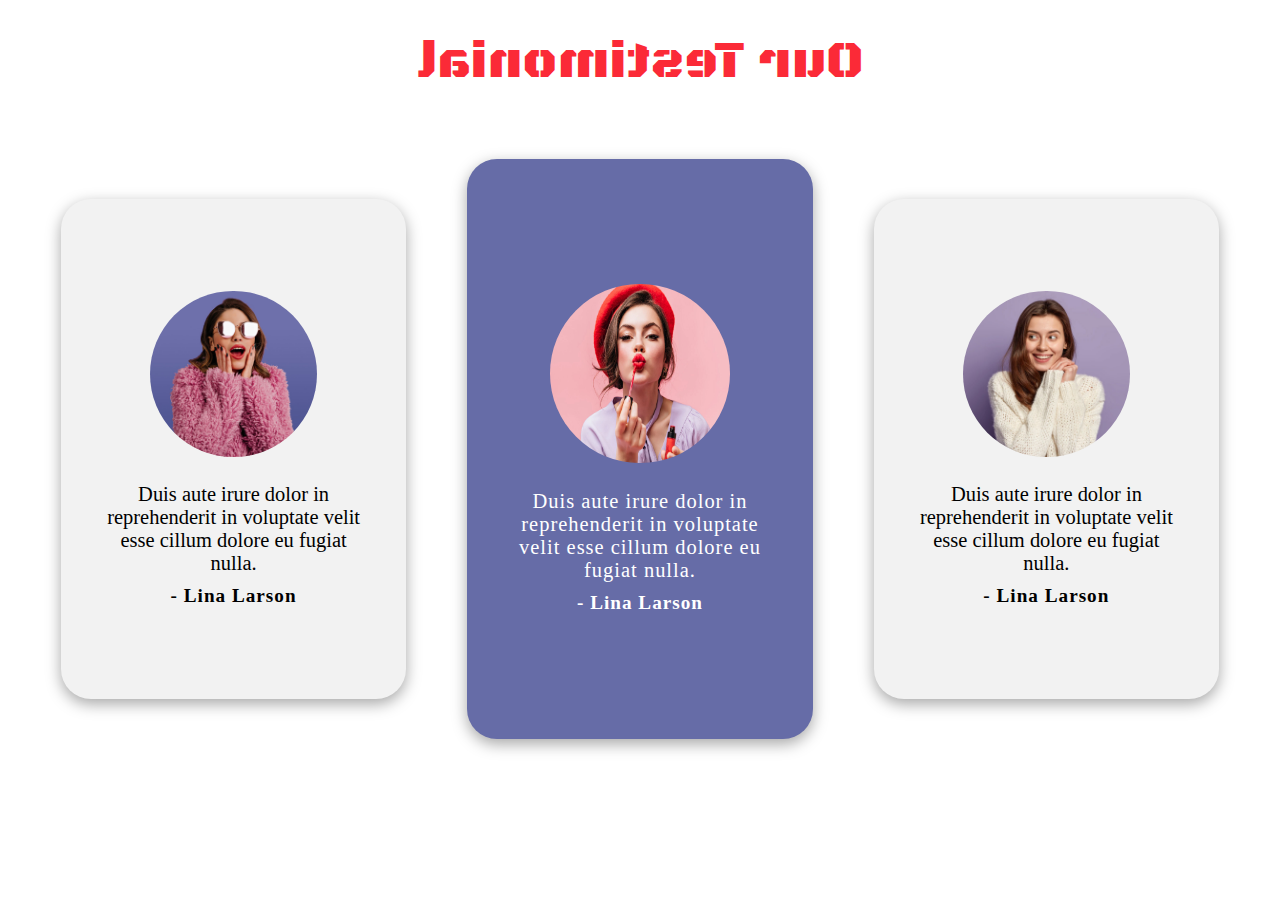
<file: css-test/index.html>
<!DOCTYPE html>
<html lang="en">
<head>
    <meta charset="UTF-8">
    <meta name="viewport" content="width=device-width, initial-scale=1.0">
    <title>css-test</title>
    <link rel="stylesheet" href="style.css">
    <link href="https://fonts.googleapis.com/css2?family=Black+Ops+One&display=swap" rel="stylesheet">
</head>
<body>

    <div class="head">
       <h1 class="thead">Our Testimonial</h1> 
    </div>
  <div class="testimonial">
    <div class="first">
        <img class="clientimg" src="first.jpg">
        <p class="tcontent">
            Duis aute irure dolor in reprehenderit in voluptate velit esse cillum dolore eu fugiat nulla.
        </p>
        <p class="name">
            - Lina Larson
        </p>
    </div>

    <div class="first" id="sec2">
        <img class="clientimg" id="simg" src="secound.jpg" >
        <p class="tcontent">
            Duis aute irure dolor in reprehenderit in voluptate velit esse cillum dolore eu fugiat nulla.
        </p>
        <p class="name">
            - Lina Larson
        </p>
    </div>

    <div class="first">
        <img class="clientimg" src="third.jpg" width="180vw" height="180vw" >
        <p class="tcontent">
            Duis aute irure dolor in reprehenderit in voluptate velit esse cillum dolore eu fugiat nulla.
        </p>
        <p class="name">
            - Lina Larson
        </p>
    </div>
  </div>

  


</body>
</html>
</file>
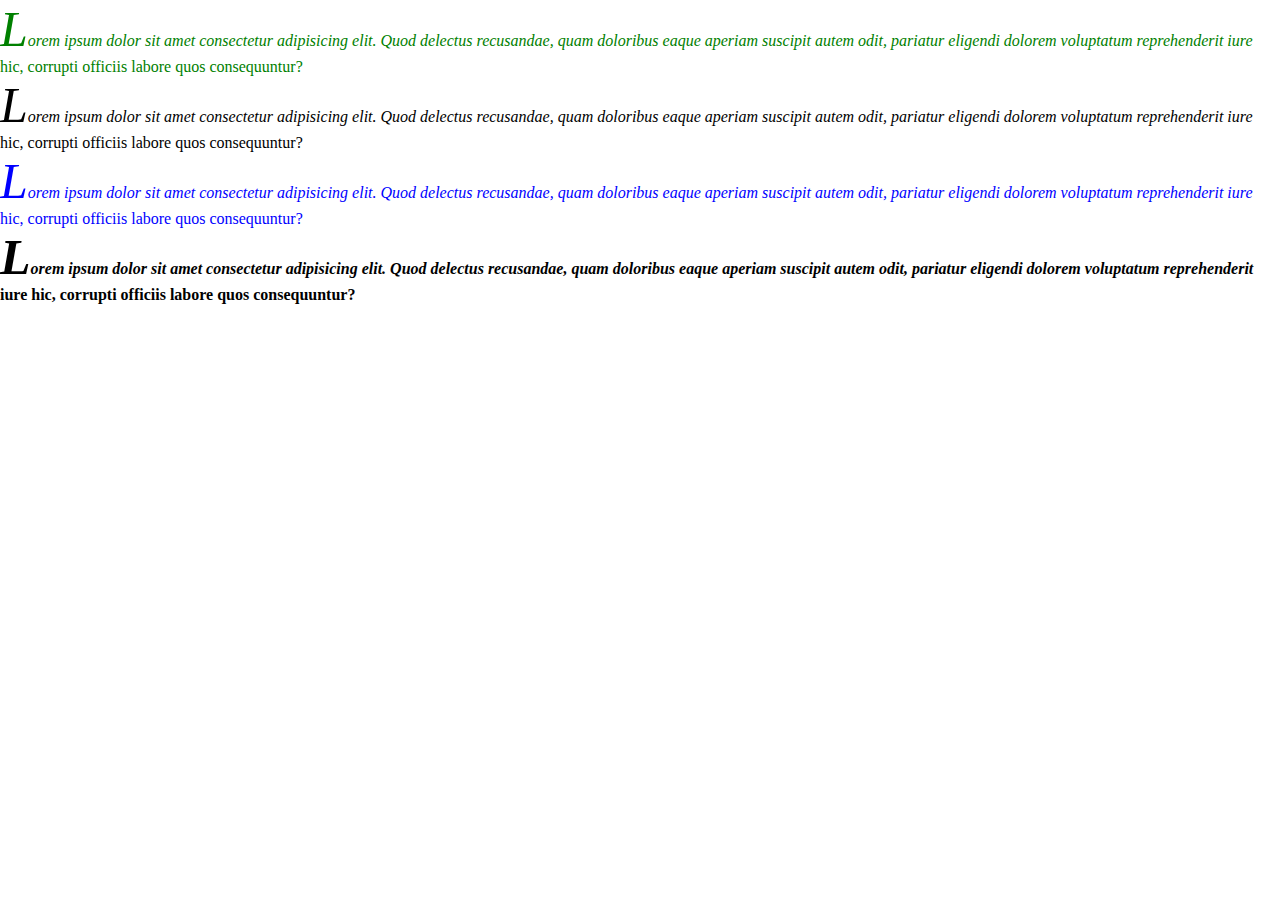
<file: task-10/index.html>
<!DOCTYPE html>
<html lang="en">
<head>
    <meta charset="UTF-8">
    <meta name="viewport" content="width=device-width, initial-scale=1.0">
    <title>task-10</title>
    <link rel="stylesheet" href="style.css">
</head>
<body>
<div>
  <p>Lorem ipsum dolor sit amet consectetur adipisicing elit. Quod delectus recusandae, quam doloribus eaque aperiam suscipit autem odit, pariatur eligendi dolorem voluptatum reprehenderit iure hic, corrupti officiis labore quos consequuntur?</p> 
  <p>Lorem ipsum dolor sit amet consectetur adipisicing elit. Quod delectus recusandae, quam doloribus eaque aperiam suscipit autem odit, pariatur eligendi dolorem voluptatum reprehenderit iure hic, corrupti officiis labore quos consequuntur?</p>   
  <p>Lorem ipsum dolor sit amet consectetur adipisicing elit. Quod delectus recusandae, quam doloribus eaque aperiam suscipit autem odit, pariatur eligendi dolorem voluptatum reprehenderit iure hic, corrupti officiis labore quos consequuntur?</p>   
  <p>Lorem ipsum dolor sit amet consectetur adipisicing elit. Quod delectus recusandae, quam doloribus eaque aperiam suscipit autem odit, pariatur eligendi dolorem voluptatum reprehenderit iure hic, corrupti officiis labore quos consequuntur?</p>   
  
</div>
</body>
</html>
</file>
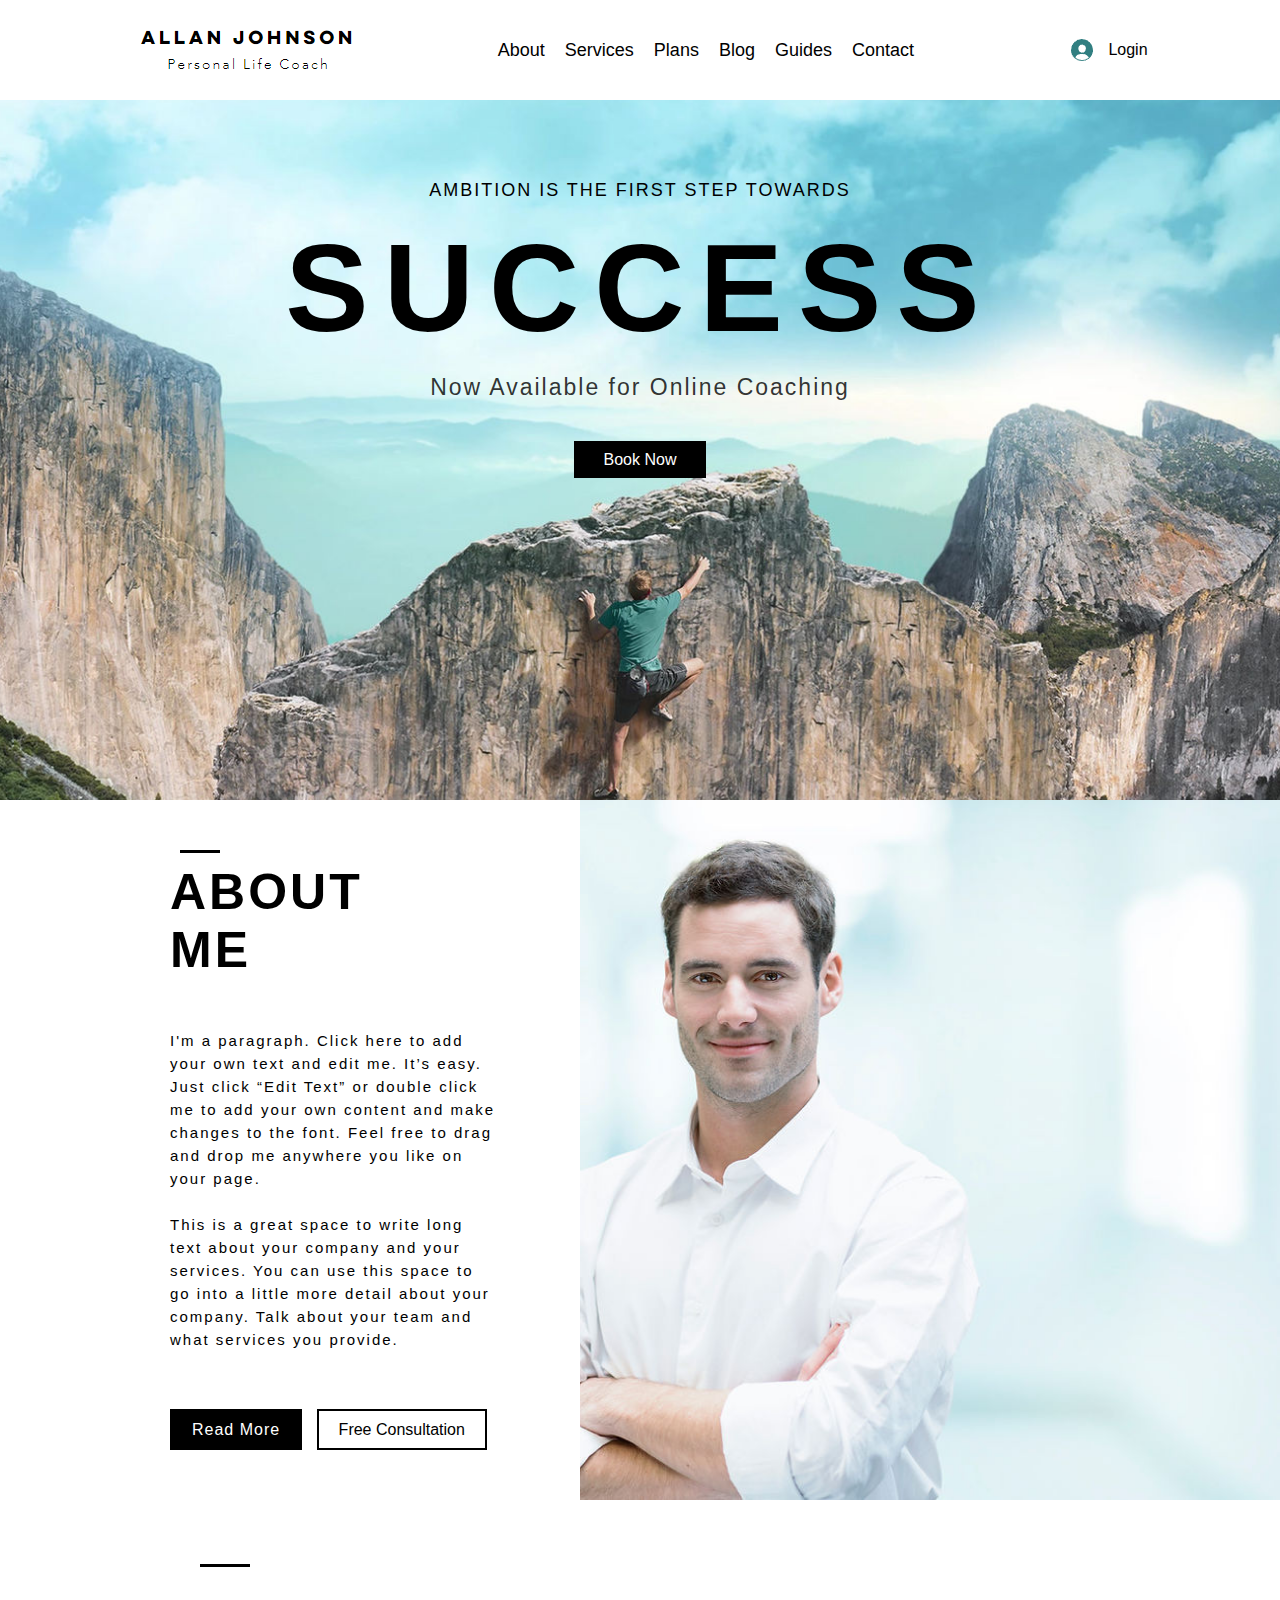
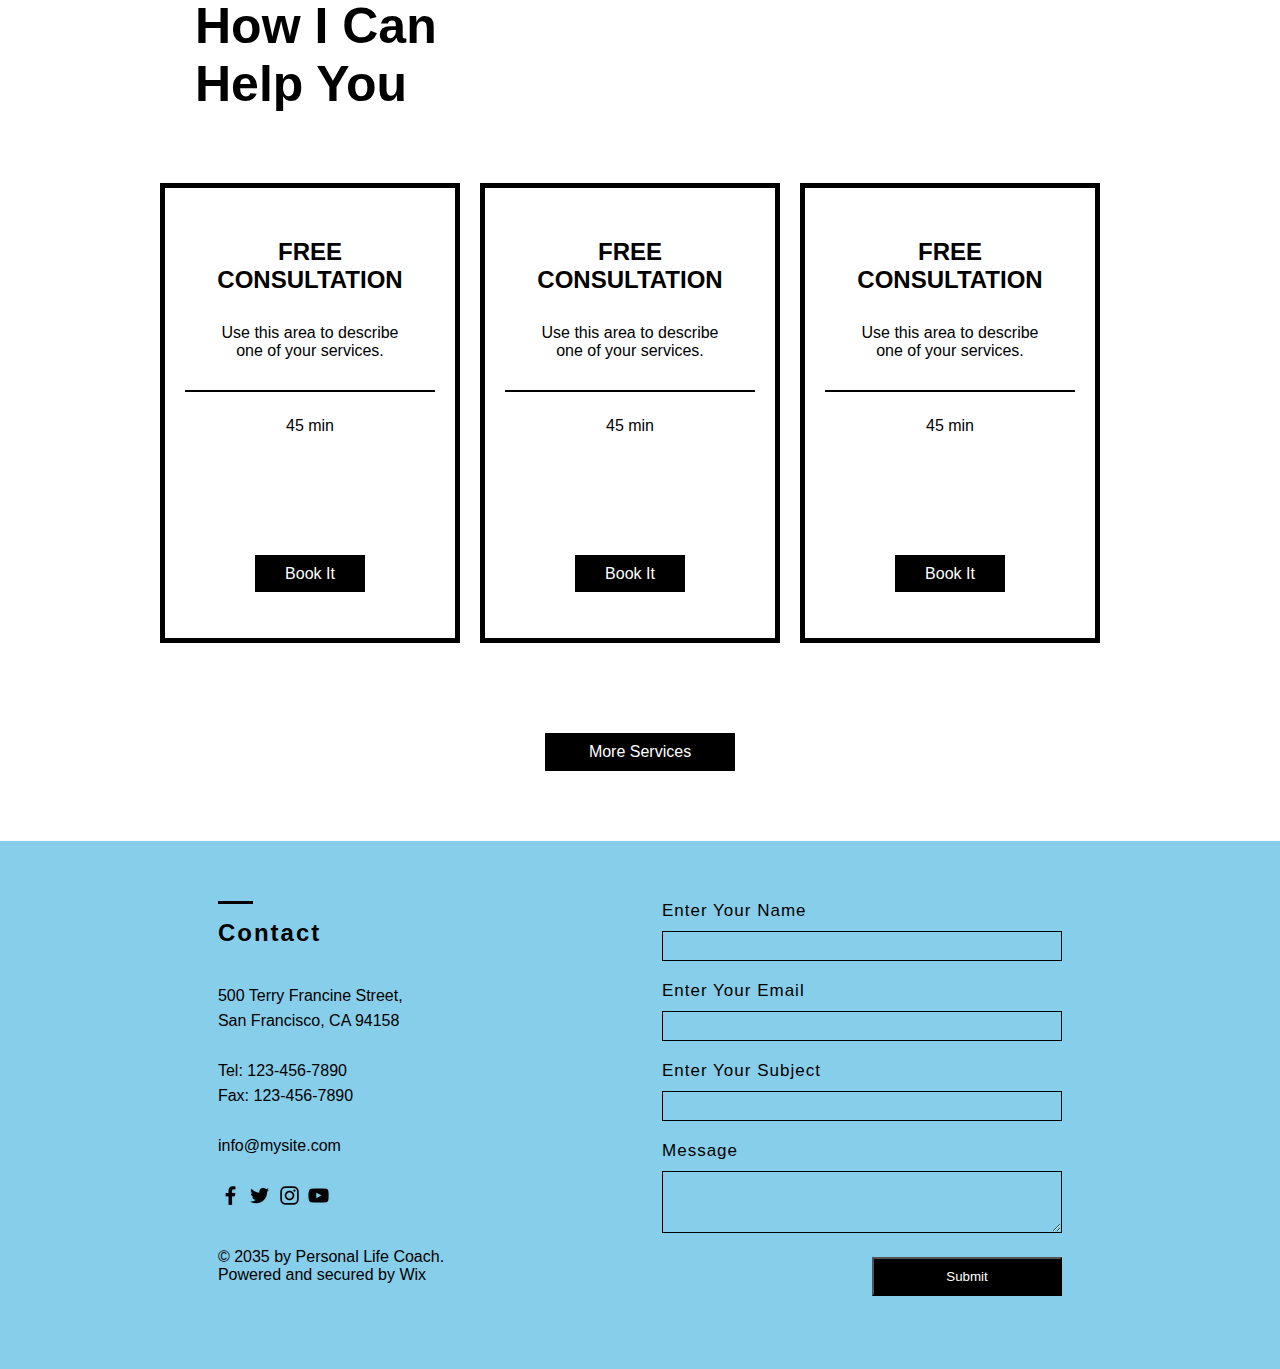
<file: task-11/index.html>
<!DOCTYPE html>
<html lang="en">
<head>
    <meta charset="UTF-8">
    <meta name="viewport" content="width=device-width, initial-scale=1.0">
    <title>site-1</title>
    <link rel="stylesheet" href="style.css">
</head>
<body>
    <header>
        <div class="logo">
            <img src="logosite1.png" class="logoimg">
        </div>
        <nav class="nav-link">
            <ul>
                <li><a href="#">About</a></li>
                <li><a href="#">Services</a></li>
                <li><a href="#">Plans</a></li>
                <li><a href="#">Blog</a></li>
                <li><a href="#">Guides</a></li>
                <li><a href="#">Contact</a></li>
            </ul>
        </nav>
            <div class="login">
                <img src="usersite1.png" class="user">
                <a href="#">Login</a>
            </div>
    </header>

    <section class="banner">
        <p class="bparagraph">
            AMBITION IS THE FIRST STEP TOWARDS
        </p>
        <h1 class="bhead">
            SUCCESS
        </h1>
        <p class="blastp">Now Available for Online Coaching</p>
        <a href="#" class="bbtn">Book Now</a>
    </section>

    <section class="about">
        <div class="left">
            <hr class="ahr" size="5" color="black">
            <h1 class="ahead">ABOUT <br>ME</h1>
            <p class="aparagraph">I'm a paragraph. Click here to add your own text and edit me. It’s easy. Just click “Edit Text” or double click me to add your own content and make changes to the font. Feel free to drag and drop me anywhere you like on your page. ​<br><br>This is a great space to write long text about your company and your services. You can use this space to go into a little more detail about your company. Talk about your team and what services you provide.</p>
            <div class="abtnsec">
                <a href="#" class="readbtn">Read More</a>
                <a href="#" class="conbtn">Free Consultation</a>
            </div>
        </div>

        <div class="right">
            <img src="righta.jpg" class="rimg">
        </div>
    </section>

    <section class="help">
      <div class="top">
        <hr class="hhr" size="5" color="black">
        <h1 class="hhead">How I Can <br> Help You</h1>
      </div>
      <div class="middle">
        <div class="box1">
            <h2 class="hbhead">FREE <br>CONSULTATION</h2>
            <p class="mparagraph">Use this area to describe one of your services.</p>
            <p class="min">45 min</p>
            <a href="#" class="bbtn">Book It</a>
        </div>

        <div class="box1">
            <h2 class="hbhead">FREE<br>CONSULTATION</h2>
            <p class="mparagraph">Use this area to describe one of your services.</p>
            <p class="min">45 min</p>
            <a href="#" class="bbtn">Book It</a>
        </div>

        <div class="box1">
            <h2 class="hbhead">FREE <br>CONSULTATION</h2>
            <p class="mparagraph">Use this area to describe one of your services.</p>
            <p class="min">45 min</p>
            <a href="#" class="bbtn">Book It</a>
        </div>
      </div>
      <div class="end">
        <a href="#" class="bbtn1">More Services</a>
      </div>
    </section>

    <footer>
        <div class="footleft">
            <hr class="fhr" size="5" color="black">
            <h2 class="foohead">Contact</h2>
            <br><br>
            <p class="add">500 Terry Francine Street,<br> San Francisco, CA 94158<br><br>Tel: 123-456-7890<br>Fax: 123-456-7890<br><br>info@mysite.com</p>  
            <div class="social">
                <img src="fb.png" class="soimg">
                <img src="twitter.png" class="soimg">
                <img src="insta.png" class="soimg">
                <img src="youtube.png" class="soimg"><br><br><br>

                <p class="copyright">© 2035 by Personal Life Coach.<br> Powered and secured by Wix</p>
            </div>
        </div>

        <div class="footright">
            <form class="footform" action="#">
                <label class="fool">Enter Your Name</label><br>
                <input type="text" class="name infoo"><br>

                <label class="fool">Enter Your Email</label><br>
                <input type="email" class="email infoo"><br>

                <label class="fool">Enter Your Subject</label><br>
                <input type="text" class="sub infoo"><br>

                <label class="fool">Message</label><br>
                <textarea class="msg " id="w3review" name="w3review" rows="4" cols="50"></textarea><br>

                <button class="foobtn">Submit</button>
            </form>
        </div>
    </footer>
</body>
</html>
</file>
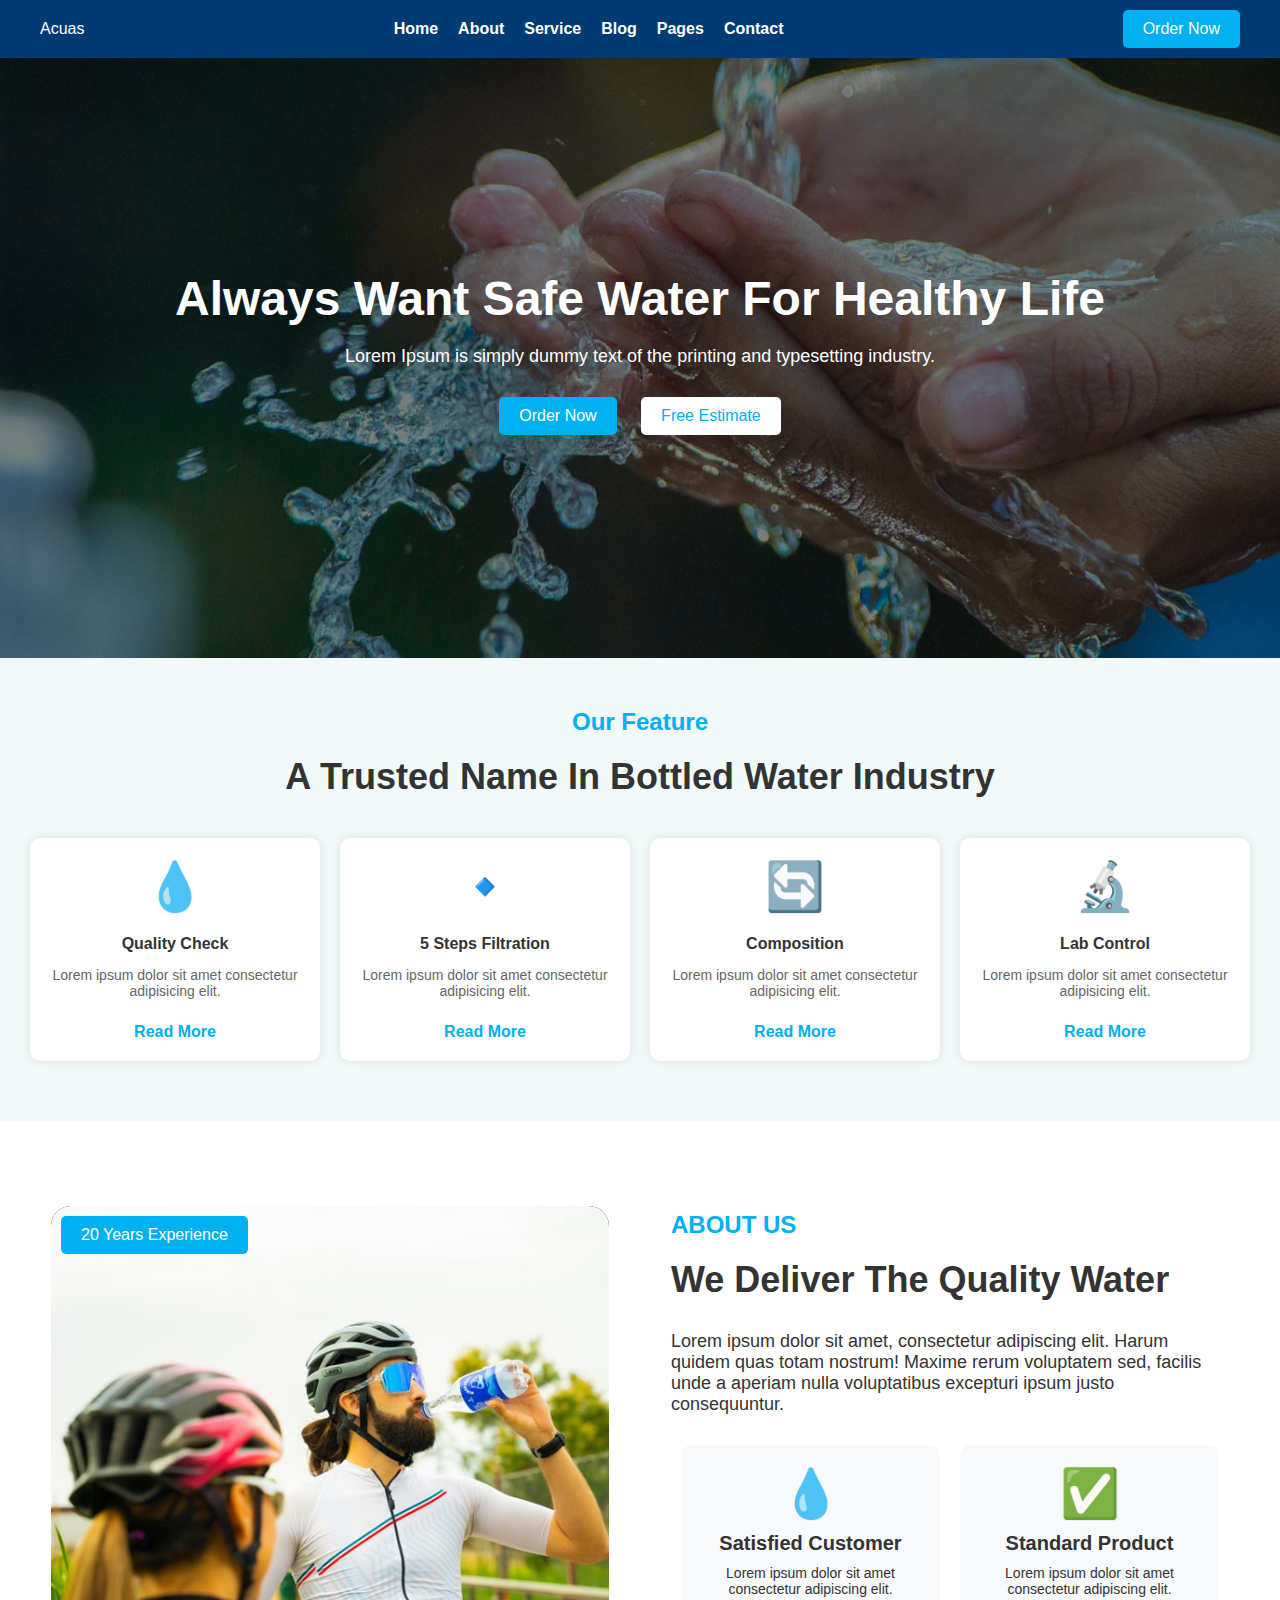
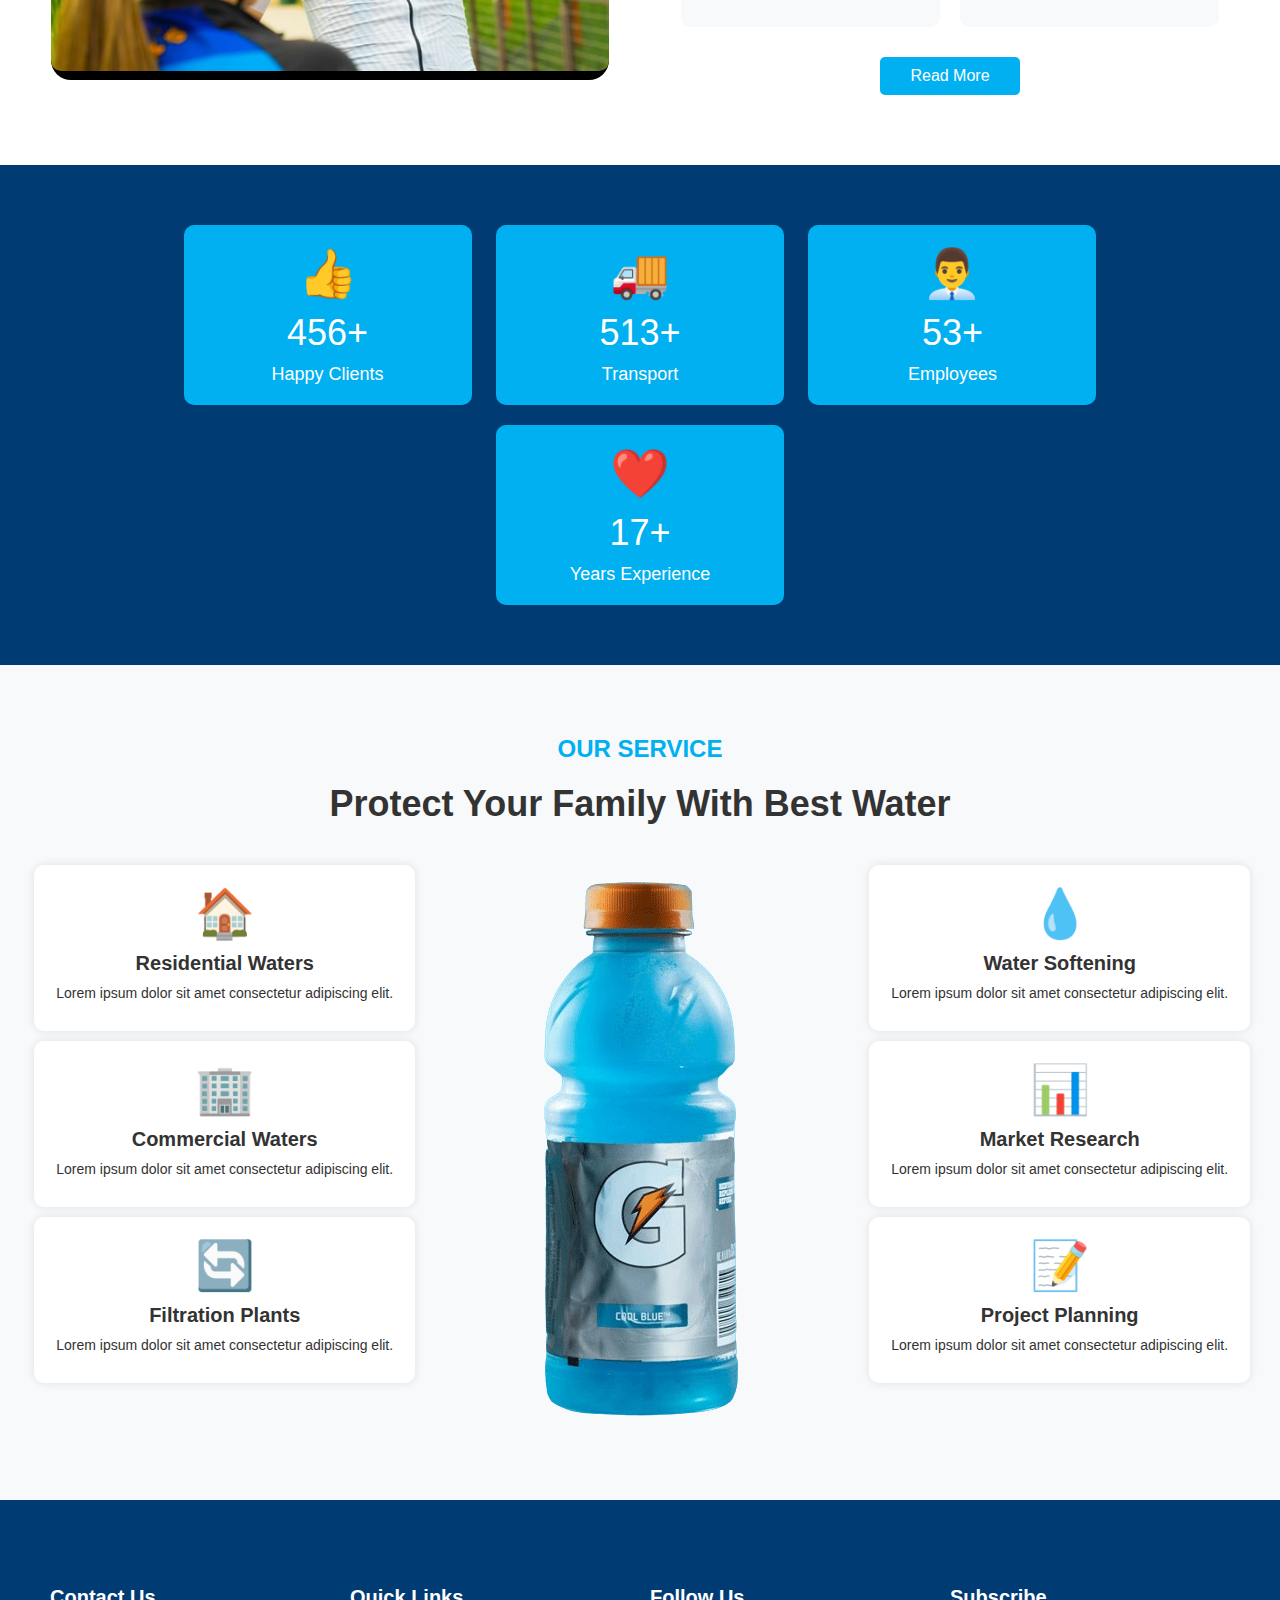
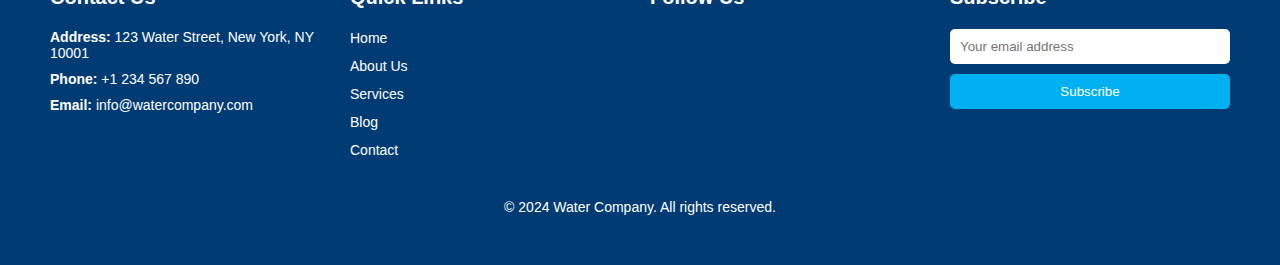
<file: task-12/index.html>
<!DOCTYPE html>
<html lang="en">
<head>
    <meta charset="UTF-8">
    <meta name="viewport" content="width=device-width, initial-scale=1.0">
    <title>task-12</title>
    <link rel="stylesheet" href="style.css">
    <link rel="stylesheet" href="https://cdnjs.cloudflare.com/ajax/libs/font-awesome/6.5.2/css/all.min.css" integrity="sha512-SnH5WK+bZxgPHs44uWIX+LLJAJ9/2PkPKZ5QiAj6Ta86w+fsb2TkcmfRyVX3pBnMFcV7oQPJkl9QevSCWr3W6A==" crossorigin="anonymous" referrerpolicy="no-referrer" />
</head>
<body>
    <header class="header">
        <nav class="navbar">
            <div class="logo">Acuas</div>
            <ul class="nav-menu">
                <li><a href="#">Home</a></li>
                <li><a href="#">About</a></li>
                <li><a href="#">Service</a></li>
                <li><a href="#">Blog</a></li>
                <li><a href="#">Pages</a></li>
                <li><a href="#">Contact</a></li>
            </ul>
            <div class="nav-buttons">
                <a href="#" class="nav-button">Order Now</a>
            </div>
        </nav>
    </header>

    <section class="hero">
        <div class="hero-content">
            <h1>Always Want Safe Water For Healthy Life</h1>
            <p>Lorem Ipsum is simply dummy text of the printing and typesetting industry.</p>
            <div class="hero-buttons">
                <a href="#" class="btn primary-btn">Order Now</a>
                <a href="#" class="btn secondary-btn">Free Estimate</a>
            </div>
        </div>
    </section>

    <section class="features">
        <h2>Our Feature</h2>
        <h3>A Trusted Name In Bottled Water Industry</h3>
        <div class="feature-cards">
            <div class="feature-card">
                <div class="icon">💧</div>
                <h4>Quality Check</h4>
                <p>Lorem ipsum dolor sit amet consectetur adipisicing elit.</p>
                <a href="#">Read More</a>
            </div>
            <div class="feature-card">
                <div class="icon">🔹</div>
                <h4>5 Steps Filtration</h4>
                <p>Lorem ipsum dolor sit amet consectetur adipisicing elit.</p>
                <a href="#">Read More</a>
            </div>
            <div class="feature-card">
                <div class="icon">🔄</div>
                <h4>Composition</h4>
                <p>Lorem ipsum dolor sit amet consectetur adipisicing elit.</p>
                <a href="#">Read More</a>
            </div>
            <div class="feature-card">
                <div class="icon">🔬</div>
                <h4>Lab Control</h4>
                <p>Lorem ipsum dolor sit amet consectetur adipisicing elit.</p>
                <a href="#">Read More</a>
            </div>
        </div>
    </section>

    <section class="about">
        <div class="about-container">
            <div class="about-image">
                <div class="experience">20 Years Experience</div>
                <img src="about.jpg" alt="About Us" class="aboutimg">
            </div>
            <div class="about-content">
                <h2>ABOUT US</h2>
                <h3>We Deliver The Quality Water</h3>
                <p>Lorem ipsum dolor sit amet, consectetur adipiscing elit. Harum quidem quas totam nostrum! Maxime rerum voluptatem sed, facilis unde a aperiam nulla voluptatibus excepturi ipsum justo consequuntur.</p>
                <div class="about-features">
                    <div class="about-feature">
                        <div class="icon">💧</div>
                        <h4>Satisfied Customer</h4>
                        <p>Lorem ipsum dolor sit amet consectetur adipiscing elit.</p>
                    </div>
                    <div class="about-feature">
                        <div class="icon">✅</div>
                        <h4>Standard Product</h4>
                        <p>Lorem ipsum dolor sit amet consectetur adipiscing elit.</p>
                    </div>
                </div>
                <a href="#" class="read-more">Read More</a>
            </div>
        </div>
    </section>


    <section class="stats">
        <div class="stat">
            <div class="icon">👍</div>
            <div class="number">456+</div>
            <div class="description">Happy Clients</div>
        </div>
        <div class="stat">
            <div class="icon">🚚</div>
            <div class="number">513+</div>
            <div class="description">Transport</div>
        </div>
        <div class="stat">
            <div class="icon">👨‍💼</div>
            <div class="number">53+</div>
            <div class="description">Employees</div>
        </div>
        <div class="stat">
            <div class="icon">❤️</div>
            <div class="number">17+</div>
            <div class="description">Years Experience</div>
        </div>
    </section>

    <section class="services">
        <h2>OUR SERVICE</h2>
        <h3>Protect Your Family With Best Water</h3>
        <div class="service-cards">
            <div class="servicecardleft">
            <div class="service-card">
                <div class="icon">🏠</div>
                <h4>Residential Waters</h4>
                <p>Lorem ipsum dolor sit amet consectetur adipiscing elit.</p>
            </div>
            <div class="service-card">
                <div class="icon">🏢</div>
                <h4>Commercial Waters</h4>
                <p>Lorem ipsum dolor sit amet consectetur adipiscing elit.</p>
            </div>
            <div class="service-card">
                <div class="icon">🔄</div>
                <h4>Filtration Plants</h4>
                <p>Lorem ipsum dolor sit amet consectetur adipiscing elit.</p>
            </div>

        </div>
        <div class="servicecardmiddle">
            <img src="water.png" class="watimg">
        </div>
        <div class="servicecardright">
            <div class="service-card">
                <div class="icon">💧</div>
                <h4>Water Softening</h4>
                <p>Lorem ipsum dolor sit amet consectetur adipiscing elit.</p>
            </div>
            <div class="service-card">
                <div class="icon">📊</div>
                <h4>Market Research</h4>
                <p>Lorem ipsum dolor sit amet consectetur adipiscing elit.</p>
            </div>
            <div class="service-card">
                <div class="icon">📝</div>
                <h4>Project Planning</h4>
                <p>Lorem ipsum dolor sit amet consectetur adipiscing elit.</p>
            </div>
        </div>
        </div>
    </section>

    <footer class="footer">
        <div class="footer-container">
            <div class="footer-column">
                <h4>Contact Us</h4>
                <p><strong>Address:</strong> 123 Water Street, New York, NY 10001</p>
                <p><strong>Phone:</strong> +1 234 567 890</p>
                <p><strong>Email:</strong> info@watercompany.com</p>
            </div>
            <div class="footer-column">
                <h4>Quick Links</h4>
                <ul>
                    <li><a href="#">Home</a></li>
                    <li><a href="#">About Us</a></li>
                    <li><a href="#">Services</a></li>
                    <li><a href="#">Blog</a></li>
                    <li><a href="#">Contact</a></li>
                </ul>
            </div>
            <div class="footer-column">
                <h4>Follow Us</h4>
                <div class="social-icons">
                    <a href="#"><i class="fa-brands fa-facebook fa-xl"></i></a>
                    <a href="#"><i class="fa-brands fa-instagram fa-xl"></i></a>
                    <a href="#"><i class="fa-brands fa-twitter fa-xl"></i></a>
                    <a href="#"><i class="fa-brands fa-linkedin fa-xl"></i></a>
                </div>
            </div>
            <div class="footer-column">
                <h4>Subscribe</h4>
                <form>
                    <input type="email" placeholder="Your email address">
                    <button type="submit">Subscribe</button>
                </form>
            </div>
        </div>
        <div class="footer-bottom">
            <p>&copy; 2024 Water Company. All rights reserved.</p>
        </div>
    </footer>
    
</body>
</html>
</file>
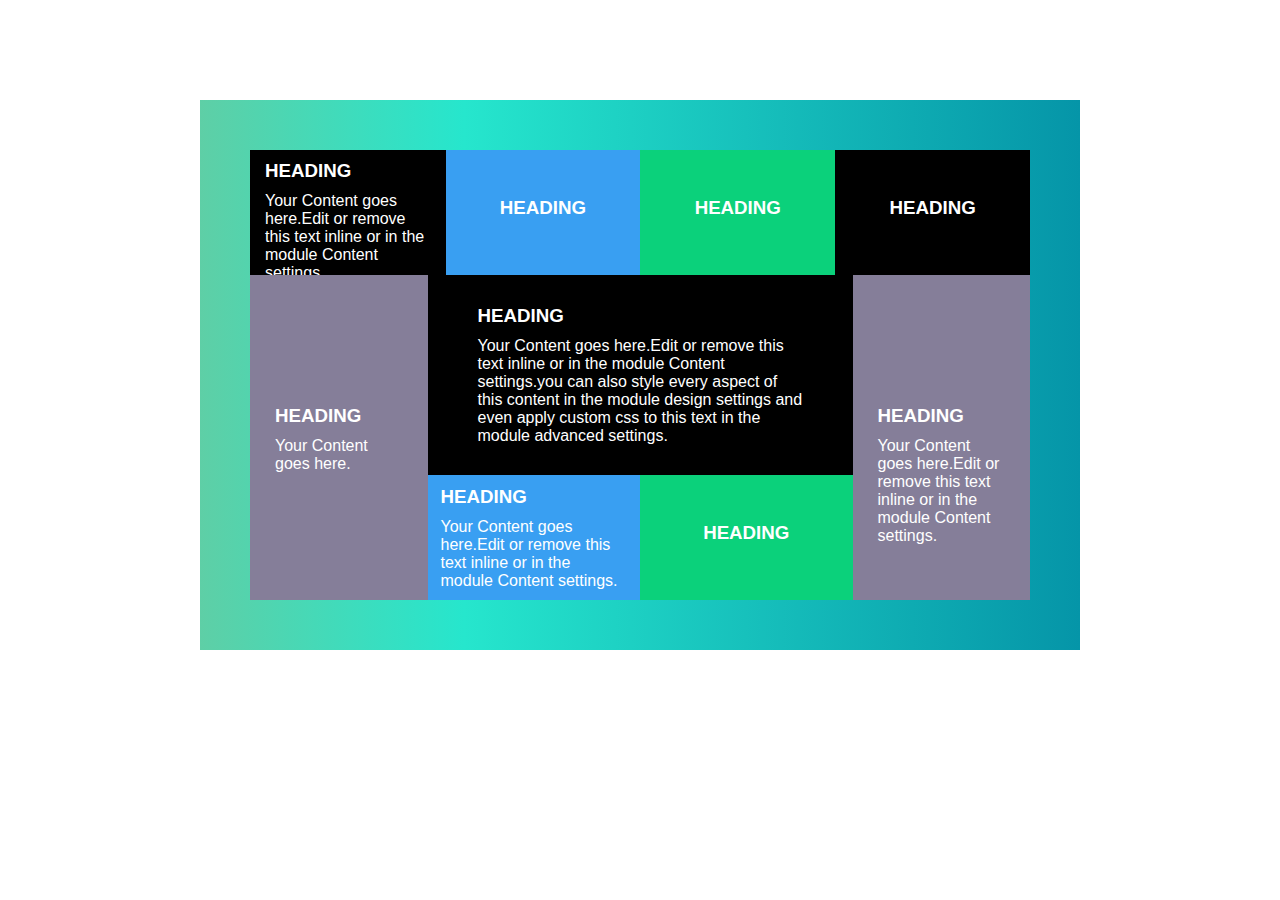
<file: task-13/index.html>
<!DOCTYPE html>
<html lang="en">
<head>
    <meta charset="UTF-8">
    <meta name="viewport" content="width=device-width, initial-scale=1.0">
    <title>Document</title>
    <link rel="stylesheet" href="style.css">

</head>
<body>
    <header>
        <div class="box-container">
        <div class="head">
            <h3 class="hhead">HEADING</h3>
            <p class="hp">Your Content goes here.Edit or remove this text inline or in the module Content settings.</p>
        </div>
        <div class="headblue">
            <h3 class="hhead">HEADING</h3>
        </div>
        <div class="headgreen">
            <h3 class="hhead">HEADING</h3>
        </div>
        <div class="headblack">
            <h3 class="hhead">HEADING</h3>
        </div>
    </div>

    <div class="box-container-side">

        <div class="left-sidebar">
            <h3 class="hhead">HEADING</h3>
            <p class="hp">Your Content goes here.</p>
        </div>
        <div class="middle-container">
        <div class="middle-content">
            <h3 class="hhead">HEADING</h3>
            <p class="hp">Your Content goes here.Edit or remove this text inline or in the module Content settings.you can also style every aspect of this content in the module design settings and even apply custom css to this text in the module advanced settings.</p>
        </div>
       

        <div class="box-container">
            <div class="headblueside">
                <h3 class="hhead">HEADING</h3>
                <p class="hp">Your Content goes here.Edit or remove this text inline or in the module Content settings.</p>

            </div>
            <div class="headgreenside">
                <h3 class="hhead">HEADING</h3>
            </div>
            </div>
        </div>

        <div class="right-sidebar">
            <h3 class="hhead">HEADING</h3>
            <p class="hp">Your Content goes here.Edit or remove this text inline or in the module Content settings.</p>
        </div>
    </div>


    </header>


</body>
</html>
</file>
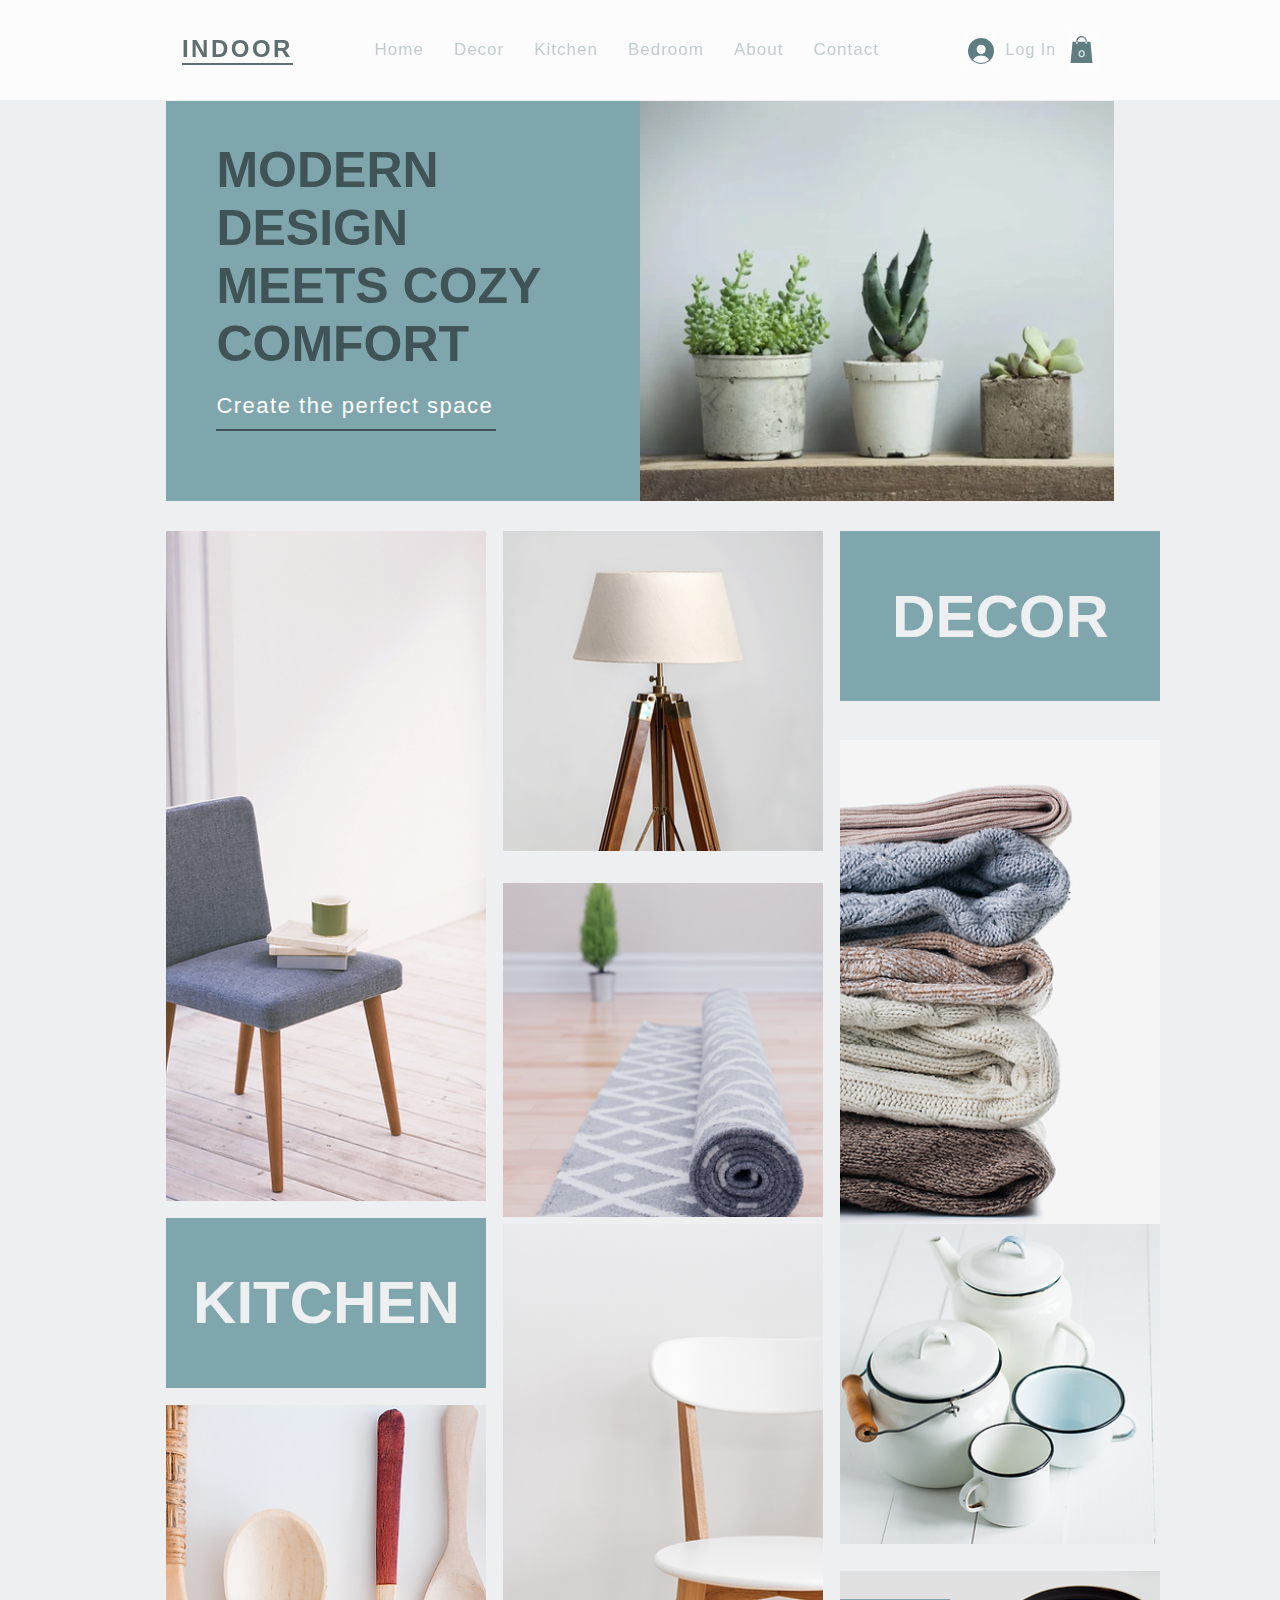
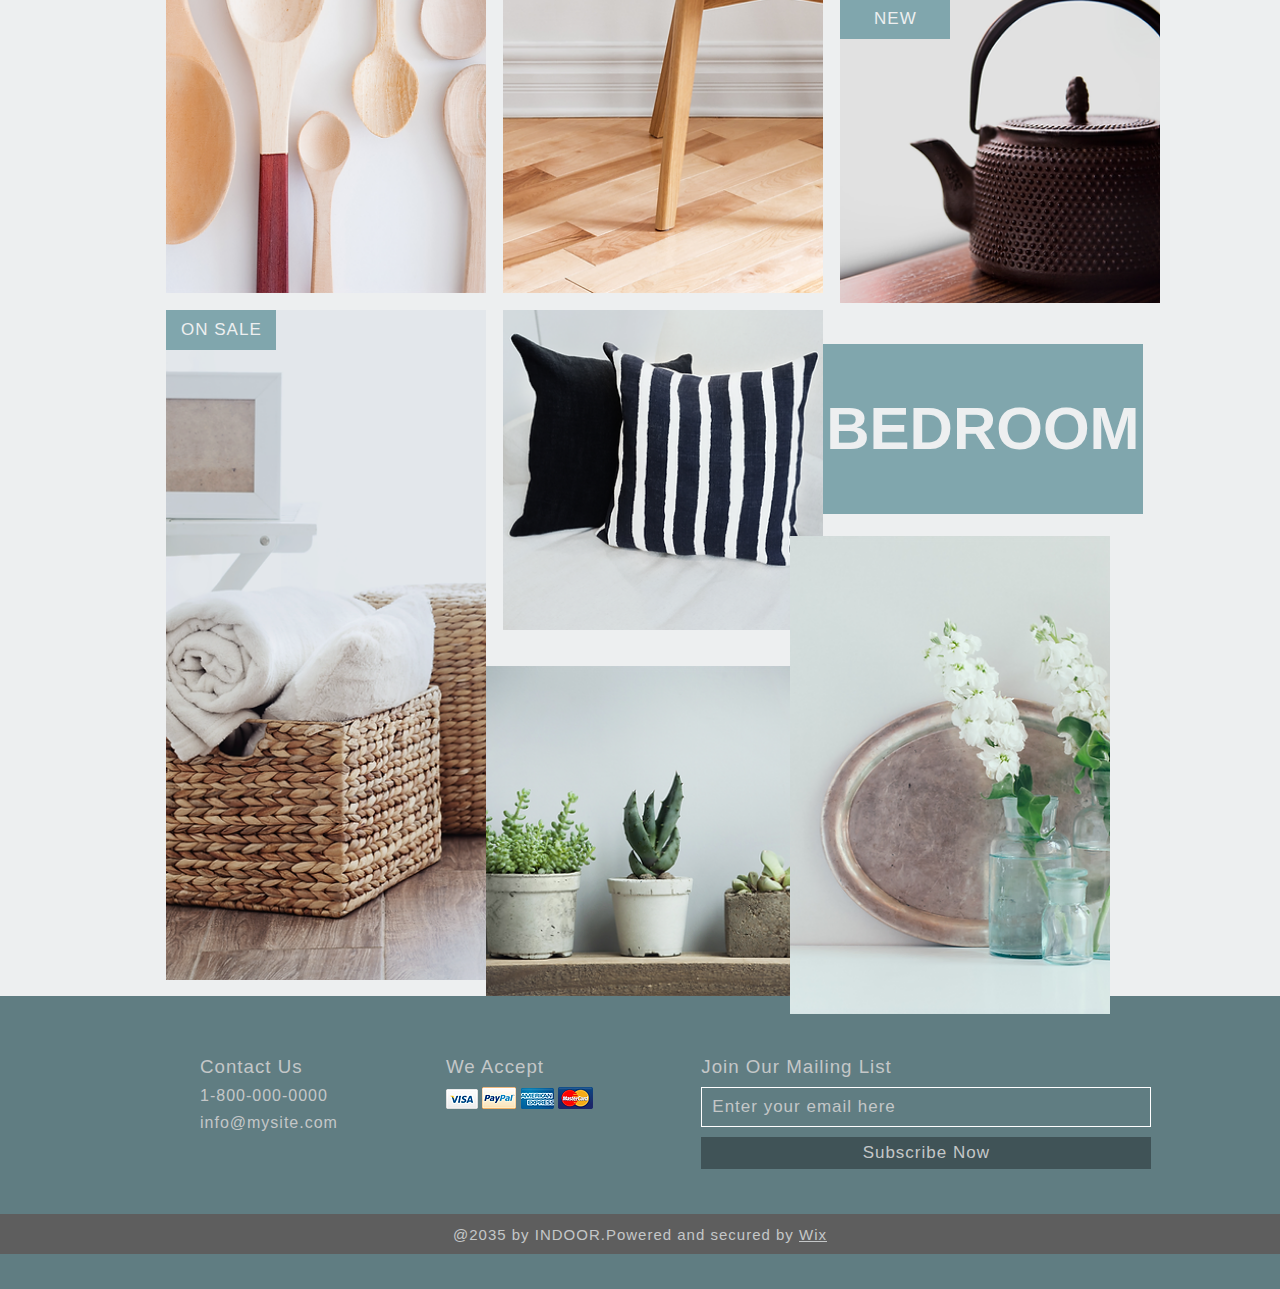
<file: task-14/index.html>
<!DOCTYPE html>
<html lang="en">
<head>
    <meta charset="UTF-8">
    <meta name="viewport" content="width=device-width, initial-scale=1.0">
    <title>task-14</title>
    <link rel="stylesheet" href="style.css">
    <link rel="stylesheet" href="https://cdnjs.cloudflare.com/ajax/libs/font-awesome/6.5.2/css/all.min.css" integrity="sha512-SnH5WK+bZxgPHs44uWIX+LLJAJ9/2PkPKZ5QiAj6Ta86w+fsb2TkcmfRyVX3pBnMFcV7oQPJkl9QevSCWr3W6A==" crossorigin="anonymous" referrerpolicy="no-referrer" />
</head>
<body>
    <header>
        <div class="logo">
            <h1 class="logoname">INDOOR</h1>
        </div>

        <nav class="nav-link">
            <ul class="list-nav">
            <li><a href="#">Home</a></li>
            <li><a href="#">Decor</a></li>
            <li><a href="#">Kitchen</a></li>
            <li><a href="#">Bedroom</a></li>
            <li><a href="#">About</a></li>
            <li><a href="#">Contact</a></li>           
        </ul>
        </nav>

        <div class="login">
            <img src="user.png" class="user limg">
            <a class="ubtn" href="#">Log In</a>
            <img src="bag.png" class="bag limg">
        </div>
    </header>

    <section class="banner">
        <div class="banner-container">
        <div class="left">
            <h1 class="bhead">
                MODERN<br> DESIGN<br> MEETS COZY COMFORT
            </h1>
            <h3 class="bpara">
                Create the perfect space 
            </h3>
            <hr class="lefthr" width="280" color="#405357">
        </div>
        <div class="right">
            <img src="banner.webp" class="rimg">
        </div>
    </div>
    </section>

    <section class="gallery">
        <div class="banner-container gel">
            <img src="g1.webp" class="g1">
            <img src="g2.webp" class="g2">
            <div class="boximg1 boximg">
                <h1 class="ghead1">DECOR</h1>
            </div>
        </div>
        <div class="banner-container gel">

        <div class="boximg2 boximg">
            <h1 class="ghead2">KITCHEN</h1>
        </div>
            <img src="g3.webp" class="g3">
            <img src="g4.webp" class="g4">

        </div>

        <div class="banner-container gel">
                <img src="g5.webp" class="g5">
                <img src="g6.webp" class="g6">
                <img src="g7.webp" class="g7">
            </div>

            <div class="banner-container gel">
                <div class="boximg3">
                <img src="g9.webp" class="g9">
                <p class="sale">ON SALE</p>
                </div>
                <img src="g10.webp" class="g10">
                <div class="boximg4">
                <img src="g8.webp" class="g8">
                <p class="salen">NEW</p>

                </div>
            </div>
            <div class="banner-container gel">
                <img src="g11.webp" class="g11">
                <div class="boximg5 boximg">
                    <h1 class="ghead3">BEDROOM</h1>
                </div>


               </div>
               <div class="banner-container gel end">

               <img src="g12.webp" class="g12">
               </div>

           </div>
    </section>

    <footer>
        <div class="footer-container">
            <div class="contact">
                <h3 class="fhead">Contact Us</h3>
                <p class="pcontact">1-800-000-0000</p>
                <a href="#" class="agmail">info@mysite.com</a>
                <div class="social">
                    <i class="fa-brands fa-facebook-f"></i>
                    <i class="fa-brands fa-twitter"></i>
                    <i class="fa-brands fa-pinterest-p"></i>
                </div>

            </div>

            <div class="aceept">
                <h3 class="fhead">We Accept</h3>
                <div class="weimg">
                    <img src="visa1.png" class="weimgs visa">
                    <img src="paypal2.png" class="weimgs paypal">
                    <img src="another3.png" class="weimgs another3">
                    <img src="another4.png" class="weimgs another4">
                </div>

            </div>

            <div class="formsec">
                <h3 class="fhead">Join Our Mailing List</h3>
                <fomr action="#">
                    <input type="email" placeholder="Enter your email here" class="emailfield"><br>
                    <button class="fbtn">Subscribe Now</button>
                </fomr>
            </div>
        </div>
        <div class="copyright">
            <p class="copy">@2035 by INDOOR.Powered and secured by <a href="#">Wix</a></p>
        </div>
    </footer>
</body>
</html>
</file>
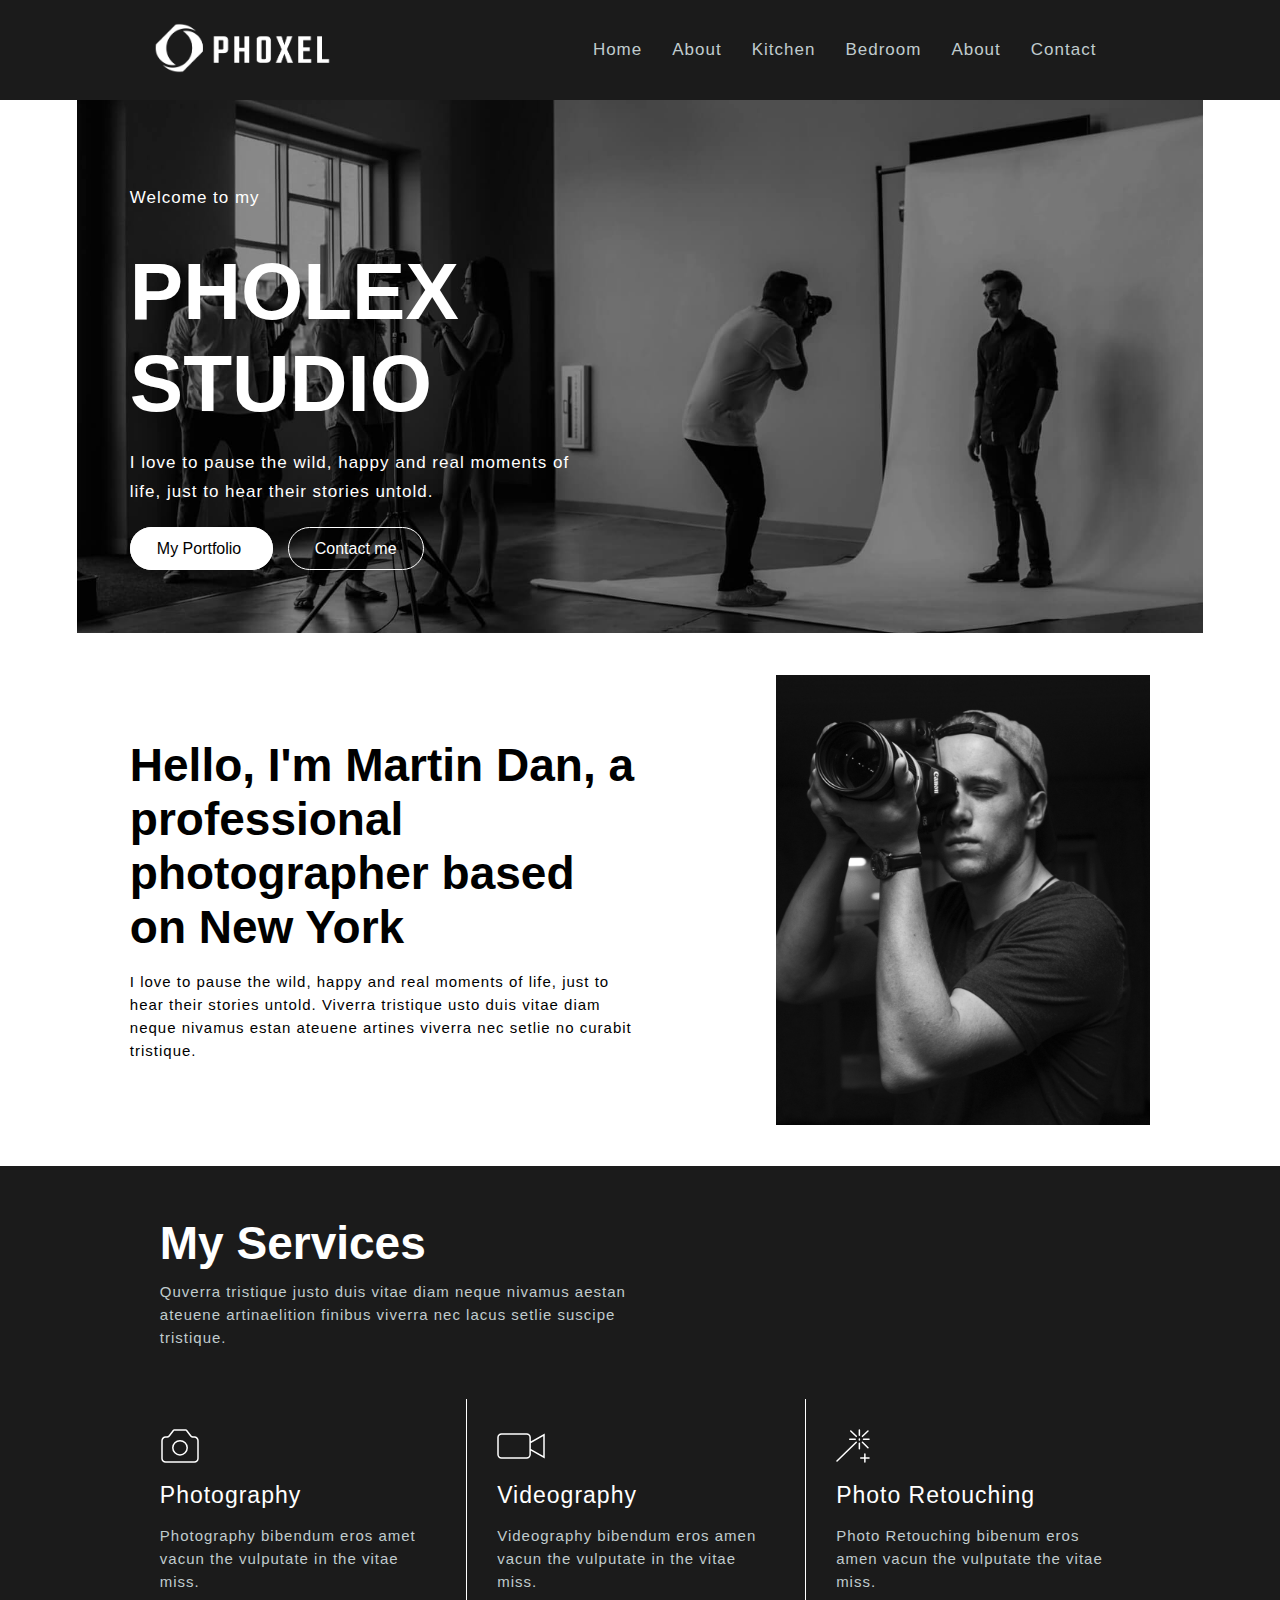
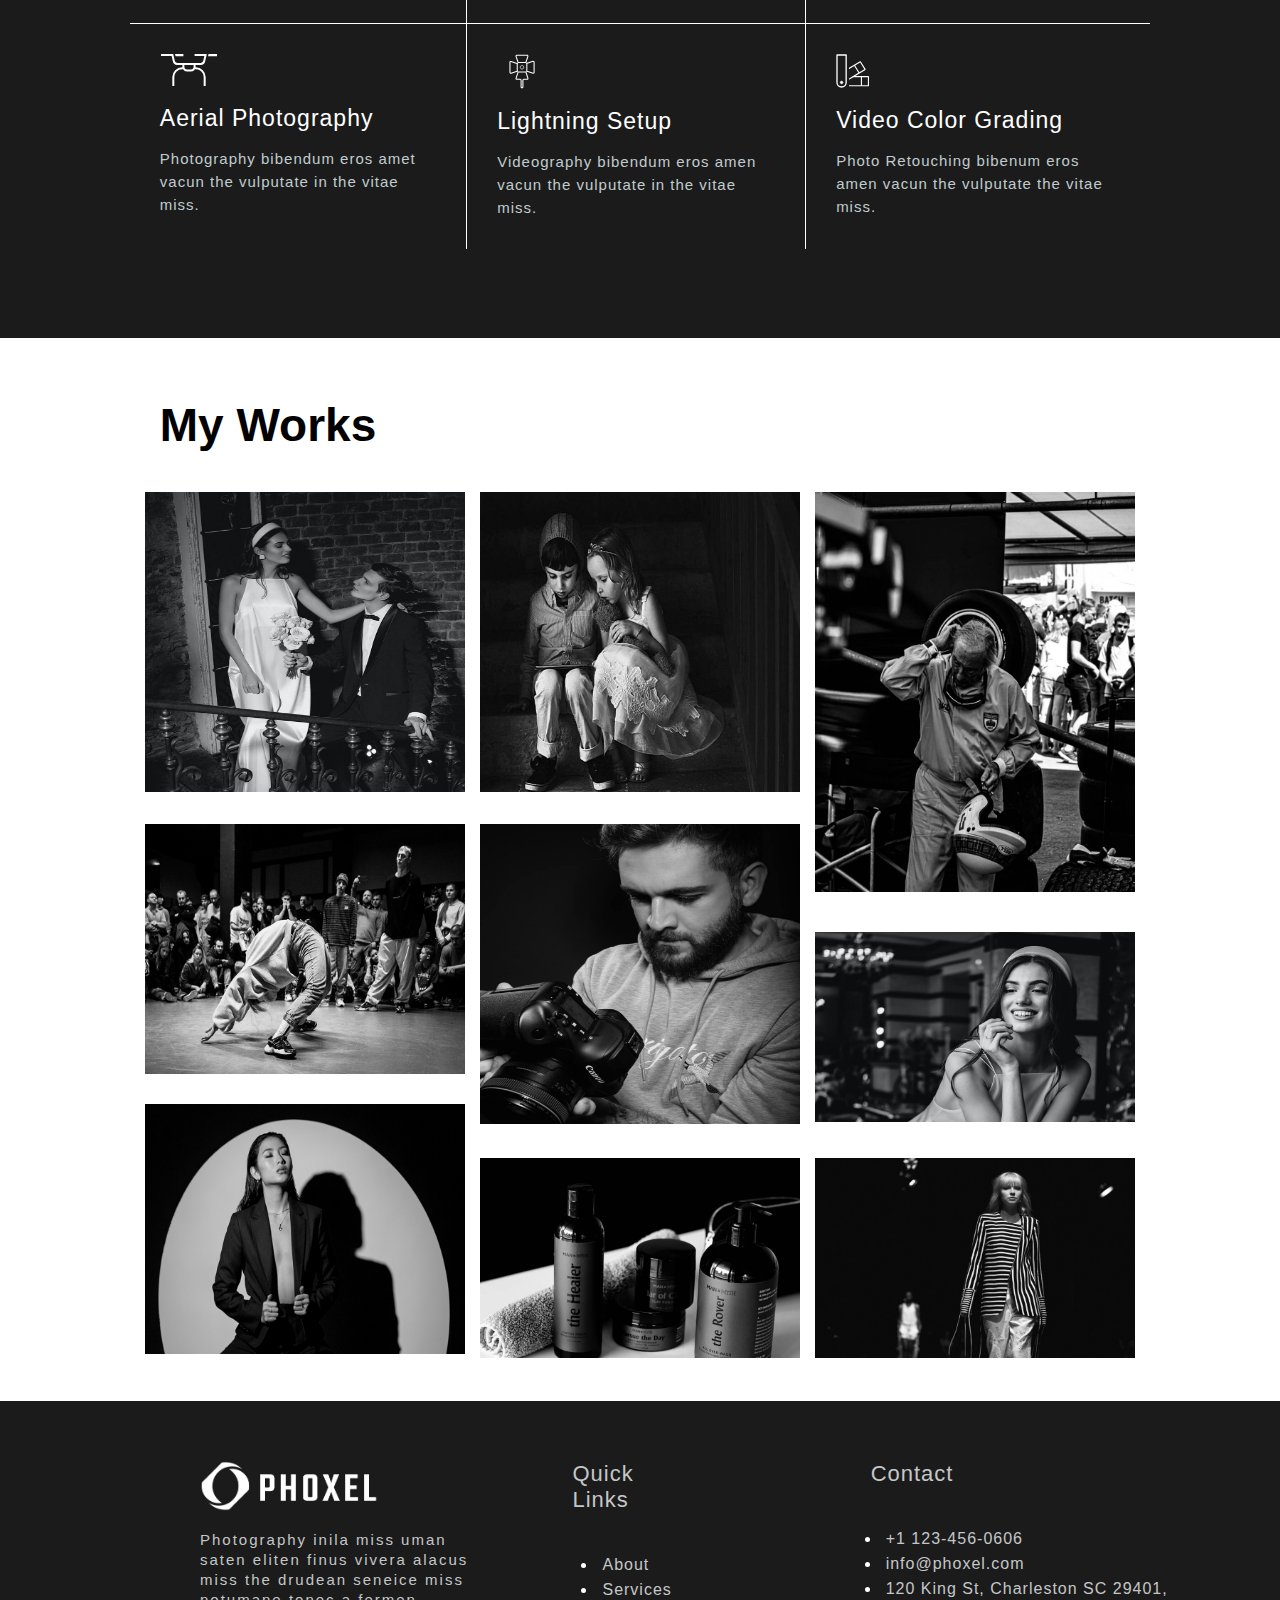
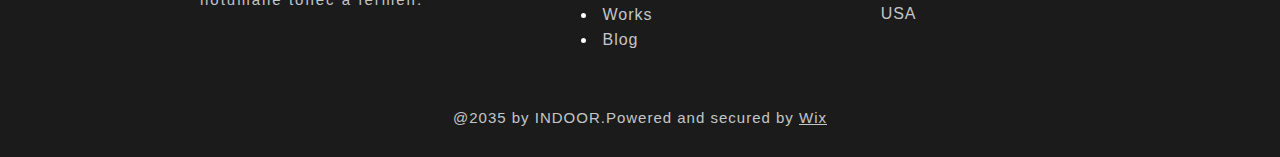
<file: task-15/index.html>
<!DOCTYPE html>
<html lang="en">
<head>
    <meta charset="UTF-8">
    <meta name="viewport" content="width=device-width, initial-scale=1.0">
    <title>task-15</title>
    <link rel="stylesheet" href="style.css">
</head>
<body>
    <header>
        <div class="logo">
            <img src="logo.png" class="logoname" height: 30px; width:30px;>
        </div>

        <nav class="nav-link">
            <ul class="list-nav">
            <li><a href="#">Home</a></li>
            <li><a href="#">About</a></li>
            <li><a href="#">Kitchen</a></li>
            <li><a href="#">Bedroom</a></li>
            <li><a href="#">About</a></li>
            <li><a href="#">Contact</a></li>           
        </ul>
        </nav>

    </header>

    <section class="banner">
        <div class="banner-container">
            <div class="left">
            <p class="bphead">
                Welcome to my
            </p>
            <h1 class="bhead">
                PHOLEX STUDIO
            </h1>
            <p class="bphead">
                I love to pause the wild, happy and real moments of life, just to hear their stories untold.
            </p>
            <div class="bbtnsec">
               <a href="#" class="bbtn1">
                My Portfolio
               </a>
               <a href="#" class="bbtn2">
                Contact me
               </a>
            </div>
        </div>
        <div class="right">

        </div>
        </div>
    </section>

    <section class="about">
        <div class="about-container">
            <div class="aleft">
            <h1 class="ahead">Hello, I'm Martin Dan, a professional photographer based on New York</h1>
            <p class="acontent">I love to pause the wild, happy and real moments of life, just to hear their stories untold. Viverra tristique usto duis vitae diam neque nivamus estan ateuene artines viverra nec setlie no curabit tristique. </p>
        </div>
        <div class="aright">
            <img src="about.jpg" class="aimg">
        </div>
        </div>
    </section >

    <section class="service">
        <div class="service-container">
            <div class="headpart">
                <h1 class="mainhead">
                    My Services
                </h1>
                <p class="servcontent">
                    Quverra tristique justo duis vitae diam neque nivamus aestan ateuene artinaelition finibus viverra nec lacus setlie suscipe tristique.
                </p>
            </div>

            <div class="servaria">
                <div class="part1 part">
                    <img src="icon-1.svg" class="camera simg">
                    <h2 class="parthead">
                        Photography
                    </h2>
                    <p class="pcontent">
                        Photography bibendum eros amet vacun the vulputate in the vitae miss.
                    </p>
                </div>

                <div class="part2 part">
                    <img src="icon-2.svg" class="camera simg">
                    <h2 class="parthead">
                        Videography
                    </h2>
                    <p class="pcontent">
                        Videography bibendum eros amen vacun the vulputate in the vitae miss.                    </p>
                </div>

                <div class="part3 part">
                    <img src="icon-3.svg" class="camera simg">
                    <h2 class="parthead">
                        Photo Retouching
                    </h2>
                    <p class="pcontent">
                        Photo Retouching bibenum eros amen vacun the vulputate the vitae miss.                    </p>
                </div>

                
            </div>

            <div class="servaria">
                <div class="part4 part">
                    <img src="icon-4.svg" class="camera simg">
                    <h2 class="parthead">
                        Aerial Photography
                    </h2>
                    <p class="pcontent">
                        Photography bibendum eros amet vacun the vulputate in the vitae miss.
                    </p>
                </div>

                <div class="part5 part">
                    <img src="icon-5.svg" class="camera simg" width="50px" height="35px">
                    <h2 class="parthead">
                        Lightning Setup
                    </h2>
                    <p class="pcontent">
                        Videography bibendum eros amen vacun the vulputate in the vitae miss.                    </p>
                </div>

                <div class="part6 part">
                    <img src="icon-6.svg" class="camera simg">
                    <h2 class="parthead">
                        Video Color Grading
                    </h2>
                    <p class="pcontent">
                        Photo Retouching bibenum eros amen vacun the vulputate the vitae miss.                    </p>
                </div>

                
            </div>


        </div>

    </section>

    <section class="gallery">
        <div class="gallery-container">
            <div class="headpart">
                <h1 class="gmainhead">
                   My Works
                </h1> 
            </div>

            <div class="photos">
               <div class="photo1">
                <img src="g1.jpg" class="g1">
               </div>

               <div class="photo2">
                <img src="g2.jpg" class="g2">
               </div>

               <div class="photo3">
                <img src="g3.jpg" class="g3">
               </div>

            </div>

            <div class="photos">
                <div class="photo4">
                 <img src="g4.jpg" class="g4">
                </div>
 
                <div class="photo5">
                 <img src="g5.jpg" class="g5">
                </div>
 
                <div class="photo6">
                 <img src="g6.jpg" class="g6">
                </div>
 
             </div>

             <div class="photos">
                <div class="photo7">
                 <img src="g7.jpg" class="g7">
                </div>
 
                <div class="photos8">
                 <img src="g8.jpg" class="g8">
                </div>
 
                <div class="photo9">
                    <img src="g9.jpg" class="g9">
                </div>
 
             </div>
    </section>

    <footer>
        <div class="footer-container">
            <div class="contact">
                <img src="logo (1).png" class="foologo">
                <p class="pcontact">Photography inila miss uman saten eliten finus vivera alacus miss the drudean seneice miss notumane tonec a fermen.</p>

            </div>

            <div class="aceept">
                <h3 class="fhead">Quick Links</h3>
                <div class="weimg">
                   <ul class="footul">
                    <li class="fooli"><a href="#">About</a></li>
                    <li class="fooli"><a href="#">Services</a></li>
                    <li class="fooli"><a href="#">Works</a></li>
                    <li class="fooli"><a href="#">Blog</a></li>
                   </ul>
                </div>

            </div>

            <div class="aceept">
                <h3 class="fchead">Contact</h3>
                <div class="weimg">
                   <ul class="footul">
                    <li class="fooli"><a href="#">+1 123-456-0606</a></li>
                    <li class="fooli"><a href="#">info@phoxel.com</a></li>
                    <li class="fooli"><a href="#">120 King St, Charleston SC 29401, USA</a></li>
                   </ul>
                </div>

            </div>
        </div>
        <div class="copyright">
            <p class="copy">@2035 by INDOOR.Powered and secured by <a href="#">Wix</a></p>
        </div>
    </footer>
</body>
</html>
</file>
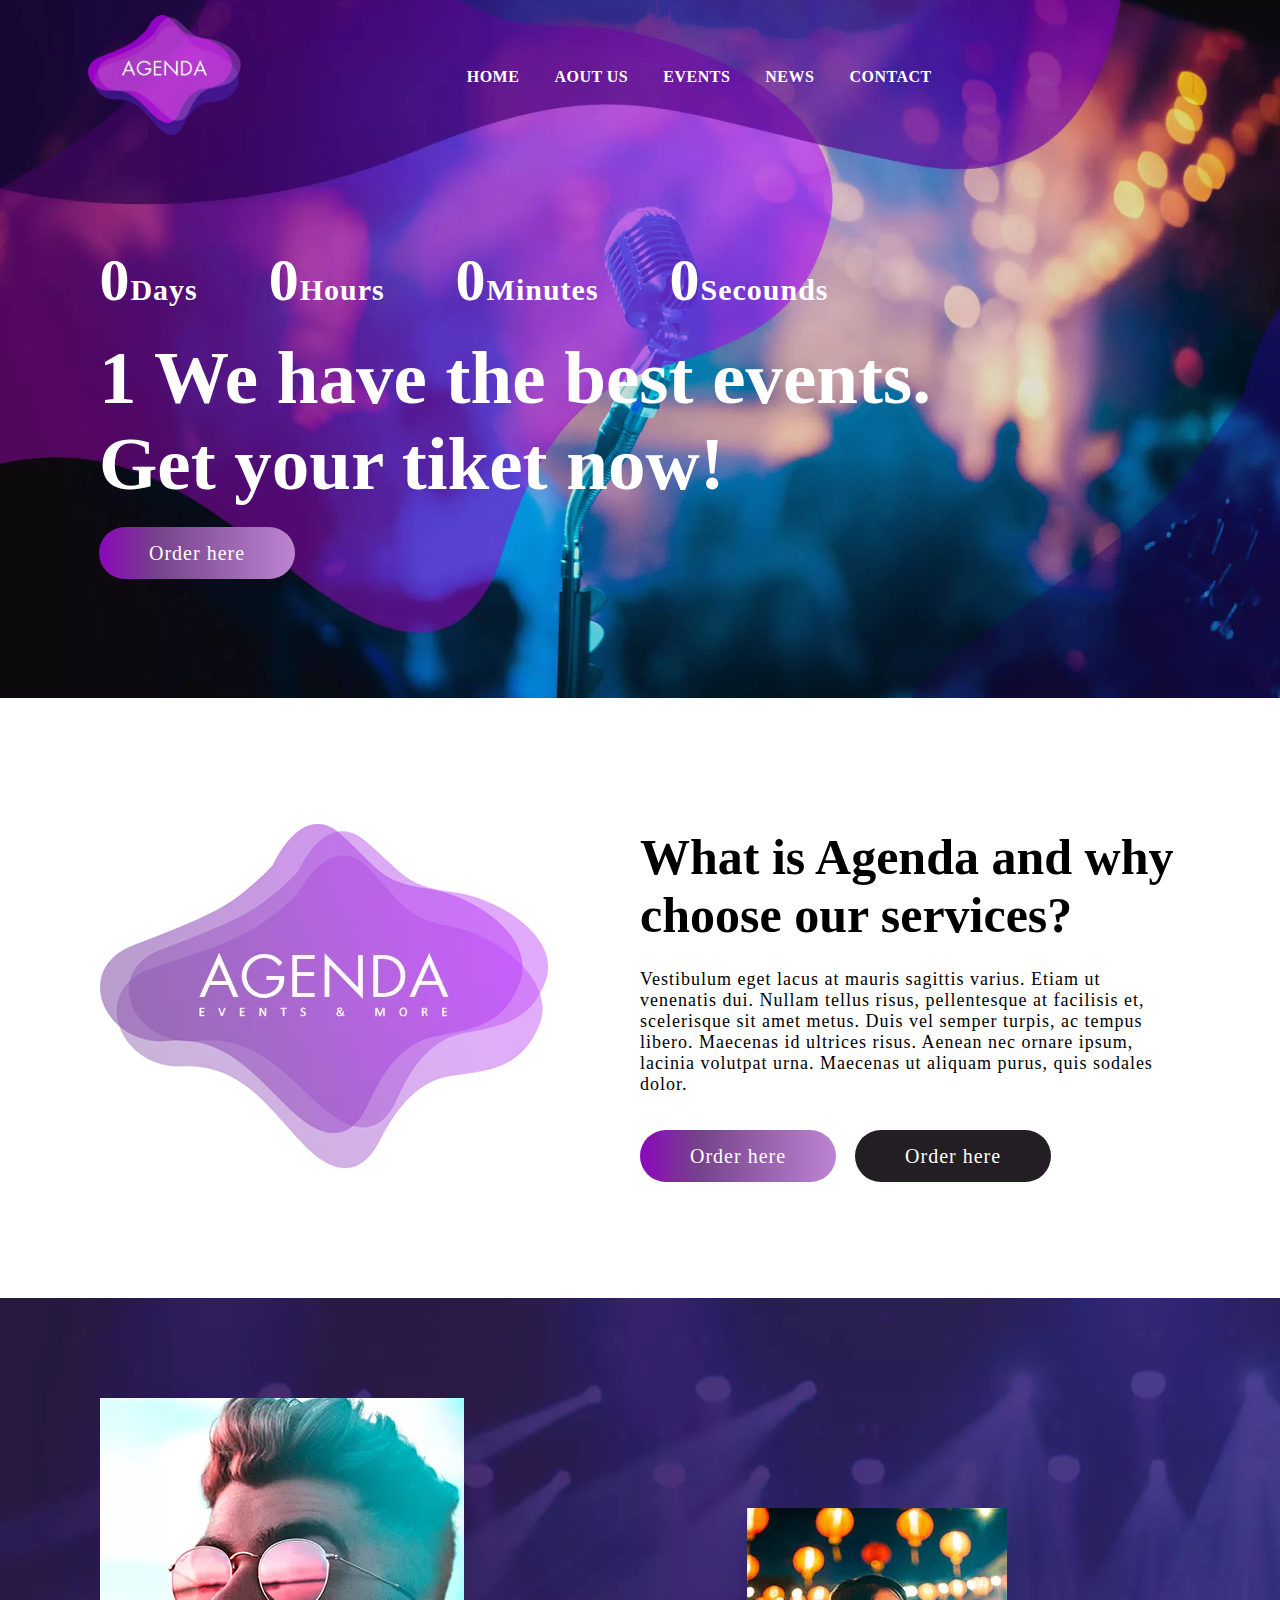
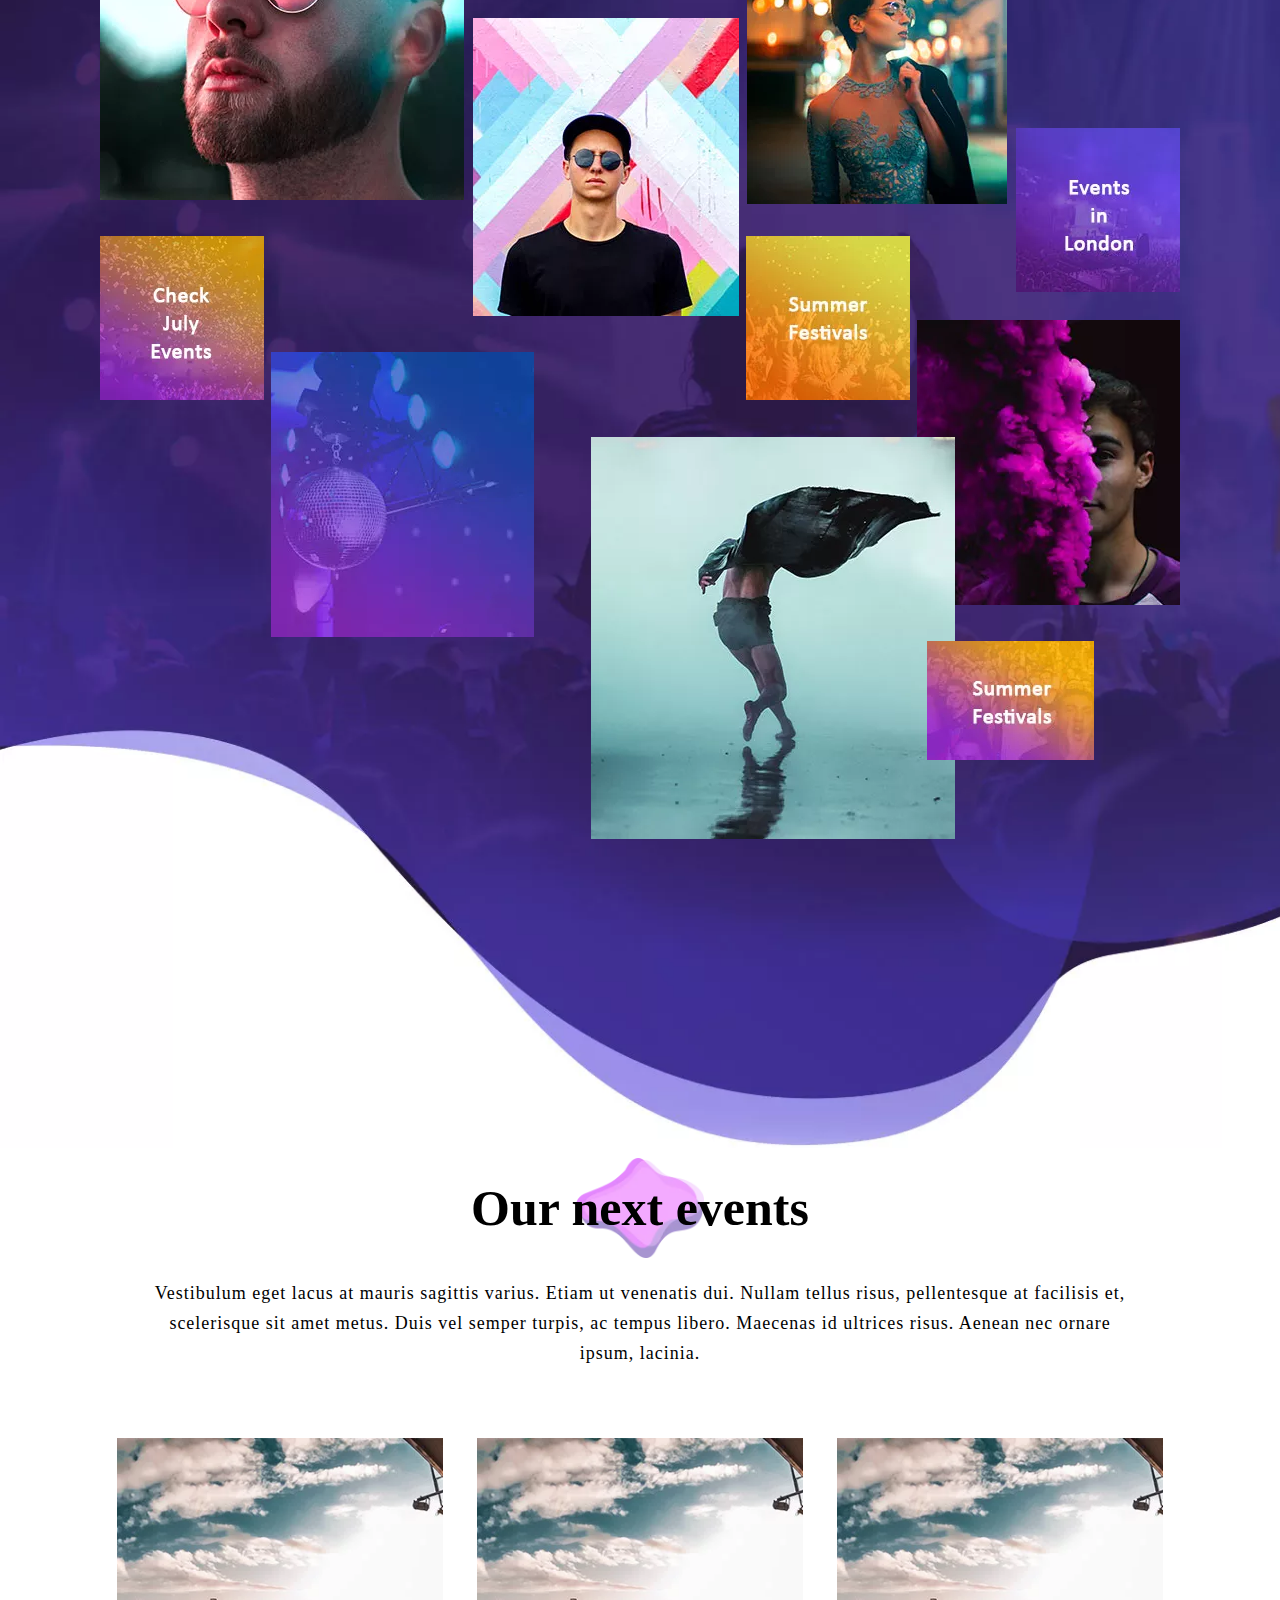
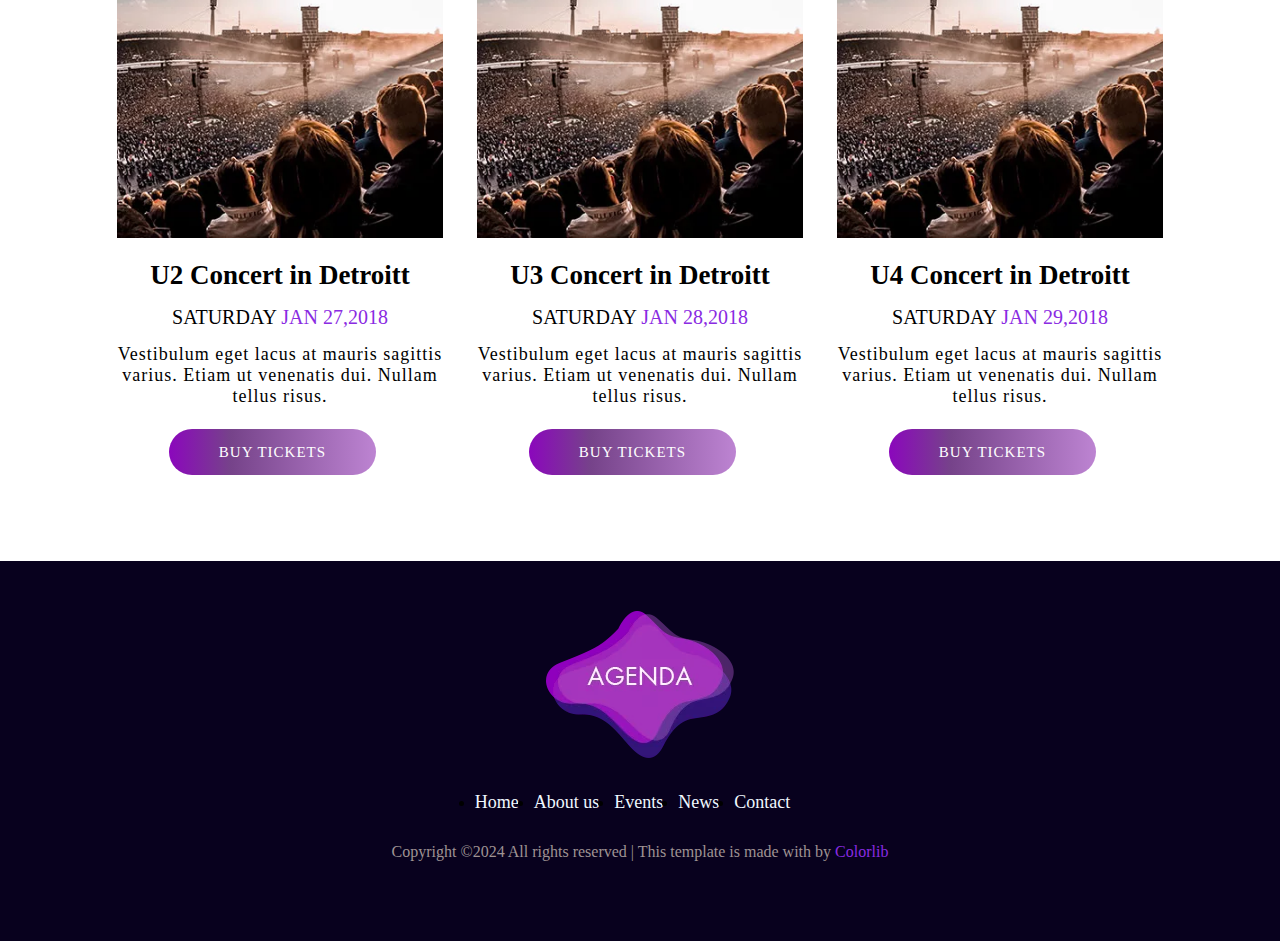
<file: task-16/index.html>
<!DOCTYPE html>
<html lang="en">
<head>
    <meta charset="UTF-8">
    <meta name="viewport" content="width=device-width, initial-scale=1.0">
    <title>task-16</title>
    <link rel="stylesheet" href="style.css">

</head>
<body>
    <header>
        <div class="logo">
            <img src="logo.png.webp" class="logoimg">
        </div>
        <nav>
            <ul class="nav-link">
                <li><a href="#">HOME</a></li>
                <li><a href="#">AOUT US</a></li>
                <li><a href="#">EVENTS</a></li>
                <li><a href="#">NEWS</a></li>
                <li><a href="#">CONTACT</a></li>
            </ul>
        </nav>
        <div class="nav-btn">
        </div>
    </header>

    <section class="banner">
        <div class="banner-container">
        <div class="timer">
            <h3 class="times">0Days</h3>
            <h3 class="times">0Hours</h3>
            <h3 class="times">0Minutes</h3>
            <h3 class="times">0Secounds</h3>
        </div>
        <h2 class="entry-title">1 We have the best events. <br>Get your tiket now!</h2>
        <div class="entry-footer">
            <a class="btn gradient-bg" href="#">Order here</a>
            </div>
    </div>
    </section>

    <section class="about">
        <div class="about-container">
            <div class="left">
                <img src="aboutimg.webp" class="aboutimg">
            </div>
            <div class="right">
                <h1 class="abouthead">
                    What is Agenda and why choose our services?
                </h1>
                <p class="aboutcontent">
                    Vestibulum eget lacus at mauris sagittis varius. Etiam ut venenatis dui. Nullam tellus risus, pellentesque at facilisis et, scelerisque sit amet metus. Duis vel semper turpis, ac tempus libero. Maecenas id ultrices risus. Aenean nec ornare ipsum, lacinia volutpat urna. Maecenas ut aliquam purus, quis sodales dolor.
                </p>
                <div class="abtnsec">
                    <a class="btn agradient-bg" href="#">Order here</a>
                    <a class="btn black-bg" href="#">Order here</a>
                </div>
            </div>
        </div>
    </section>

    <section class="gallery">
        <div class="gallery-container">
            <div class="sec1">
        <div class="one">
            <img src="1.jpg.webp" class="1img">
        </div>
        <div class="two">
            <img src="2.jpg.webp" class="2img">
        </div>
        <div class="three">
            <img src="3.jpg.webp" class="3img">
        </div>
        <div class="four">
            <img src="events-in-london.jpg.webp" class="4img">
        </div>
    </div>

    <div class="sec2">
        <div class="five">
            <img src="check-july.png.webp" class="5img">
        </div>
        <div class="six">
            <img src="90.jpg.webp" class="6img">
        </div>
        <div class="seven">
            <img src="summer-festival.jpg.webp" class="7img">
        </div>
        <div class="eight">
            <img src="8.webp" class="8img">
        </div>
    </div>

    <div class="sec3">
        <div class="nine">
            <img src="9.webp" class="9img">
        </div>
        <div class="ten">
            <img src="summer-festivals.jpg.webp" class="10img">
        </div>

    </div>

        </div>
    </section>

    <section class="event">
        <div class="event-container">
            <h1 class="ehead">
                Our next events 
            </h1>
            <p class="econtent">
                Vestibulum eget lacus at mauris sagittis varius. Etiam ut venenatis dui. Nullam tellus risus, pellentesque at facilisis et, scelerisque sit amet metus. Duis vel semper turpis, ac tempus libero. Maecenas id ultrices risus. Aenean nec ornare ipsum, lacinia.
            </p>

            <div class="eventparts">
                <div class="e1">
                    <img src="next1.jpg" class="e1img">
                    <br><br>
                    <h1 class="ephead">
                        U2 Concert in Detroitt
                    </h1>
                    <p class="ephead2">
                        SATURDAY <span style="color:blueviolet">JAN 27,2018</span>
                    </p>
                    <p class="epcontent">
                        Vestibulum eget lacus at mauris sagittis varius. Etiam ut venenatis dui. Nullam tellus risus.
                    </p>
                    <br><br>
                    <a href="#" class="ebtn agradient-bg">BUY TICKETS</a>
                </div>

                <div class="e1">
                    <img src="next1.jpg" class="e1img">
                    <br><br>
                    <h1 class="ephead">
                        U3 Concert in Detroitt
                    </h1>
                    <p class="ephead2">
                        SATURDAY <span style="color:blueviolet">JAN 28,2018</span>
                    </p>
                    <p class="epcontent">
                        Vestibulum eget lacus at mauris sagittis varius. Etiam ut venenatis dui. Nullam tellus risus.
                    </p>
                    <br><br>
                    <a href="#" class="ebtn agradient-bg">BUY TICKETS</a>
                </div>

                <div class="e1">
                    <img src="next1.jpg" class="e1img">
                    <br><br>
                    <h1 class="ephead">
                        U4 Concert in Detroitt
                    </h1>
                    <p class="ephead2">
                        SATURDAY <span style="color:blueviolet">JAN 29,2018</span>
                    </p>
                    <p class="epcontent">
                        Vestibulum eget lacus at mauris sagittis varius. Etiam ut venenatis dui. Nullam tellus risus.
                    </p>
                    <br><br>
                    <a href="#" class="ebtn agradient-bg">BUY TICKETS</a>
                </div>
            </div>
        </div>
    </section>

    <footer class="site-footer">
        <div class="fcontainer">
        <figure class="footer-logo">
        <a href="#"><img src="logo.png.webp" alt="flogo"></a>
        </figure>
        <nav class="footer-navigation">
        <ul class="fnav-link">
        <li><a href="#">Home</a></li>
        <li><a href="#">About us</a></li>
        <li><a href="#">Events</a></li>
        <li><a href="#">News</a></li>
        <li><a href="#">Contact</a></li>
        </ul>
        </nav>
        
       <p class="copy"> Copyright ©2024 All rights reserved | This template is made with <i class="fa fa-heart-o" aria-hidden="true"></i> by <a href="https://colorlib.com" target="_blank" style="text-decoration: none; color: blueviolet ;">Colorlib</a>
       </p>
        <div class="footer-social">
        <ul class="social-list">
        <li><a href="#"><i class="fa-brands fa-pinterest"></i></a></li>
        <li><a href="#"><i class="fa-brands fa-linkedin"></i></a></li>
        <li><a href="#"><i class="fa-brands fa-instagram"></i></a></li>
        <li><a href="#"><i class="fa-brands fa-facebook"></i></a></li>
        <li><a href="#"><i class="fa-brands fa-twitter"></i></a></li>
        </ul>
        </div>
        </div>
        </footer>
</body>
</html>
</file>
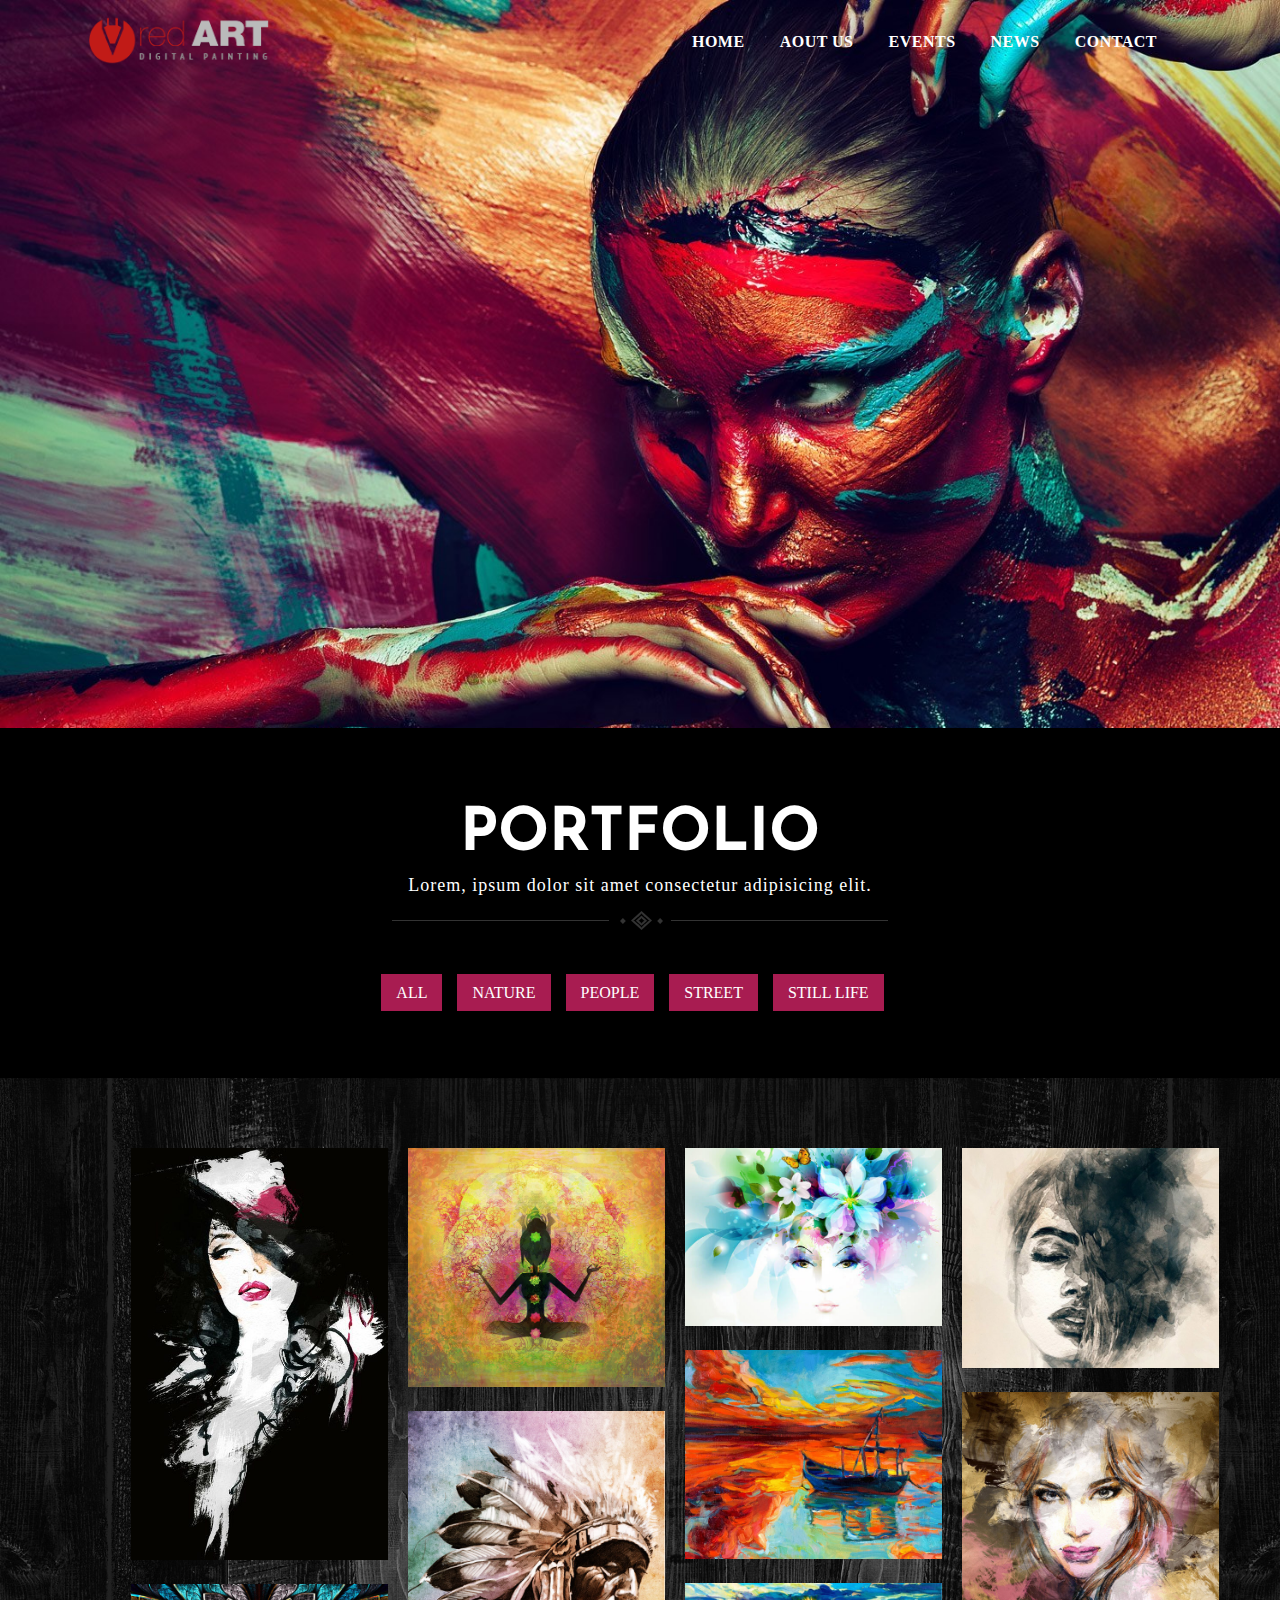
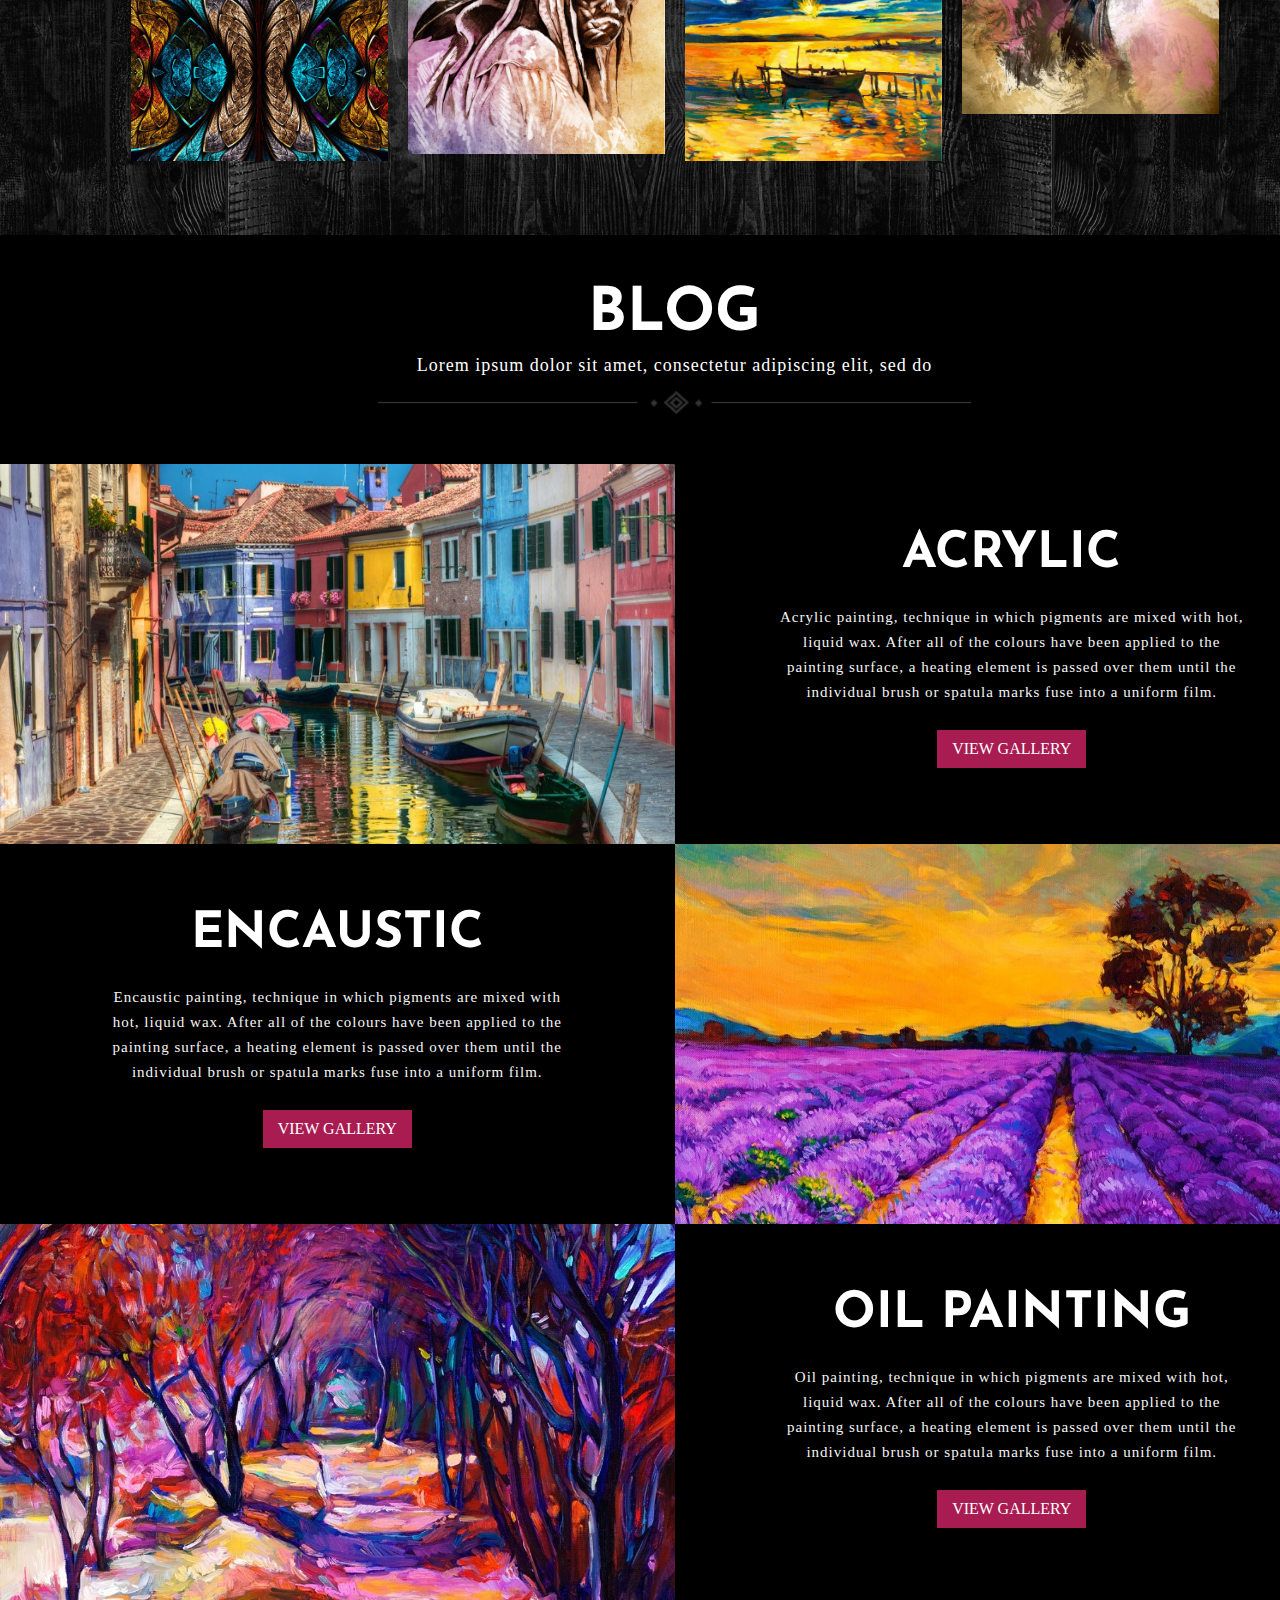
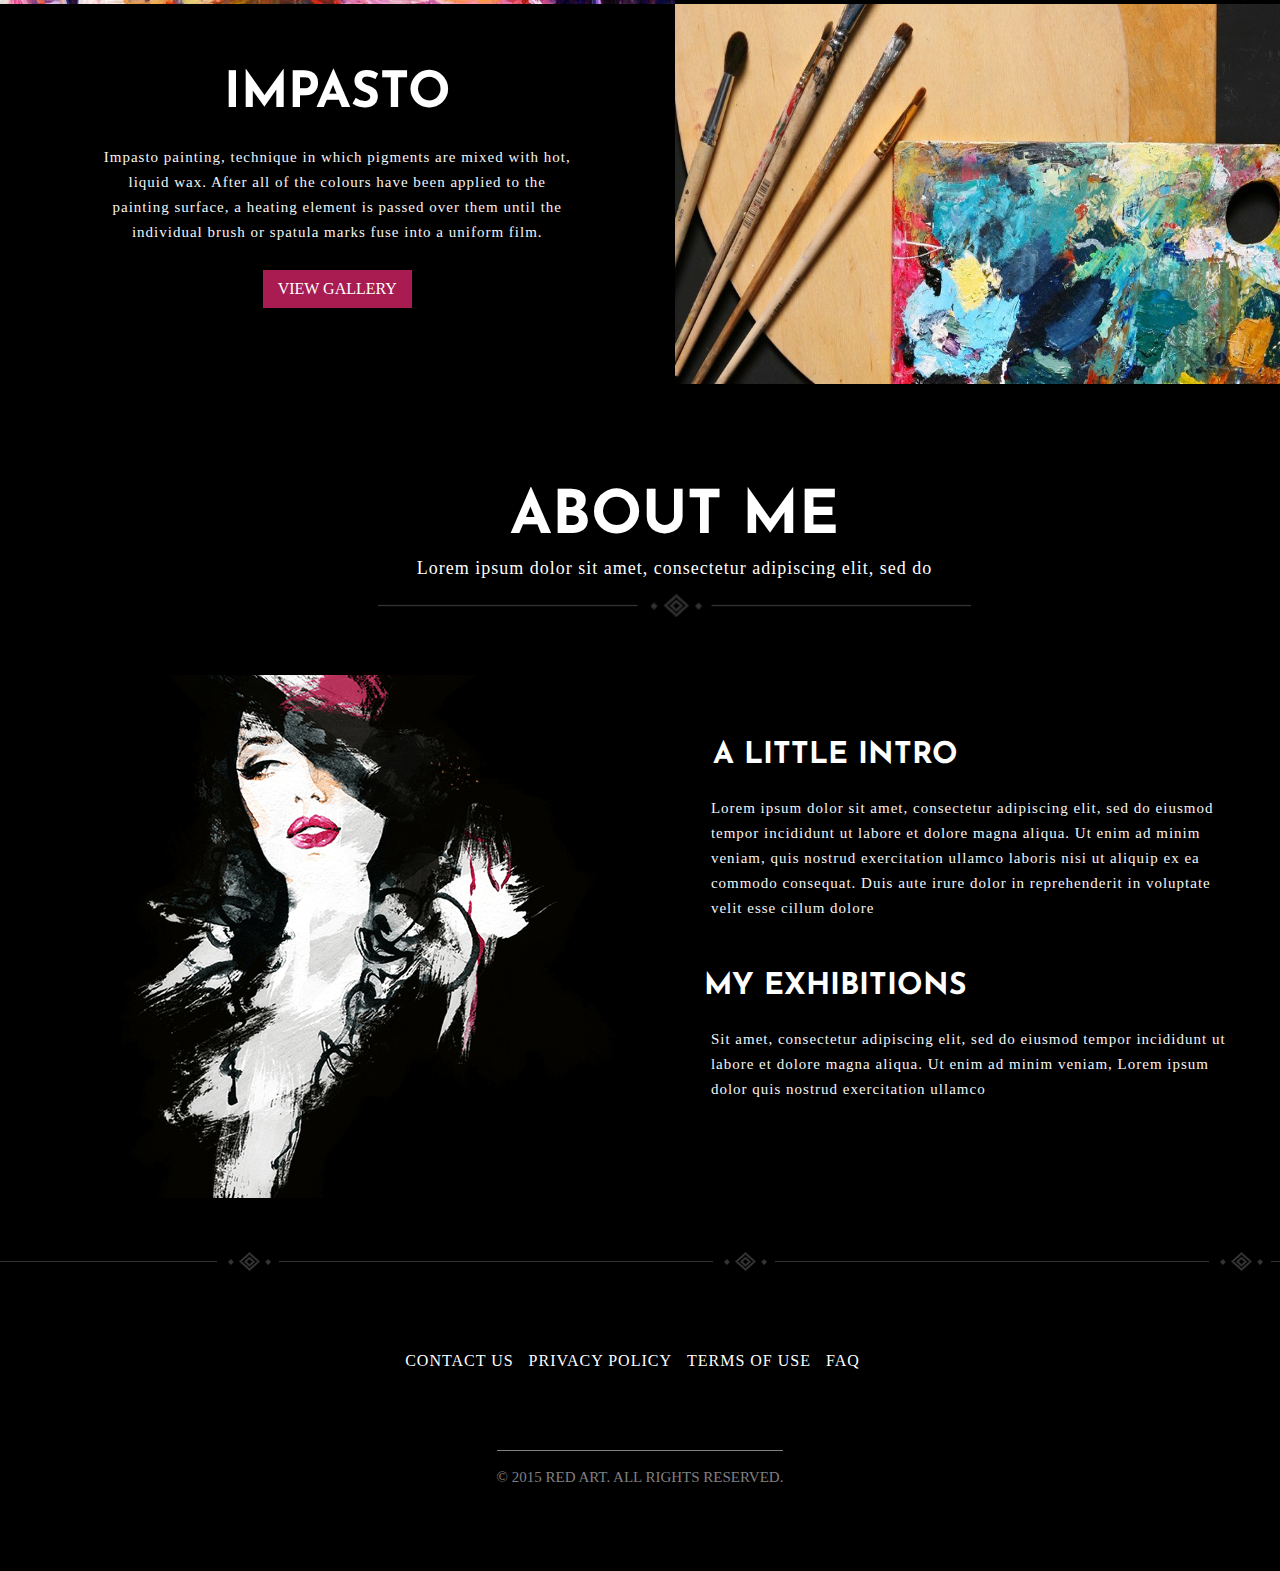
<file: task-17/index.html>
<!DOCTYPE html>
<html lang="en">
<head>
    <meta charset="UTF-8">
    <meta name="viewport" content="width=device-width, initial-scale=1.0">
    <title>task-17</title>
    <link rel="stylesheet" href="style.css">
   <link href="https://fonts.googleapis.com/css2?family=Josefin+Sans:ital,wght@0,100..700;1,100..700&display=swap" rel="stylesheet">
   <link rel="stylesheet" href="https://cdnjs.cloudflare.com/ajax/libs/font-awesome/6.5.2/css/all.min.css" integrity="sha512-SnH5WK+bZxgPHs44uWIX+LLJAJ9/2PkPKZ5QiAj6Ta86w+fsb2TkcmfRyVX3pBnMFcV7oQPJkl9QevSCWr3W6A==" crossorigin="anonymous" referrerpolicy="no-referrer" />

</head>
<body>
    <header>
        <div class="logo">
            <a href="index.html"><img src="logo.png" class="logoimg"></a>
        </div>
        <nav>
            <ul class="nav-link">
                <li><a href="#">HOME</a></li>
                <li><a href="#">AOUT US</a></li>
                <li><a href="#">EVENTS</a></li>
                <li><a href="#">NEWS</a></li>
                <li><a href="#">CONTACT</a></li>
            </ul>
        </nav>

    </header>

    <section class="banner">
        <div class="banner-container">

    </div>
    </section>

    <section class="portfolio">
        <div class="portfolio-container">
            <div class="maintitle">
            <h1 class="pohead">
                PORTFOLIO
            </h1>
            <p class="poparagraph">
                Lorem, ipsum dolor sit amet consectetur adipisicing elit.
            </p>
            <img src="title-line.png" class="title-hr">
            </div>
            <div class="pocategory">
                <ul class="ulcat">
                    <li class="cat-link"><a href="#">ALL</a></li>
                    <li class="cat-link"><a href="#">NATURE</a></li>                    
                    <li class="cat-link"><a href="#">PEOPLE</a></li>
                    <li class="cat-link"><a href="#">STREET</a></li>
                    <li class="cat-link"><a href="#">STILL LIFE</a></li>

                </ul>
            </div>
        </div>
    </section>

            <div class="photos">
                <div class="photocontainer">
                    <div class="ph1">
                        <img src="img-1.jpg" class="photo" width="257px" height="412px">
                        <img src="img-8.jpg" class="photo" width="257px" height="177px">
                    </div>

                    <div class="ph1">
                        <img src="img-2.jpg" class="photo" width="257px" height="239px">
                        <img src="img-7.jpg" class="photo" width="257px" height="343px">
                    </div>

                    <div class="ph1">
                        <img src="img-3.jpg" class="photo" width="257px" height="178px">
                        <img src="img-5.jpg" class="photo" width="257px" height="209px">
                        <img src="img-9.jpg" class="photo" width="257px" height="178px">
                    </div>

                    <div class="ph1">
                        <img src="img-4.jpg" class="photo" width="257px" height="220px">
                        <img src="img-6.jpg" class="photo" width="257px" height="322px">
                    </div>
                </div>
            </div>

            <section class="blog">
                <div class="blog-container">
                    <div class="maintitle">
                    <h1 class="pohead">
                        BLOG
                    </h1>
                    <p class="poparagraph">
                        Lorem ipsum dolor sit amet, consectetur adipiscing elit, sed do
                    </p>
                    <img src="title-line.png" class="title-line" >
                    </div>

                    <div class="blog-sec">
                        <div class="blog-left">
                            <img src="blog-img1.jpg" class="blogimg" width="675" height="380px">
                        </div>
                        <div class="blog-right">
                            <h1 class="blhead">
                                ACRYLIC
                            </h1>
                            <p class="blcontent">
                                Acrylic painting, technique in which pigments are mixed with hot, liquid wax. After all of the colours have been applied to the painting surface, a heating element is passed over them until the individual brush or spatula marks fuse into a uniform film.
                            </p>
                            <a href="#" class="blbtn">VIEW GALLERY</a>
                        </div>
                    </div>


                    <div class="blog-sec">
                        <div class="blog-right">
                            <h1 class="blhead">
                                ENCAUSTIC
                            </h1>
                            <p class="blcontent">
                                Encaustic painting, technique in which pigments are mixed with hot, liquid wax. After all of the colours have been applied to the painting surface, a heating element is passed over them until the individual brush or spatula marks fuse into a uniform film.                            </p>
                            <a href="#" class="blbtn">VIEW GALLERY</a>
                        </div>
                        <div class="blog-left">
                            <img src="blog-img2.jpg" class="blogimg" width="674" height="380px">
                        </div>
                    </div>

                    <div class="blog-sec">
                        <div class="blog-left">
                            <img src="blog-img3.jpg" class="blogimg" width="675" height="380px">
                        </div>
                        <div class="blog-right">
                            <h1 class="blhead">
                                OIL PAINTING
                            </h1>
                            <p class="blcontent">
                                Oil painting, technique in which pigments are mixed with hot, liquid wax. After all of the colours have been applied to the painting surface, a heating element is passed over them until the individual brush or spatula marks fuse into a uniform film.                            </p>
                            <a href="#" class="blbtn">VIEW GALLERY</a>
                        </div>
                    </div>


                    <div class="blog-sec">
                        <div class="blog-right">
                            <h1 class="blhead">
                                IMPASTO
                            </h1>
                            <p class="blcontent" >
                                Impasto painting, technique in which pigments are mixed with hot, liquid wax. After all of the colours have been applied to the painting surface, a heating element is passed over them until the individual brush or spatula marks fuse into a uniform film.                            
                            </p>
                            <a href="#" class="blbtn">VIEW GALLERY</a>
                        </div>
                        <div class="blog-left">
                            <img src="blog-img4.jpg" class="blogimg" width="674" height="380px">
                        </div>
                    </div>

                </div>
                </section>

                <section class="blog">
                    <div class="blog-container">
                        <div class="maintitle">
                        <h1 class="pohead">
                            ABOUT ME
                        </h1>
                        <p class="poparagraph">
                            Lorem ipsum dolor sit amet, consectetur adipiscing elit, sed do                        </p>
                        <img src="title-line.png" class="title-line">
                        </div>
    
                        <div class="about-sec">
                            <div class="blog-left">
                                <img src="about.png" class="blogimg" width="586px" height="523px">
                            </div>
                            <div class="about-right">
                                <h1 class="alhead">
                                    A LITTLE INTRO
                                </h1>
                                <p class="alcontent">
                                    Lorem ipsum dolor sit amet, consectetur adipiscing elit, sed do eiusmod tempor incididunt ut labore et dolore magna aliqua. Ut enim ad minim veniam, quis nostrud exercitation ullamco laboris nisi ut aliquip ex ea commodo consequat. Duis aute irure dolor in reprehenderit in voluptate velit esse cillum dolore                                
                                </p>

                                <h1 class="alhead">
                                    MY EXHIBITIONS
                                 </h1>
                                <p class="alcontent">
                                    Sit amet, consectetur adipiscing elit, sed do eiusmod tempor incididunt ut labore et dolore magna aliqua. Ut enim ad minim veniam, Lorem ipsum dolor quis nostrud exercitation ullamco
                                </p>
                       
                            </div>
                        </div>
                        </div>
                        </section>

                <div class="footerline">
                   <img src="title-line.png">
                   <img src="title-line.png">
                   <img src="title-line.png">
                </div>


                <footer>
                    <div class="footer-container">
                        <ul class="foot-link">
                            <li class="foot-li"><a href="#" class="socials">CONTACT US</a></li>
                            <li class="foot-li"><a href="#" class="socials">PRIVACY POLICY</a></li>
                            <li class="foot-li"><a href="#" class="socials">TERMS OF USE</a></li>
                            <li class="foot-li"><a href="#" class="socials">FAQ</a></li>
                        </ul>
                        <ul class="foot-link footsocial">
                            <li class="foot-li"><a href="#" class="fa-brands fa-cc-amex"></a></li>
                            <li class="foot-li"><a href="#" class="fa-brands fa-cc-mastercard"></a></li>
                            <li class="foot-li"><a href="#" class="fa-brands fa-cc-visa"></a></li>
                            <li class="foot-li"><a href="#" class="fa-brands fa-cc-discover"></a></li>
                            <li class="foot-li"><a href="#" class="fa-brands fa-cc-paypal"></a></li>

                        </ul>
                        <p class="copy">© 2015 RED ART. ALL RIGHTS RESERVED.</p>
                    </div>
                </footer>

</body>
</html>
</file>
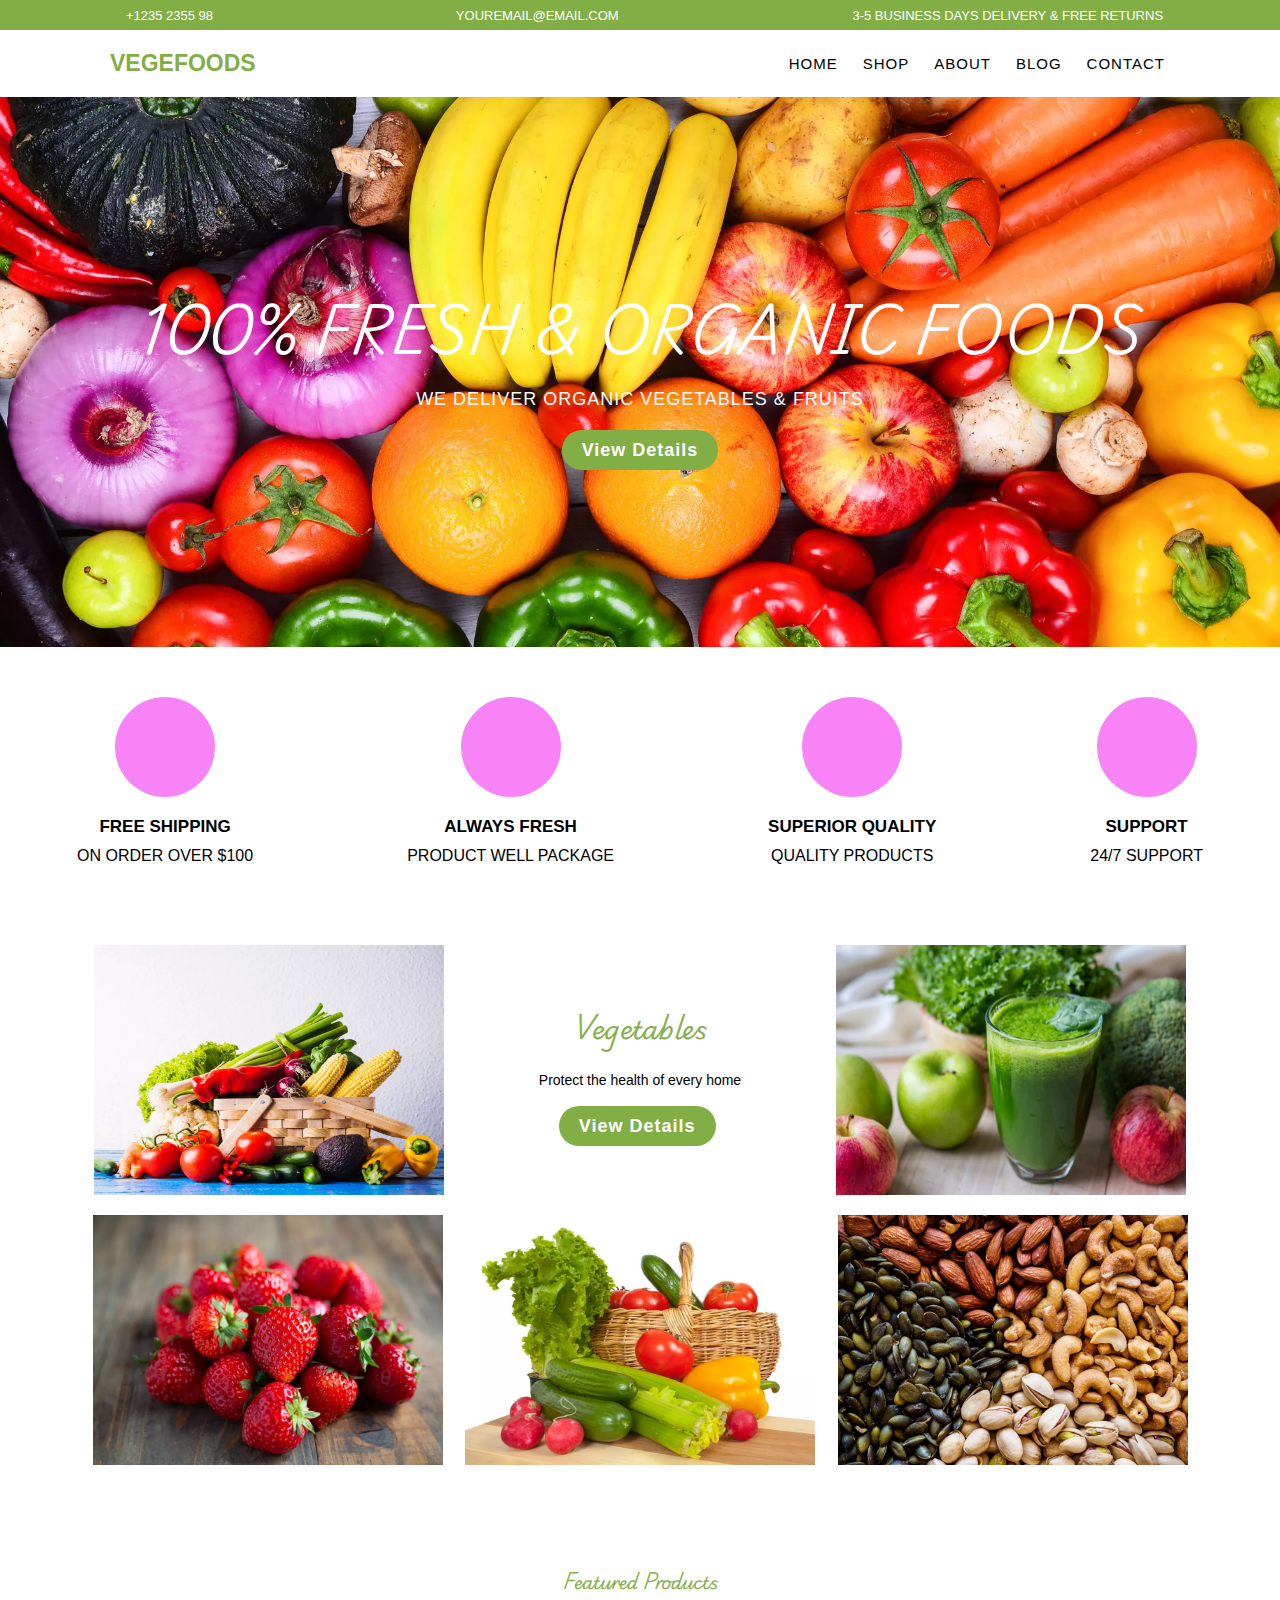
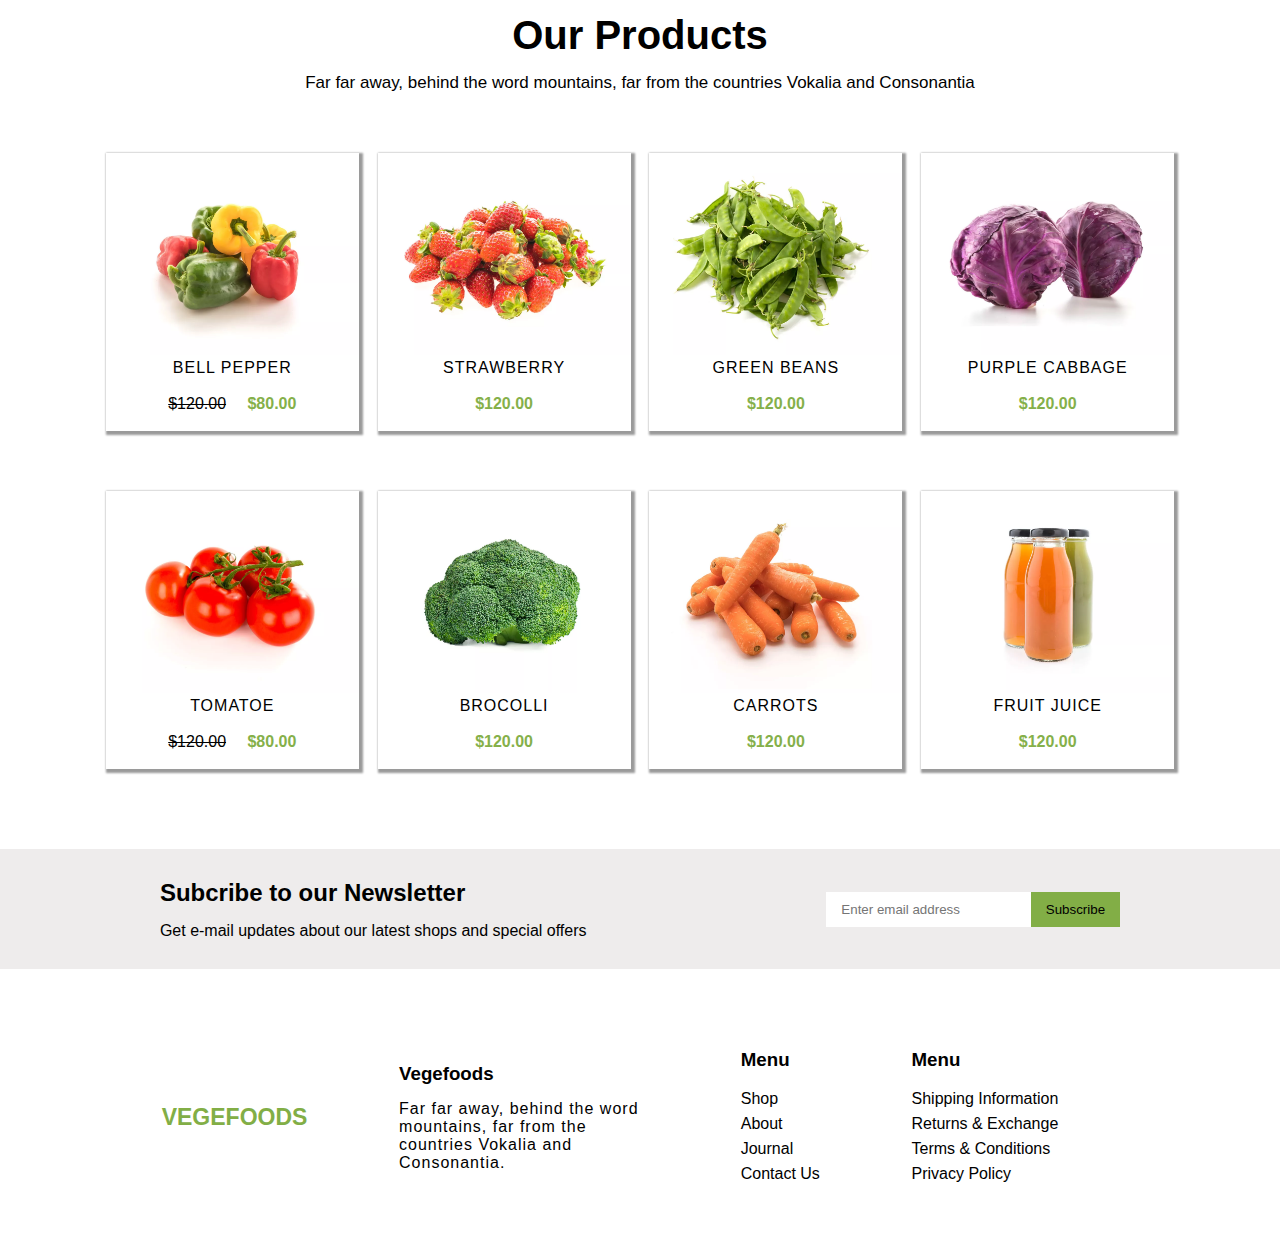
<file: task-18/index.html>
<!DOCTYPE html>
<html lang="en">
<head>
    <meta charset="UTF-8">
    <meta name="viewport" content="width=device-width, initial-scale=1.0">
    <title>task-18</title>
    <link rel="stylesheet" href="style.css">
    <link rel="stylesheet" href="https://cdnjs.cloudflare.com/ajax/libs/font-awesome/6.5.2/css/all.min.css" integrity="sha512-SnH5WK+bZxgPHs44uWIX+LLJAJ9/2PkPKZ5QiAj6Ta86w+fsb2TkcmfRyVX3pBnMFcV7oQPJkl9QevSCWr3W6A==" crossorigin="anonymous" referrerpolicy="no-referrer" />
    <link href="https://fonts.googleapis.com/css2?family=Playwrite+NZ:wght@100..400&display=swap" rel="stylesheet">
</head>
<body>
    <header>
        <div class="header-container">
            <div class="top-header">
                <a href=""><i class="fa-solid fa-phone"></i>+1235 2355 98</a>
                <a href=""><i class="fa fa-envelope" aria-hidden="true"></i>YOUREMAIL@EMAIL.COM</a>
                <a href="">3-5 BUSINESS DAYS DELIVERY & FREE RETURNS</a>                
            </div>
            <div class="bottom-header">
                <div class="logo">
                    <h1 class="logoname">
                        VEGEFOODS
                    </h1>
                </div>
                <ul class="nav-link">
                    <li class="nav-li"><a href="#">HOME</a></li>
                    <li class="nav-li"><a href="#">SHOP</a></li>
                    <li class="nav-li"><a href="#">ABOUT</a></li>
                    <li class="nav-li"><a href="#">BLOG</a></li>
                    <li class="nav-li"><a href="#">CONTACT</a></li>
                </ul>
            </div>
        </div>
    </header>

    <section class="banner">
        <div class="banner-container">
            <h1 class="bhead">
                100% FRESH & ORGANIC FOODS
            </h1>
            <p class="bcontent">
                WE DELIVER ORGANIC VEGETABLES & FRUITS
            </p>
            <div class="bbtnsec">
                <a href="#" class="bbtn">View Details</a>
            </div>
        </div>
    </section>

    <section class="service">
        <div class="service-container">
            <div class="part1">
            <div class="sicon">
                <div class="siconsub">
                <i class="fas fa-shipping-fast"></i>
            </div>
            </div>
            <h3 class="shead">FREE SHIPPING</h3>
            <p class="scontent">ON ORDER OVER $100</p>
        </div>

        <div class="part1">
            <div class="sicon">
                <div class="siconsub">
                    <i class="fas fa-cookie"></i>
            </div>
            </div>
            <h3 class="shead">ALWAYS FRESH</h3>
            <p class="scontent">PRODUCT WELL PACKAGE</p>
        </div>

        <div class="part1">
            <div class="sicon">
                <div class="siconsub">
                    <i class="fas fa-award"></i>
                </div>
            </div>
            <h3 class="shead">SUPERIOR QUALITY</h3>
            <p class="scontent">QUALITY PRODUCTS</p>
        </div>

        <div class="part1">
            <div class="sicon">
                <div class="siconsub">
                    <i class="fas fa-user"></i>
                </div>
            </div>
            <h3 class="shead">SUPPORT</h3>
            <p class="scontent">24/7 SUPPORT</p>
        </div>

        </div>
    </section>

    <section class="vegetables">
        <div class="vegetables-container">
            <div class="parts">
                <div class="part-one">
                    <figure class="vegfig">
                    <img src="category-1.jpg.webp" class="cat1" width="350px" height="250px">
                    <figcaption class="vegfcaption">
                        <h1 class="fighead">
                           VEGETABLES
                        </h1>
                    </figcaption>
                </figure>
                    <div class="cat2">
                        <h3 class="cathead">Vegetables</h3>
                        <p class="catcontent">Protect the health of every home</p>
                        <div class="avbtn"><a href="#" class="bbtn">View Details</a></div>
                    </div>
                    <figure class="vegfig">
                    <img src="category-3.jpg.webp" class="cat1" width="350px" height="250px">
                    <figcaption class="vegfcaption">
                        <h1 class="fighead">
                           JUICES
                        </h1>
                    </figcaption>
                </figure>
                </div>

                <div class="part-two">
                    <figure class="vegfig">
                    <img src="category-2.jpg.webp" class="cat1" width="350px" height="250px">
                    <figcaption class="vegfcaption">
                        <h1 class="fighead">
                            FRUITS
                        </h1>
                    </figcaption>
                </figure>

                    <figure class="vegfig">
                    <img src="category.jpg" class="cat1" width="350px" height="250px">
                    <figcaption class="vegfcaption">
                        <h1 class="fighead">
                            VEGETABLES
                        </h1>
                    </figcaption>
                </figure>

                    <figure class="vegfig">
                    <img src="category-4.jpg.webp" class="cat1" width="350px" height="250px">
                    <figcaption class="vegfcaption">
                        <h1 class="fighead">
                            DRIED
                        </h1>
                    </figcaption>
                </figure>
                </div>
            </div>
        </div>
    </section>

    <section class="products">
        <div class="product-container">
            <div class="headarea">
            <p class="psubhead">Featured Products</p>
            <h1 class="phead">Our Products</h1>
            <p class="pcontent">Far far away, behind the word mountains, far from the countries Vokalia and Consonantia
            </p>
        </div>

        <div class="secarea">
            <div class="secp1">
                <figure class="profimg">
                <img src="product-1.jpg" class="proimg" width="253px" height="202px">
            </figure>
                <p class="proname">BELL PEPPER</p>
                <div class="pricesec">
                    <del class="notprice">$120.00</del>
                    <p class="price">$80.00</p>
                </div>
            </div>

            <div class="secp1">
                <figure class="profimg">
                <img src="product-2.jpg" class="proimg" width="253px" height="202px">
                </figure>
                <p class="proname">STRAWBERRY</p>
                <div class="pricesec">
                    <p class="price">$120.00</p>
                </div>
            </div>

            <div class="secp1">
                <figure class="profimg">
                <img src="product-3.jpg" class="proimg" width="253px" height="202px">
                </figure>
                <p class="proname">GREEN BEANS</p>
                <div class="pricesec">
                    <p class="price">$120.00</p>
                </div>
            </div>

            <div class="secp1">
                <figure class="profimg">
                <img src="product-4.jpg" class="proimg" width="253px" height="202px">
                </figure>
                <p class="proname">PURPLE CABBAGE</p>
                <div class="pricesec">
                    <p class="price">$120.00</p>
                </div>
            </div>
        </div>

        <div class="secarea">
            <div class="secp1">
                <figure class="profimg">
                <img src="product-5.jpg.webp" class="proimg" width="253px" height="202px">
                </figure>
                <p class="proname">TOMATOE</p>
                <div class="pricesec">
                    <del class="notprice">$120.00</del>
                    <p class="price">$80.00</p>
                </div>
            </div>

            <div class="secp1">
                <figure class="profimg">
                <img src="product-6.jpg.webp" class="proimg" width="253px" height="202px">
                </figure>
                <p class="proname">BROCOLLI</p>
                <div class="pricesec">
                    <p class="price">$120.00</p>
                </div>
            </div>

            <div class="secp1">
                <figure class="profimg">
                <img src="product-7.jpg.webp" class="proimg" width="253px" height="202px">
                </figure>
                <p class="proname">CARROTS</p>
                <div class="pricesec">
                    <p class="price">$120.00</p>
                </div>
            </div>

            <div class="secp1">
                <figure class="profimg">
                <img src="product-8.jpg.webp" class="proimg" width="253px" height="202px">
                </figure>
                <p class="proname">FRUIT JUICE</p>
                <div class="pricesec">
                    <p class="price">$120.00</p>
                </div>
            </div>
        </div>
        </div>
    </section>

    <section class="newsl">
        <div class="news-container">
            <div class="leftn">
                <h2 class="nhead">
                    Subcribe to our Newsletter
                </h2>
                <p class="ncontent">
                    Get e-mail updates about our latest shops and special offers
                </p>
            </div>
            <div class="rightn">
                <form action="#">
                    <input type="email" placeholder="Enter email address">
                    <button class="ebtn">Subscribe</button>
                </form>
            </div>
        </div>
    </section>

    <footer class="foot">
       <div class="foot-container">
        <div class="foo">
            <h1 class="logoname">
                VEGEFOODS
            </h1>
        </div>
        <div class="foo1">
            <h3 class="foohead">
                Vegefoods
            </h3>
            <p class="foocontent">
                Far far away, behind the word mountains, far from the countries Vokalia and Consonantia.
            </p>
        </div>
        <div class="foo2">
            <h3 class="foohead">
                Menu
            </h3>
            <nav class="foo-link">
                <li class="flist"><a href="#">Shop</a></li>
                <li class="flist"><a href="#">About</a></li>
                <li class="flist"><a href="#">Journal</a></li>
                <li class="flist"><a href="#">Contact Us</a></li>
            </nav>
            </div>
            <div class="foo2">
                <h3 class="foohead">
                    Menu
                </h3>
            <nav class="foo-link">
                <li class="flist"><a href="#">Shipping Information</a></li>
                <li class="flist"><a href="#">Returns & Exchange</a></li>
                <li class="flist"><a href="#">Terms & Conditions</a></li>
                <li class="flist"><a href="#">Privacy Policy</a></li>
            </nav>
        </div>
       </div>
    </footer>
</body>
</html>
</file>
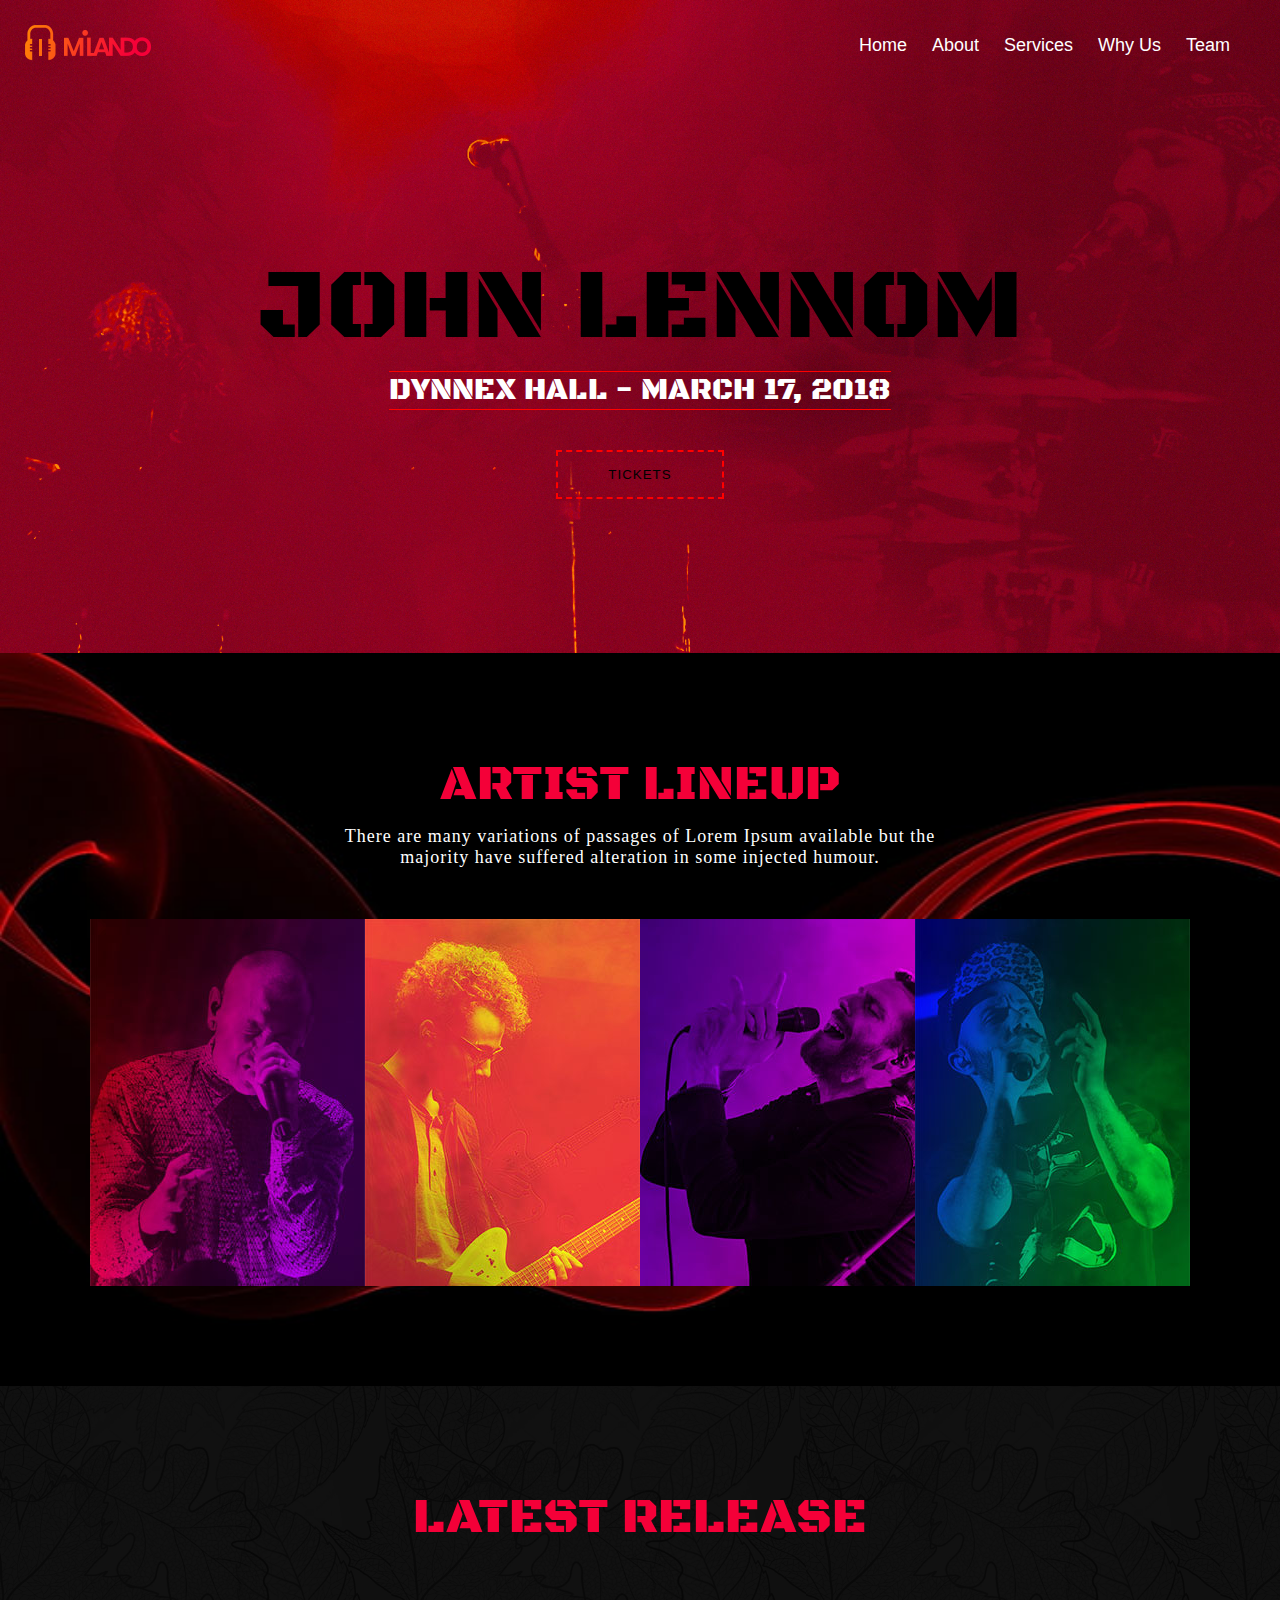
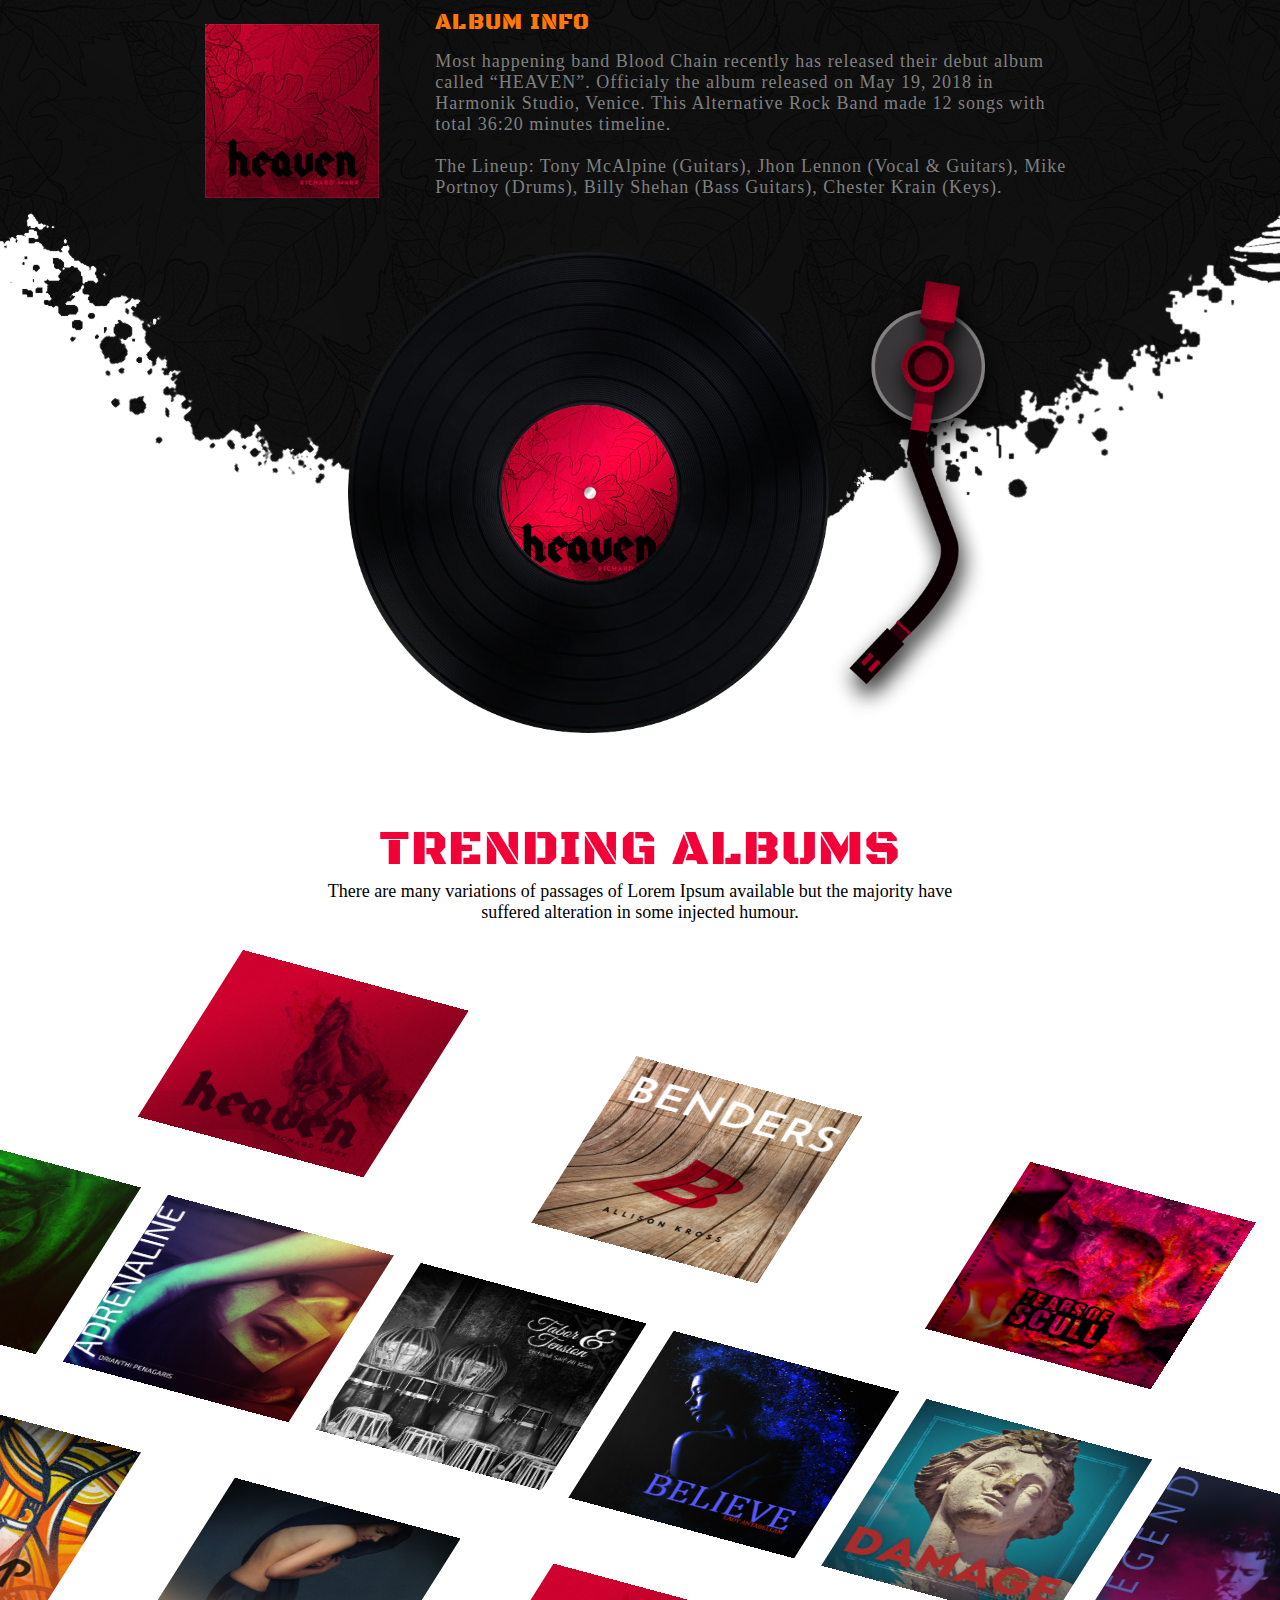
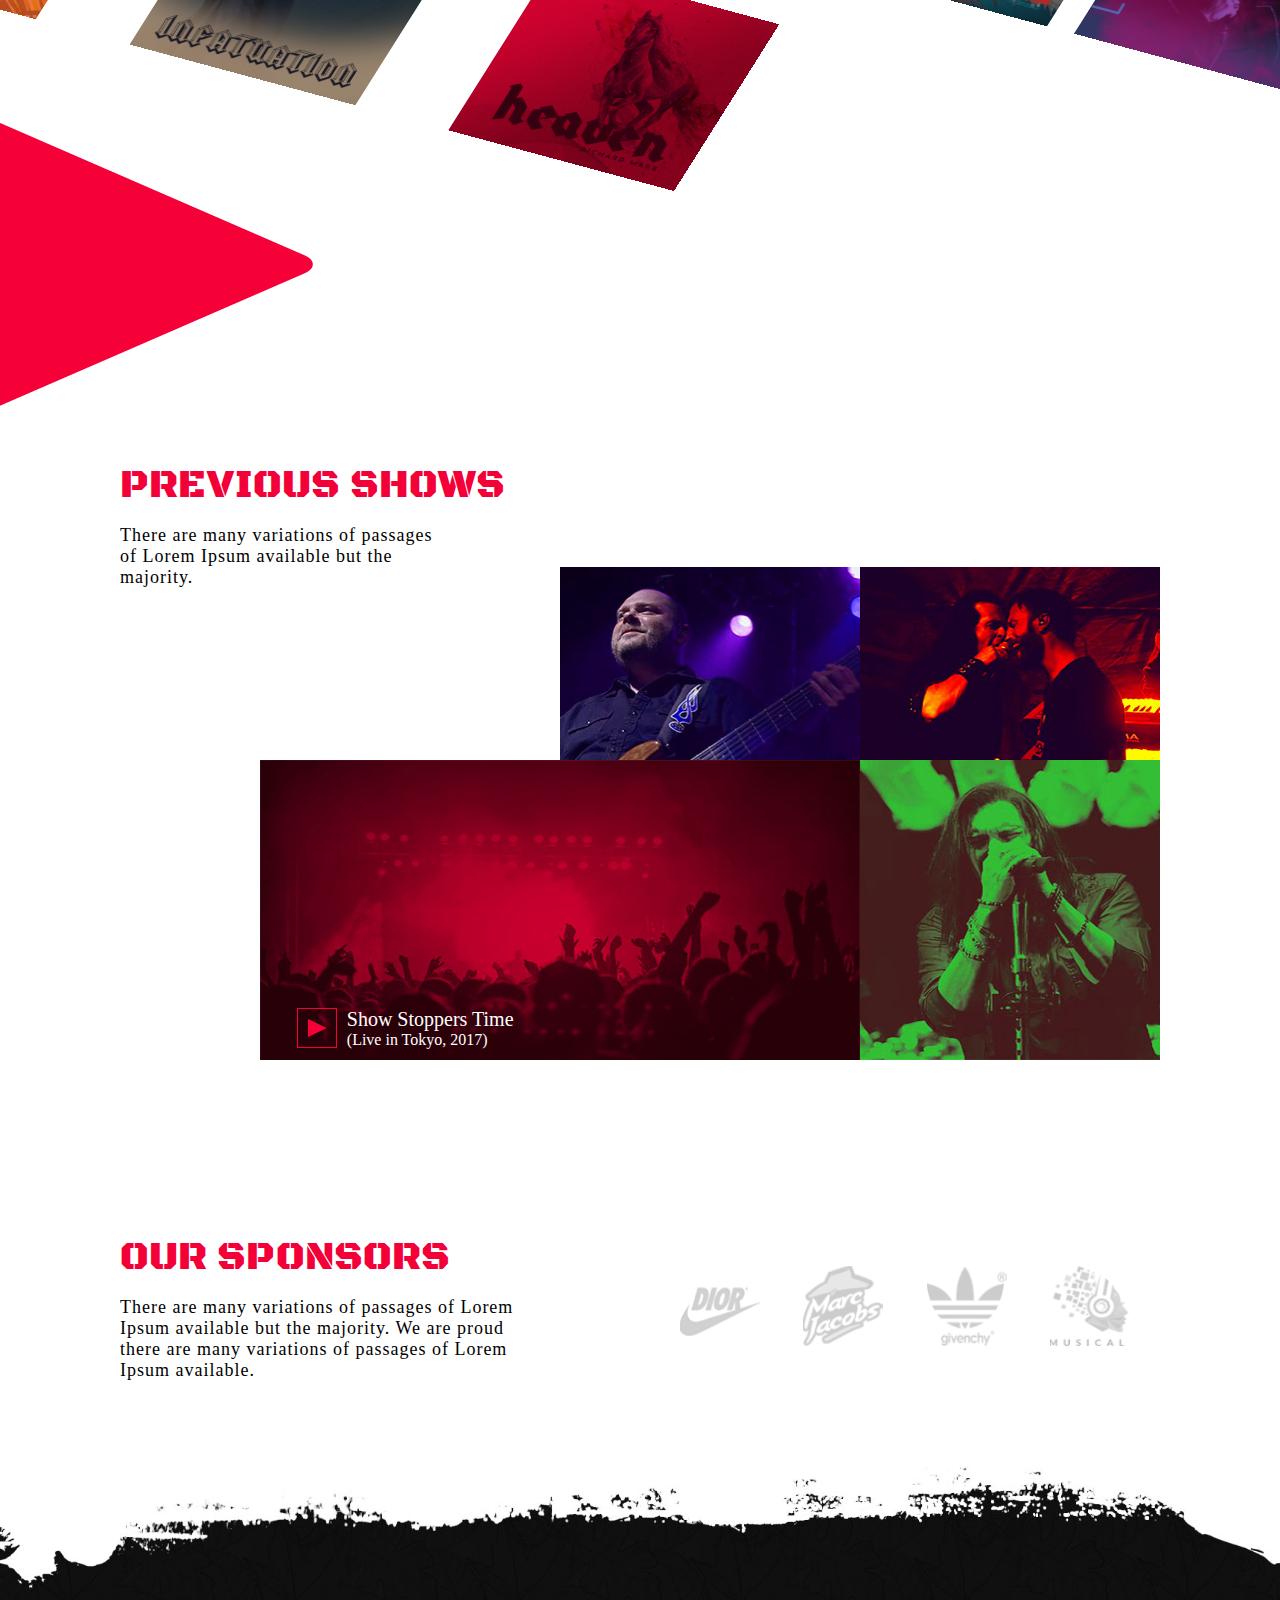
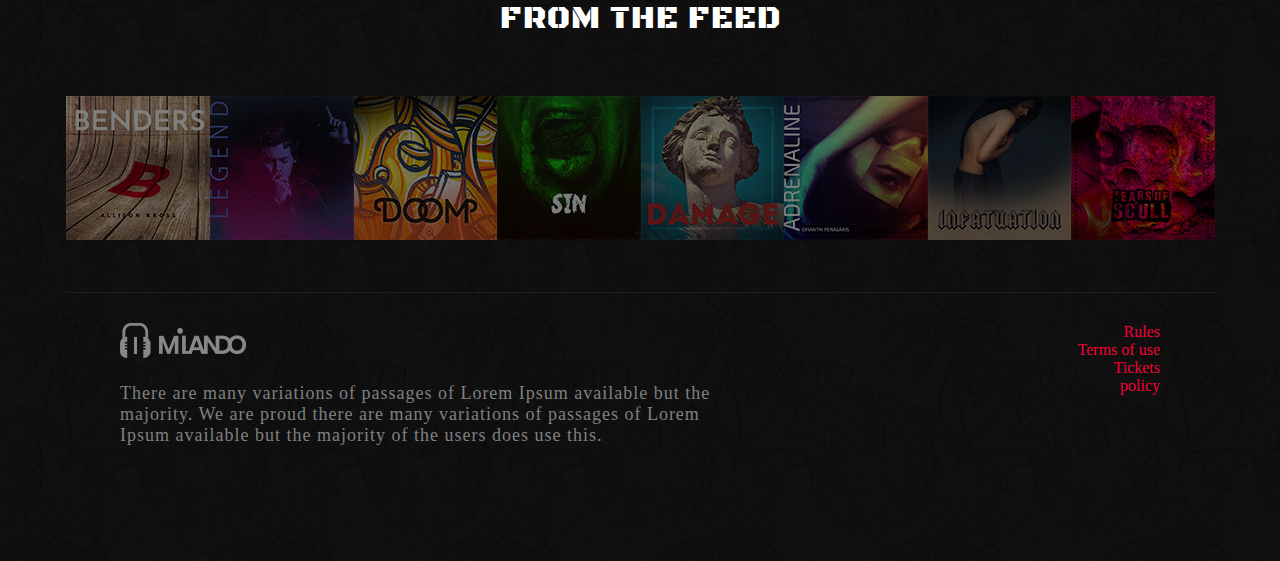
<file: task-19/index.html>
<!DOCTYPE html>
<html lang="en">
<head>
    <meta charset="UTF-8">
    <meta name="viewport" content="width=device-width, initial-scale=1.0">
    <title>task-19</title>
    <link href="https://fonts.googleapis.com/css2?family=Black+Ops+One&display=swap" rel="stylesheet">
    <link rel="stylesheet" href="style.css">
    <link rel="stylesheet" href="https://cdnjs.cloudflare.com/ajax/libs/font-awesome/6.5.2/css/all.min.css" integrity="sha512-SnH5WK+bZxgPHs44uWIX+LLJAJ9/2PkPKZ5QiAj6Ta86w+fsb2TkcmfRyVX3pBnMFcV7oQPJkl9QevSCWr3W6A==" crossorigin="anonymous" referrerpolicy="no-referrer" />
</head>
<body>
    <header>
        <div class="logo">
            <img src="logo_5.png" class="sitelogo">
        </div>
        <nav>
            <ul class="nav-link">
                <li><a href="index.html">Home</a></li>
                <li><a href="#">About</a></li>
                <li><a href="#">Services</a></li>
                <li><a href="#">Why Us</a></li>
                <li><a href="#">Team</a></li>
            </ul>
        </nav>  
    </header>

    <section class="banner">
        <div class="banner-container">
            <h1 class="bannerhead">
                JOHN LENNOM
            </h1>
            <h3 class="subhead">
                DYNNEX HALL - MARCH 17, 2018
            </h3>
            <button href="#" class="bbtn">TICKETS</button>
        </div>
    </section>

    <section class="artist">
        <div class="artist-container">
            <h1 class="arthead">
                ARTIST LINEUP
            </h1>
            <p class="artcontent">
                There are many variations of passages of Lorem Ipsum available but the majority have suffered alteration in some injected humour.
            </p>
            <div class="artimgs">
                <img src="a1.jpg" class="artg">
                <img src="a2.jpg" class="artg">
                <img src="a3.jpg" class="artg">
                <img src="a4.jpg" class="artg">
            </div>
        </div>
    </section>

    <section class="latest">
        <div class="latest-container">
            <h1 class="arthead">
                LATEST RELEASE   
             </h1>

            <div class="letestpart">
                <div class="leftlatest">
                    <img src="cover.jpg" class="latimg">
                </div>
                <div class="rightlatest">
                    <h4 class="latesthead">
                        ALBUM INFO
                    </h4>
                    <p class="latestcontent">
                        Most happening band Blood Chain recently has released their debut album called “HEAVEN”. Officialy the album released on May 19, 2018 in Harmonik Studio, Venice. This Alternative Rock Band made 12 songs with total 36:20 minutes timeline.<br><br>

The Lineup: Tony McAlpine (Guitars), Jhon Lennon (Vocal & Guitars), Mike Portnoy (Drums), Billy Shehan (Bass Guitars), Chester Krain (Keys).
                    </p>
                </div>
            </div>
        </div>
        <div class="roundsec">
        <img src="record.png" class="roundimg" width="40%" >
        <img src="player-key.png" class="key" width="15%">
    </div>
    </section>
    <div class="round">
        
    </div>

    <section class="trendalbm">
        <div class="trendalbm-container">
            <h1 class="trendalbmhead">
                TRENDING ALBUMS
            </h1>
            <p class="trendalbmcontent">
                There are many variations of passages of Lorem Ipsum available but the majority have suffered alteration in some injected humour.
            </p>

            <div class="albomsec">
                <div class="al1">
                    <img src="1.png" class="alimg" width="250" height="250">
                    <img src="2.png" class="alimg" width="250" height="250">
                    <img src="3.png" class="alimg" width="250" height="250">
                </div>
                <div class="al2">
                    <img src="4.png" class="alimg" width="250" height="250">
                    <img src="5.png" class="alimg" width="250" height="250">
                    <img src="6.png" class="alimg" width="250" height="250">
                    <img src="7.png" class="alimg" width="250" height="250">
                    <img src="8.png" class="alimg"width="250" height="250">
                    <img src="9.png" class="alimg" width="250" height="250">
                </div>
                <div class="al3">
                    <img src="10.png" class="alimg" width="250" height="250">
                    <img src="11.png" class="alimg" width="250" height="250">
                    <img src="1.png" class="alimg" width="250" height="250">
                </div>
            </div>
        </div>
    </section>

    <div class="bg">
        <img src="play_bg.png">
    </div>

    <section class="shows">
        <div class="shows-container">
            <h1 class="showshead">
                PREVIOUS SHOWS
            </h1>
            <p class="showscontent">
                There are many variations of passages of Lorem Ipsum available but the majority.
            </p>

            <div class="showsimg">
                <div class="showstop">
                    <img src="shows1.jpg" class="showimg" width="300px">
                    <img src="shows2.jpg" class="showimg" width="300px">
                </div>
                <div class="showsbottom">
                    <img src="shows3.jpg" class="showimgbig" height="300px" width="600px">
                    <img src="shows4.jpg" class="showimg2" height="300px" width="300px">
                </div>

                <div class="video-player">
                    <a href="https://www.youtube.com/watch?v=0I8GmbDU7c4" class="video-btn-three popup-video-btn">
                <img src="play_bg.png" class="play" width="40px" height="40px">
            </a>

                    <div class="text">
                        <p class="showp">Show Stoppers Time</p>
                        <span style="color:white;">(Live in Tokyo, 2017)</span>
                    </div>

                </div>

            </div>
        </div>
    </section>

    <section class="sponser">
        <div class="sponser-container">
            <div class="leftspo">
            <h1 class="showshead">
                OUR SPONSORS
            </h1>
            <p class="spocontent">
                There are many variations of passages of Lorem Ipsum available but the majority. We are proud there are many variations of passages of Lorem Ipsum available.
           </p>
        </div>
        <div class="rightspo">
            <img src="spo1.png" class="spoimg" width="80px" height="80px">
            <img src="spo2.png" class="spoimg" width="80px" height="80px">
            <img src="spo3.png" class="spoimg" width="80px" height="80px">
            <img src="spo4.png" class="spoimg" width="80px" height="80px">


        </div> 
        </div>
    </section>

    <footer>
        <div class="footer-container">
            <div class="ftop">
            <h1 class="foothead">
                FROM THE FEED
            </h1>
            <div class="fooimg">
                <img src="f1.jpg" class="fimg">
                <img src="f2.jpg" class="fimg">
                <img src="f3.jpg" class="fimg">
                <img src="f4.jpg" class="fimg">
                <img src="f5.jpg" class="fimg">
                <img src="f6.jpg" class="fimg">
                <img src="f7.jpg" class="fimg">
                <img src="f8.jpg" class="fimg">

            </div>
        </div>

        <div class="fbottom">
            <div class="logof">
                <img src="logo_5_dark.png" class="footerlogo">
                <p class="fbcontent">
                    There are many variations of passages of Lorem Ipsum available but the majority. We are proud there are many variations of passages of Lorem Ipsum available but the majority of the users does use this.
                </p>
            </div>
            <div class="footer-three-right">
                <ul class="footer-three-menu">
                    <li><a href="#">Rules</a></li>
                    <li><a href="#">Terms of use</a></li>
                    <li><a href="#">Tickets</a></li>
                    <li><a href="#">policy</a></li>
                </ul>
                <div class="footer-social-three">
                    <ul>
                        <li><a href="#"><i class="fa-brands fa-facebook"></i></a></li>
                        <li><a href="#"><i class="fa-brands fa-twitter"></i></a></li>
                        <li><a href="#"><i class="fa-brands fa-linkedin"></i></a></li>
                        <li><a href="#"><i class="fa-brands fa-pinterest"></i></a></li>
                        <li><a href="#"><i class="fa-brands fa-instagram"></i></a></li>
                        <li><a href="#"><i class="fa-brands fa-vine"></i></a></li>
                        <li><a href="#"><i class="fa-brands fa-apple"></i></a></li>
                        <li><a href="#"><i class="fa-brands fa-vimeo"></i></a></li>
                    </ul>
                </div>
            </div>
        </div>
        </div>
    </footer>
</body>
</html>
</file>
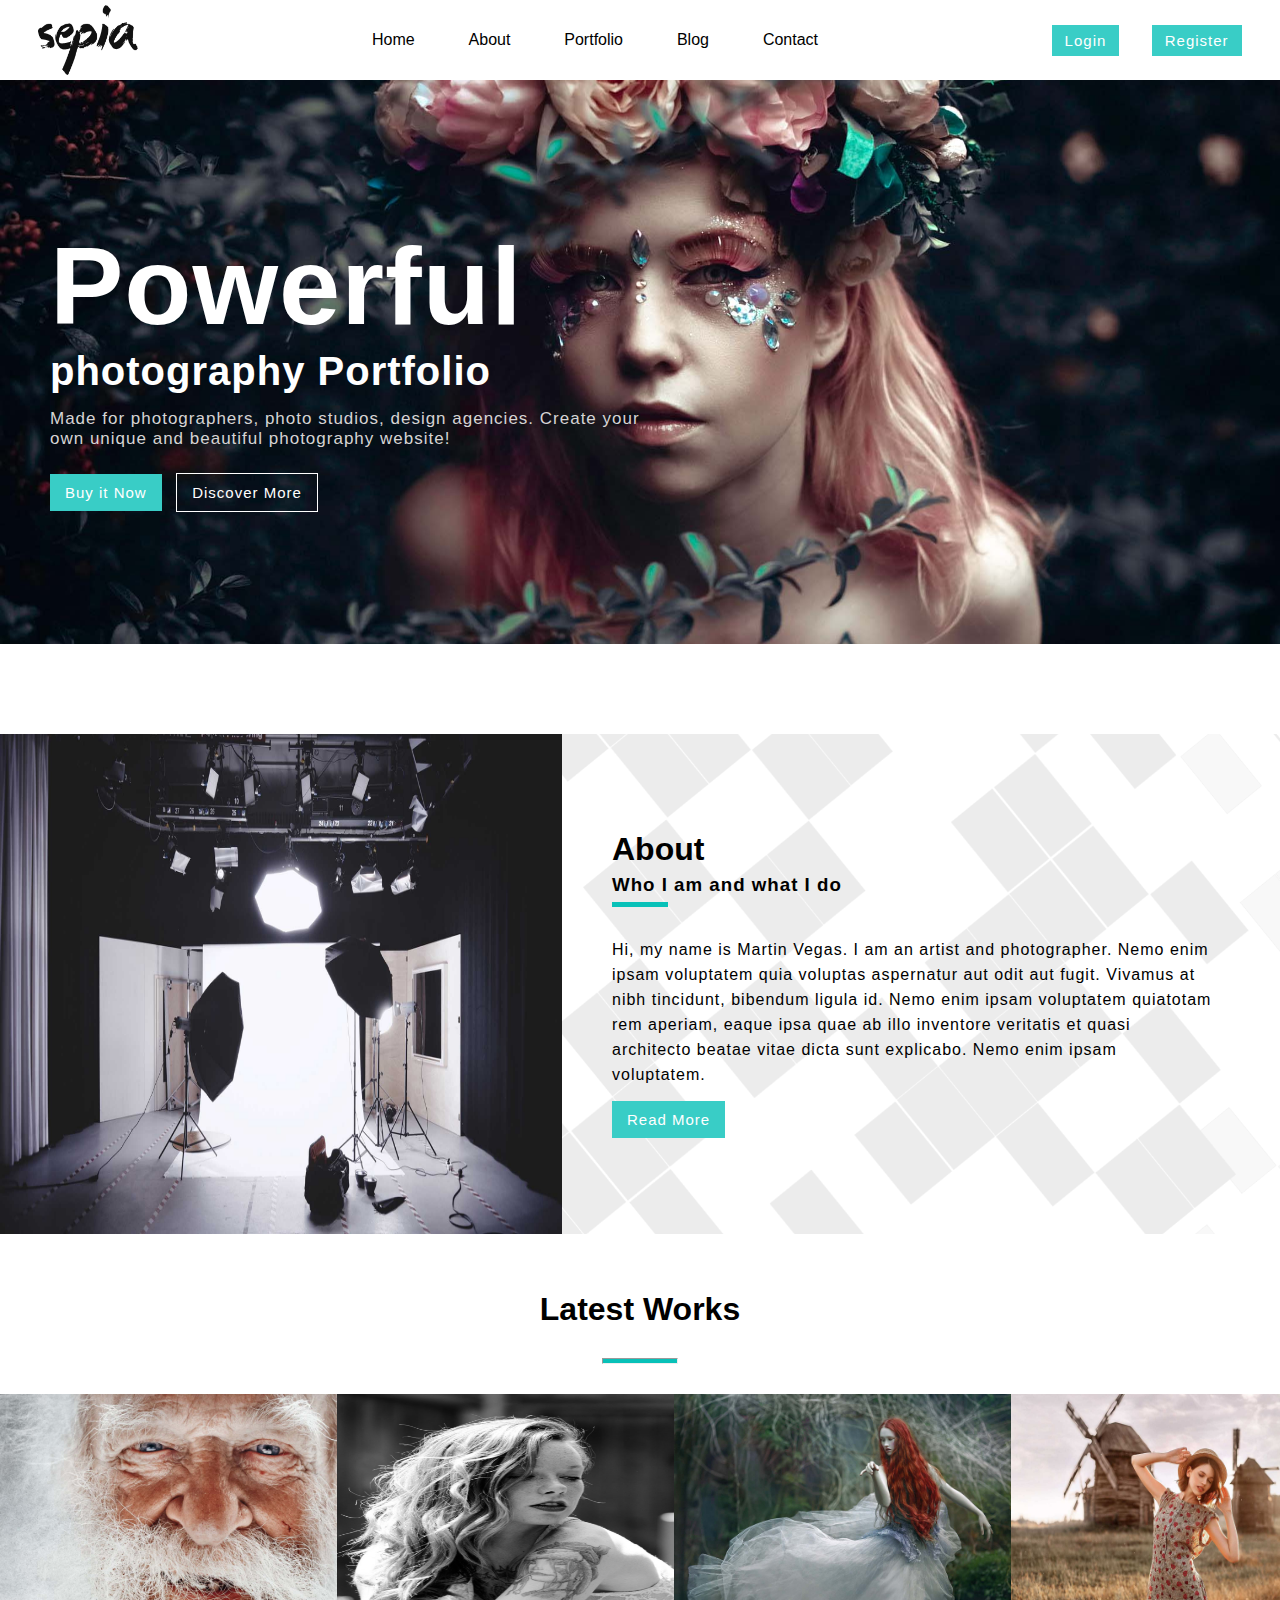
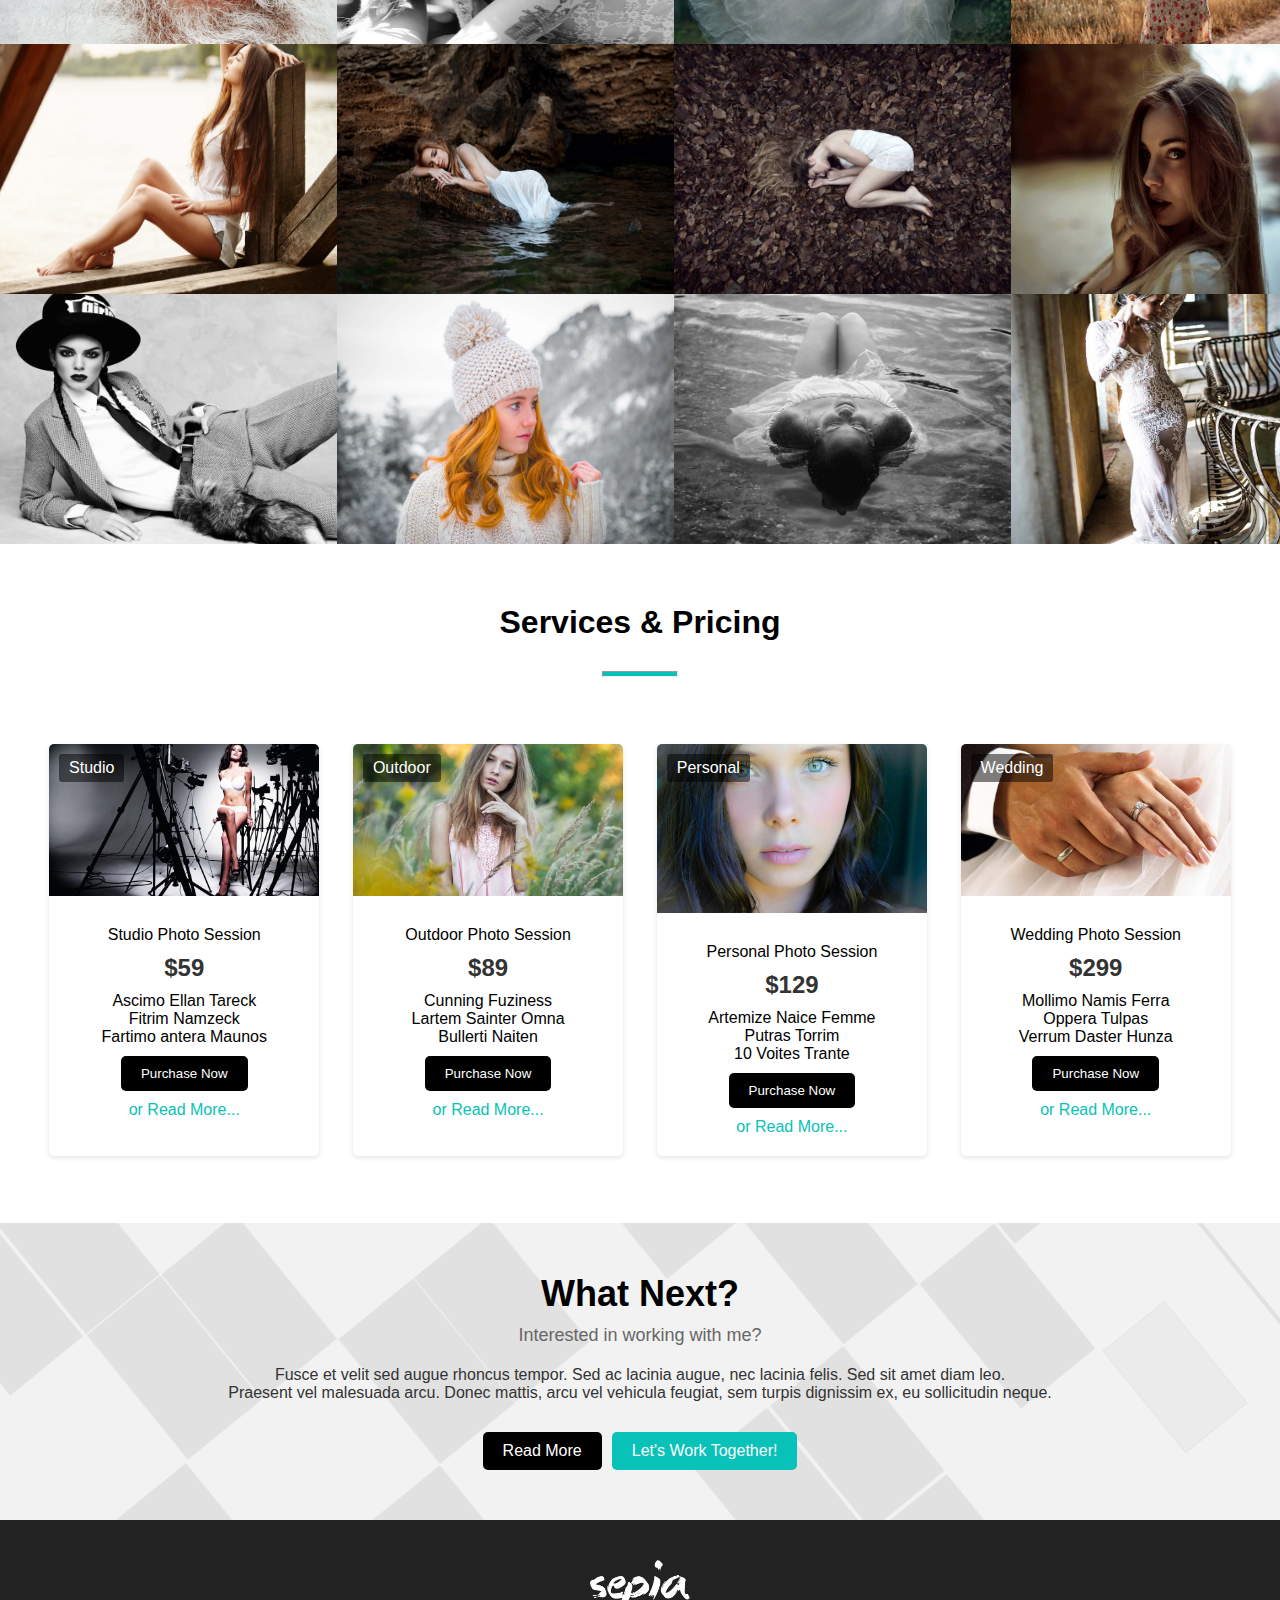
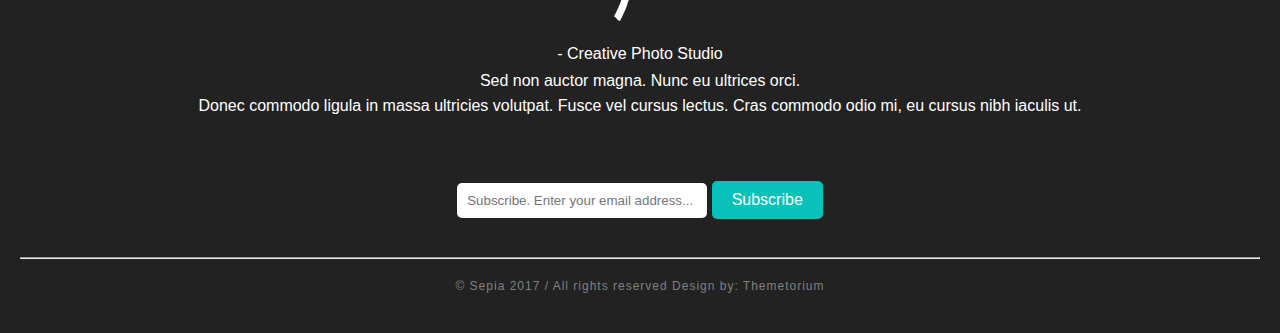
<file: task-20/index.html>
<!DOCTYPE html>
<html lang="en">
<head>
  <meta charset="UTF-8">
  <meta name="viewport" content="width=device-width, initial-scale=1.0">
  <title>task-20</title>
  <link rel="stylesheet" href="style.css">
</head>
<body>
  <header>
    <div class="header-container">
      <img src="logo-dark.png" class="headerlogo" width="100px" height="70px">
  
    <nav class="headnav">
      <ul class="nav-link">
        <li><a href="#">Home</a></li>
        <li><a href="#">About</a></li>
        <li><a href="#">Portfolio</a></li>
        <li><a href="#">Blog</a></li>
        <li><a href="#">Contact</a></li>
      </ul>
    </nav>
    <div class="headbtn">
    <a href="#" class="buy">Login</a>
    <a href="#" class="buy">Register</a>
  </div>
  </div>
  </header>

  <section class="banner">
    <div class="banner-container">
      <h1 class="bhead">
        Powerful
      </h1>
      <h3 class="bsubhead">
        photography Portfolio
      </h3>
      <p class="bcontent">        
        Made for photographers, photo studios, design agencies. Create your own unique and beautiful photography website!
      </p>
      <div class="bbtn">
        <a href="#" class="bbuy">Buy it Now</a>
        <a href="#" class="bdbuy">Discover More</a>
      </div>
    </div>
  </section>

  <section class="about">
    <div class="about-container">
      <div class="aleft">
        <img src="aboutbg.jpg" width="562px" height="500px">
      </div>
      <div class="aright">
        <h1 class="ahead">
          About
        </h1>
        <h3 class="asubhead">
          <span style="border-bottom: 5px solid #08C1B8;padding-bottom: 7px;">Who I</span> am and what I do
        </h3>
        <p class="acontent">
          Hi, my name is Martin Vegas. I am an artist and photographer. Nemo enim ipsam voluptatem quia voluptas aspernatur aut odit aut fugit. Vivamus at nibh tincidunt, bibendum ligula id. Nemo enim ipsam voluptatem quiatotam rem aperiam, eaque ipsa quae ab illo inventore veritatis et quasi architecto beatae vitae dicta sunt explicabo. Nemo enim ipsam voluptatem.
        </p>
        <div class="bbtn">
          <a href="#" class="bbuy">Read More</a>
        </div>

      </div>
    </div>
  </section>

  <section class="works">
    <div class="work-container">
      <h1 class="workhead">
        Latest Works
      </h1><hr style="height: 6px; background-color: #08C1B8; text-align: center;margin:30px 47%;">
    
     <div class="photos">
      <div class="photo-container1">
        <div class="fipic">
        <figure>
          <img src="gallery-list-1.jpg" class="photoimg" width="337px" height="250px">
          <figcaption>The Old Man Dreams</figcaption>
        
        </figure>

        </div>
        <div class="fipic">
        <figure>
          <img src="gallery-list-2.jpg" class="photoimg" width="337px" height="250px">
        </figure>
        <figcaption>These Wonderful Freckles</figcaption>
      </div>
      <div class="fipic">
        <figure>
          <img src="gallery-list-3.jpg" class="photoimg" width="337px" height="250px">
        </figure>
        <figcaption>Paris Fashion Week</figcaption>
        </div>
        <div class="fipic">
        <figure>
          <img src="gallery-list-4.jpg" class="photoimg" width="337px" height="250px">
        </figure>
        <figcaption>Afternoon Photoshoot</figcaption>
        </div>
      </div>

      <div class="photo-container1">
        <div class="fipic">
        <figure>
          <img src="gallery-list-5.jpg" class="photoimg" width="337px" height="250px">
          <figcaption>Sit Back and Relax</figcaption>
        
        </figure>

        </div>
        <div class="fipic">
        <figure>
          <img src="gallery-list-6.jpg" class="photoimg" width="337px" height="250px">
        </figure>
        <figcaption>Something In The Water vol.2</figcaption>
      </div>
      <div class="fipic">
        <figure>
          <img src="gallery-list-7.jpg" class="photoimg" width="337px" height="250px">
        </figure>
        <figcaption>Autumn Nights</figcaption>
        </div>
        <div class="fipic">
        <figure>
          <img src="gallery-list-8.jpg" class="photoimg" width="337px" height="250px">
        </figure>
        <figcaption>Beauty & Fashion</figcaption>
        </div>
      </div>

      <div class="photo-container1">
        <div class="fipic">
        <figure>
          <img src="gallery-list-9.jpg" class="photoimg" width="337px" height="250px">
          <figcaption>No Colors This Time</figcaption>
        
        </figure>

        </div>
        <div class="fipic">
        <figure>
          <img src="gallery-list-10.jpg" class="photoimg" width="337px" height="250px">
        </figure>
        <figcaption>Monday's Monochromes</figcaption>
      </div>
      <div class="fipic">
        <figure>
          <img src="gallery-list-11.jpg" class="photoimg" width="337px" height="250px">
        </figure>
        <figcaption>Something In The Water</figcaption>
        </div>
        <div class="fipic">
        <figure>
          <img src="gallery-list-12.jpg" class="photoimg" width="337px" height="250px">
        </figure>
        <figcaption>Beautiful Bride</figcaption>
        </div>
      </div>
     </div>
    </div>
  </section>


  <h1 class="workhead" style="margin-top:60px">
    Services & Pricing
  </h1><hr style="height: 6px; background-color: #08C1B8; text-align: center;margin:30px 47%;">
  <div class="container">
    
    <div class="card">
      


      <figure>
        <img src="price-box-1.jpg" alt="Studio Photo Session">
        <figcaption>Studio</figcaption>
      </figure>
      <div class="card-content">
        <p>Studio Photo Session</p>
        <div class="price">$59</div>
        <p>Ascimo Ellan Tareck<br>Fitrim Namzeck<br>Fartimo antera Maunos</p>
        <button>Purchase Now</button>
        <a href="#">or Read More...</a>
      </div>
    </div>
    <div class="card">
      <figure>
        <img src="price-box-2.jpg" alt="Outdoor Photo Session">
        <figcaption>Outdoor</figcaption>
      </figure>
      <div class="card-content">
        <p>Outdoor Photo Session</p>
        <div class="price">$89</div>
        <p>Cunning Fuziness<br>Lartem Sainter Omna<br>Bullerti Naiten</p>
        <button>Purchase Now</button>
        <a href="#">or Read More...</a>
      </div>
    </div>
    <div class="card">
      <figure>
        <img src="price-box-3.jpg" alt="Personal Photo Session">
        <figcaption>Personal</figcaption>
      </figure>
      <div class="card-content">
        <p>Personal Photo Session</p>
        <div class="price">$129</div>
        <p>Artemize Naice Femme<br>Putras Torrim<br>10 Voites Trante</p>
        <button>Purchase Now</button>
        <a href="#">or Read More...</a>
      </div>
    </div>
    <div class="card">
      <figure>
        <img src="price-box-4.jpg" alt="Wedding Photo Session">
        <figcaption>Wedding</figcaption>
      </figure>
      <div class="card-content">
        <p>Wedding Photo Session</p>
        <div class="price">$299</div>
        <p>Mollimo Namis Ferra<br>Oppera Tulpas<br>Verrum Daster Hunza</p>
        <button>Purchase Now</button>
        <a href="#">or Read More...</a>
      </div>
    </div>
  </div>

  <section class="what-next">
    <h2>What Next?</h2>
    <p class="subtitle">Interested in working with me?</p>
    <p class="description">
      Fusce et velit sed augue rhoncus tempor. Sed ac lacinia augue, nec lacinia felis. Sed sit amet diam leo.<br> Praesent vel malesuada arcu. Donec mattis, arcu vel vehicula feugiat, sem turpis dignissim ex, eu sollicitudin neque.
    </p>
    <div class="buttons">
      <button class="btn read-more">Read More</button>
      <button class="btn work-together">Let's Work Together!</button>
    </div>
  </section>

  <footer class="footer">
    <div class="logo">
      <img src="logo-light.png" alt="Sepia Logo">
    </div>
    <div class="footer-content">
      <p>- Creative Photo Studio</p>
      <p class="footcontent">Sed non auctor magna. Nunc eu ultrices orci. <br>Donec commodo ligula in massa ultricies volutpat. Fusce vel cursus lectus. Cras commodo odio mi, eu cursus nibh iaculis ut.</p>
    </div>
    <div class="social-icons">
      <a href="#"><i class="fab fa-facebook-f"></i></a>
      <a href="#"><i class="fab fa-twitter"></i></a>
      <a href="#"><i class="fab fa-google-plus-g"></i></a>
      <a href="#"><i class="fab fa-pinterest-p"></i></a>
      <a href="#"><i class="fab fa-dribbble"></i></a>
      <a href="#"><i class="fas fa-envelope"></i></a>
    </div>
    <div class="subscribe">
      <input type="email" placeholder="Subscribe. Enter your email address...">
      <button class="btn subscribe-btn">Subscribe</button>
    </div>
    <hr style="margin-top: 3%; color:rgb(102, 101, 101); font-weight: 100;">
    <p class="copy">© Sepia 2017 / All rights reserved Design by: Themetorium</p>
  </footer>
</body>
</html>
</file>
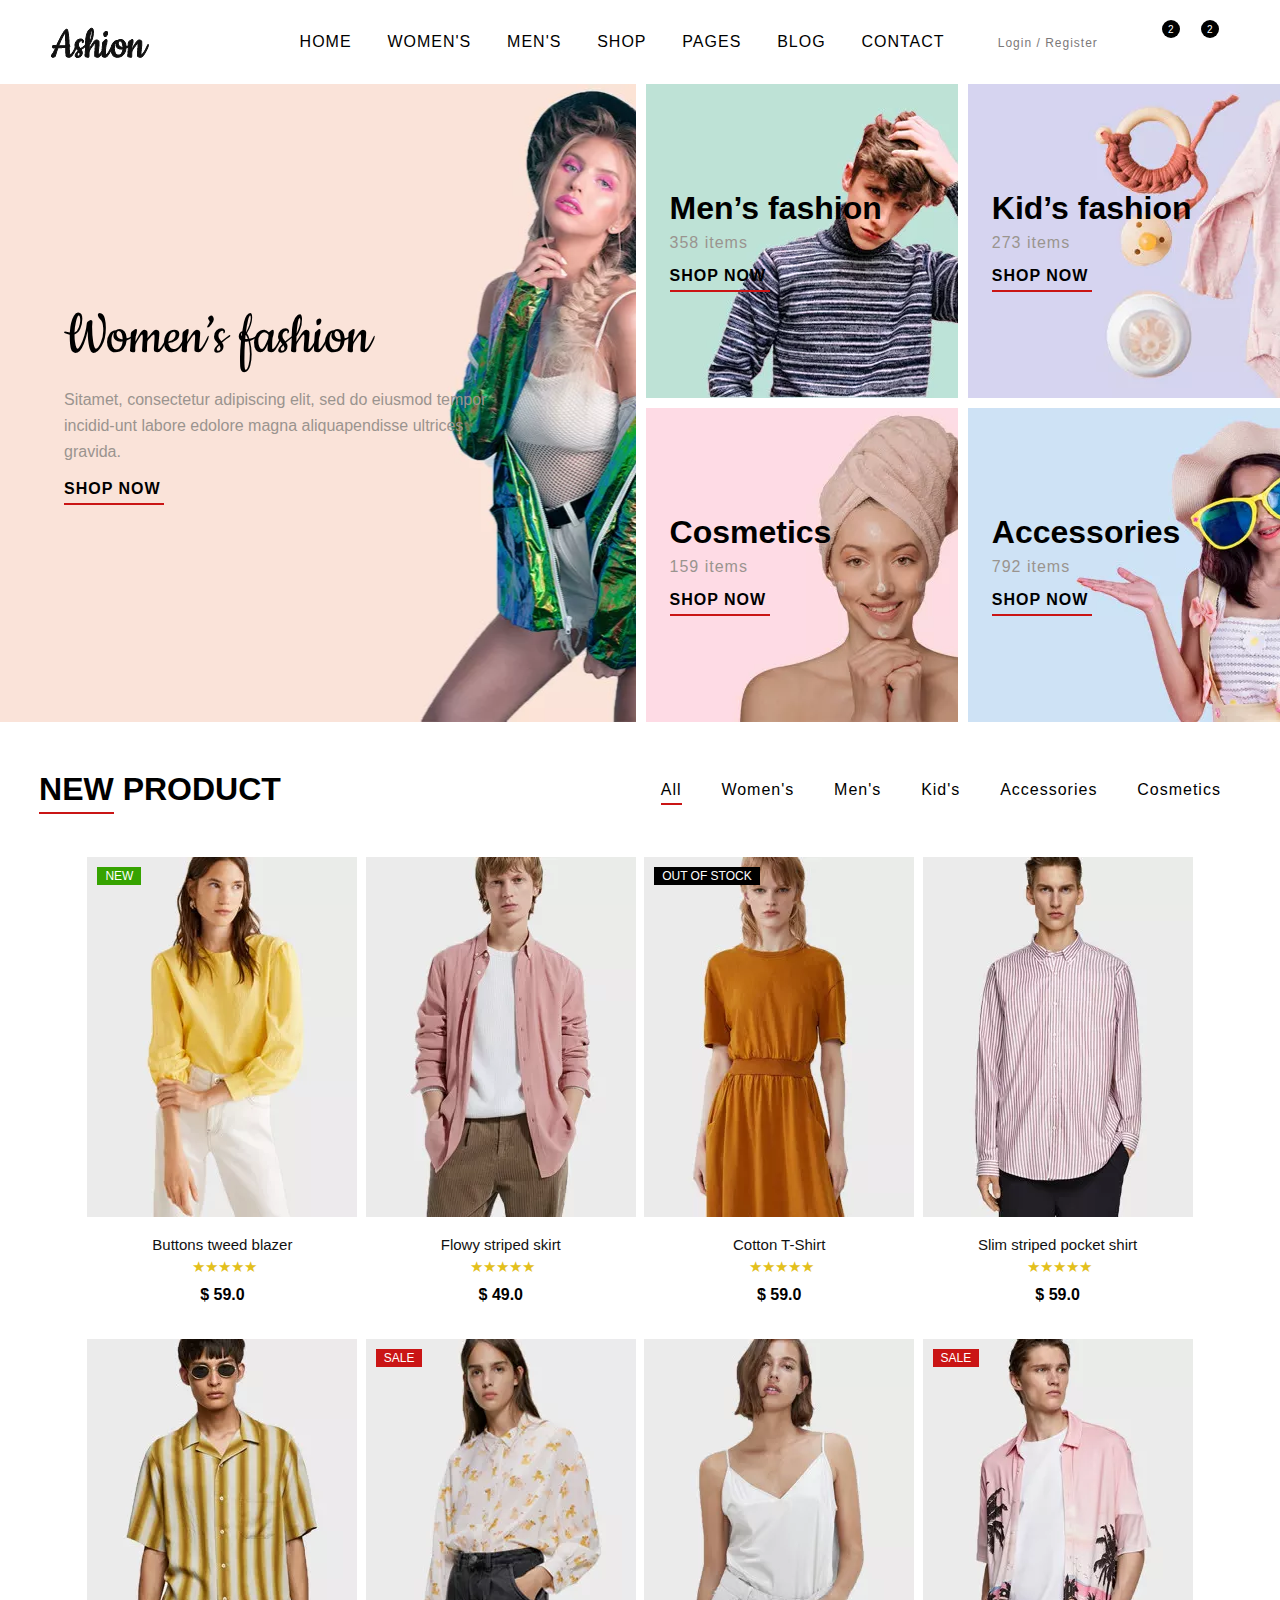
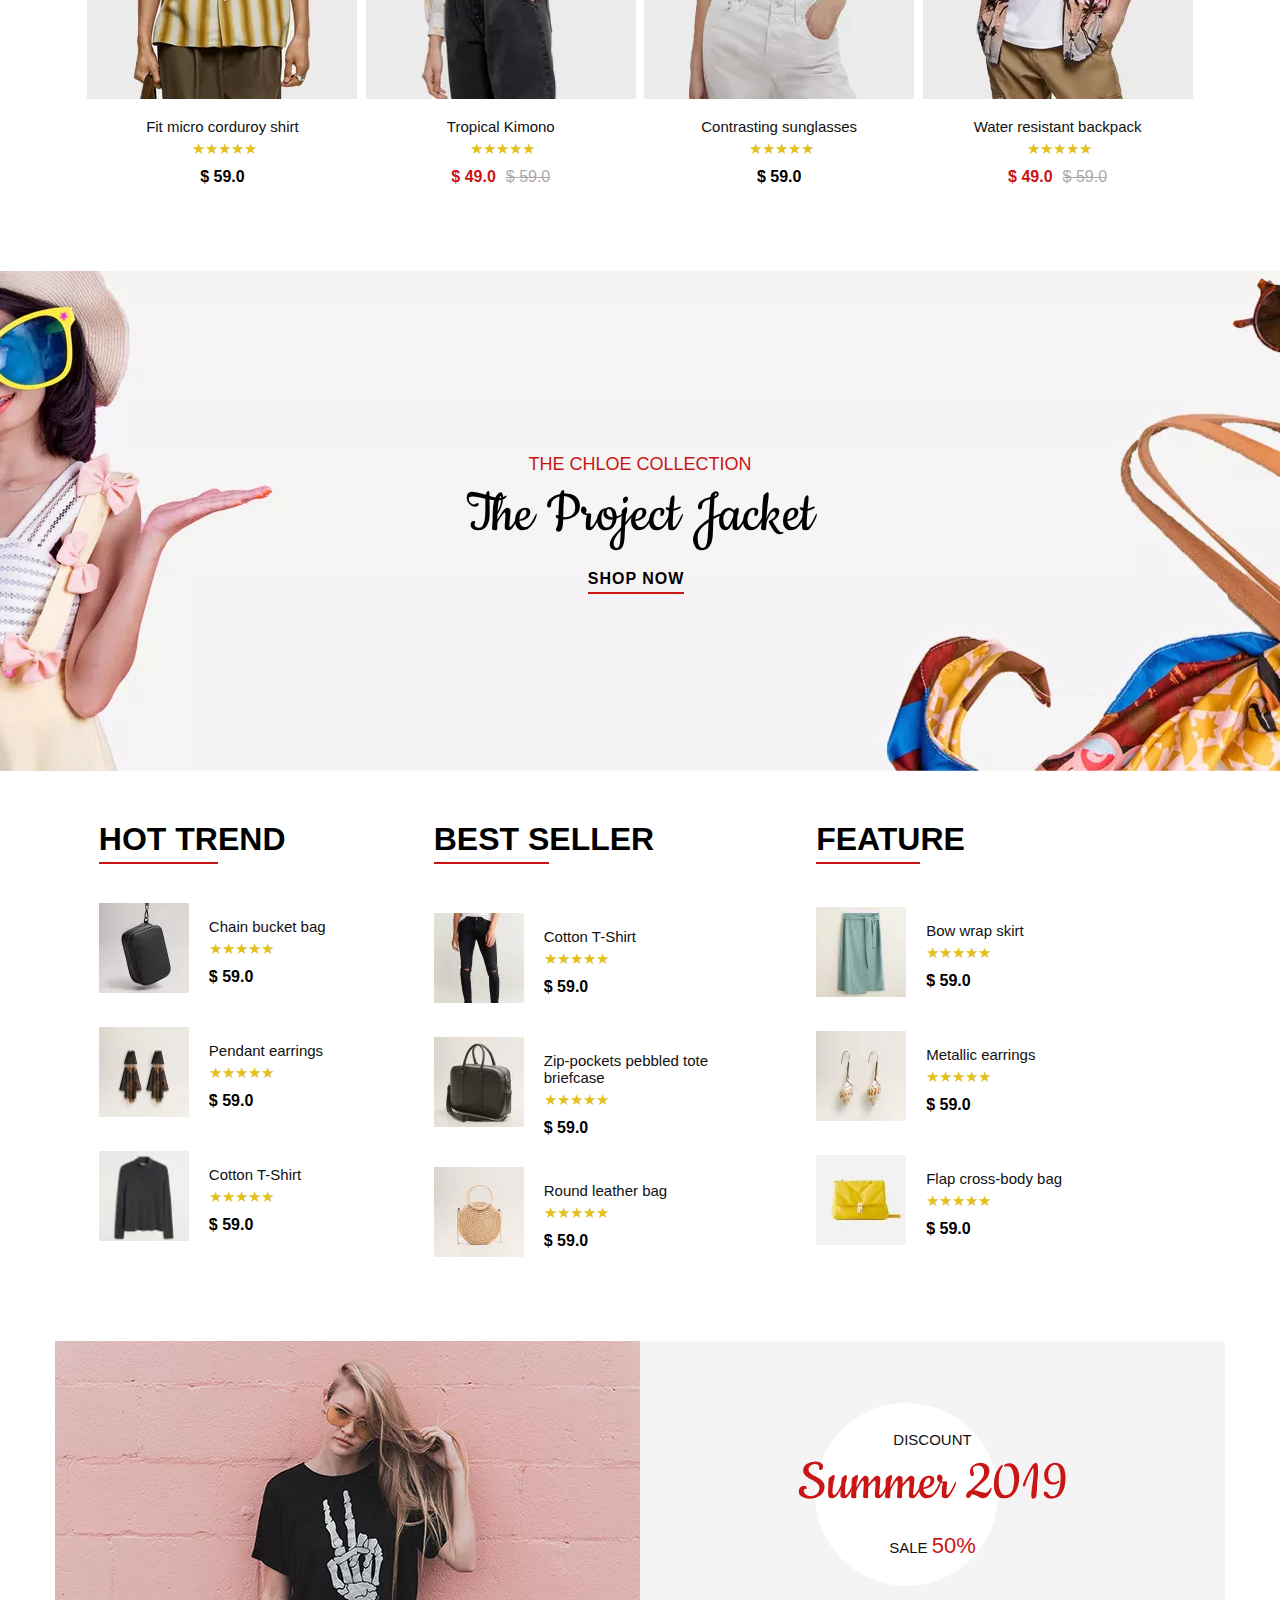
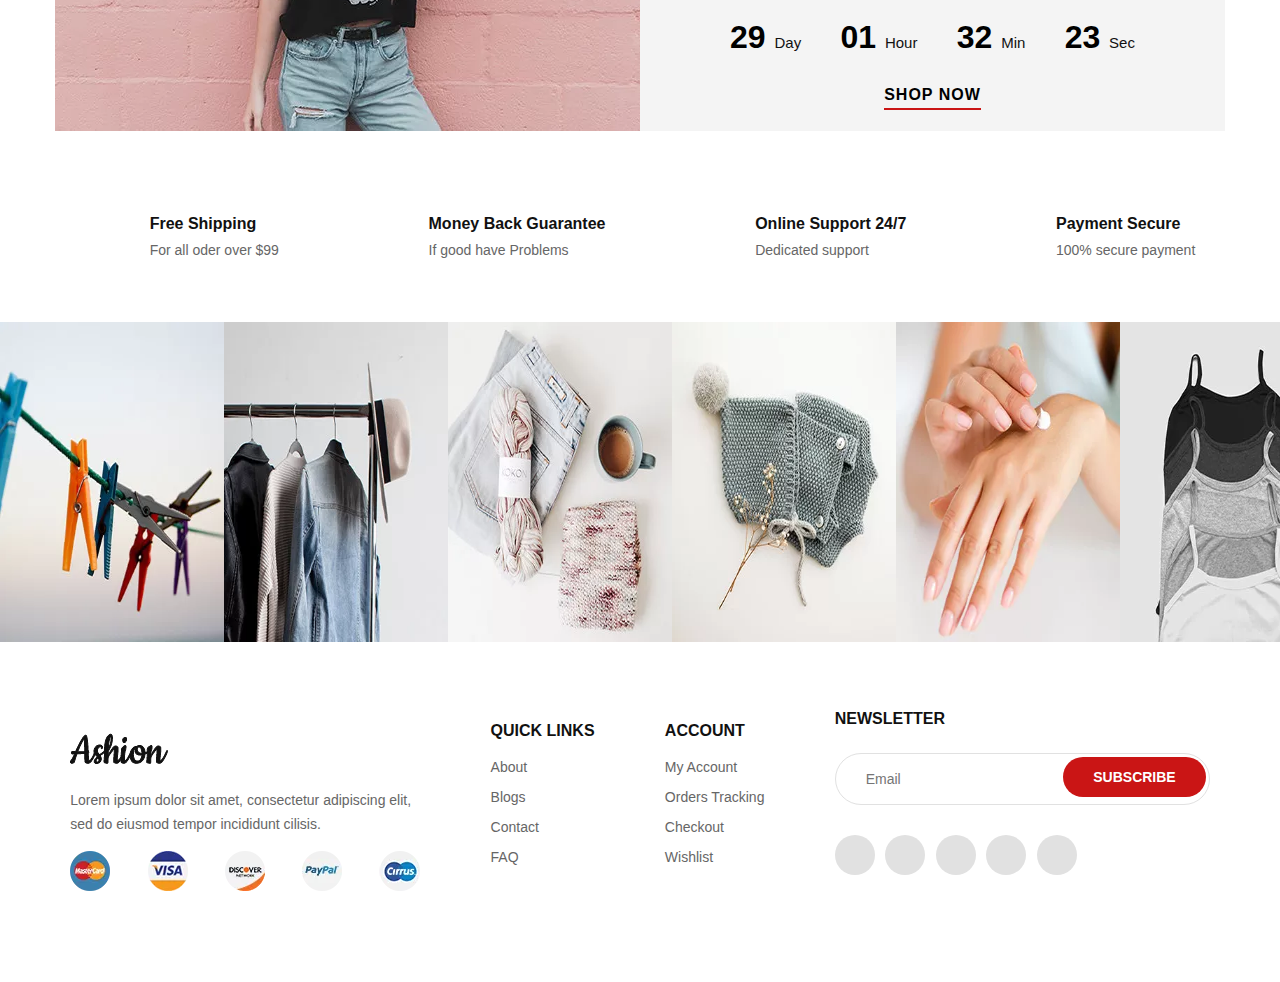
<file: task-21/index.html>
<!DOCTYPE html>
<html lang="en">
<head>
    <meta charset="UTF-8">
    <meta name="viewport" content="width=device-width, initial-scale=1.0">
    <title>task-21</title>
    <link href="https://fonts.googleapis.com/css2?family=Cookie&display=swap" rel="stylesheet">    <link rel="stylesheet" href="style.css">
    <link rel="stylesheet" href="https://cdnjs.cloudflare.com/ajax/libs/font-awesome/6.5.2/css/all.min.css" integrity="sha512-SnH5WK+bZxgPHs44uWIX+LLJAJ9/2PkPKZ5QiAj6Ta86w+fsb2TkcmfRyVX3pBnMFcV7oQPJkl9QevSCWr3W6A==" crossorigin="anonymous" referrerpolicy="no-referrer" />
</head>
<body>
    <header>
      <div class="header-container">
        <img src="logo.png.webp" class="hlogo">

      <nav class="nav-link">
        <ul class="nav">
            <li><a href="#">HOME</a></li>
            <li><a href="#">WOMEN'S</a></li>
            <li><a href="#">MEN'S</a></li>
            <li><a href="#">SHOP</a></li>
            <li><a href="#">PAGES</a></li>
            <li><a href="#">BLOG</a></li>
            <li><a href="#">CONTACT</a></li>
        </ul>
      </nav>
      <div class="lore">
        <div class="loginpart">
            <a href="#">Login / Register</a>
        </div>
        <div class="bags">
            <i class="fa fa-search ficon" aria-hidden="true" style="transform: rotate(-270xdeg);margin-right: 10px;"></i>
            <i class="fa-regular fa-heart ficon" style="padding-left:5px;"></i><p class="num ficon">2</p>      
            <i class="fa-regular fa-bag-shopping ficon"></i><p class="num ficon">2</p>
        </div>
      </div>
    </div>
    </header>

    <section class="banner">
        <div class="banner-container">
                    <div class="bleft">
                        <h1 class="bheadle">
                            Women’s fashion
                        </h1>
                        <p class="bcontent">
                            Sitamet, consectetur adipiscing elit, sed do eiusmod tempor incidid-unt labore edolore magna aliquapendisse ultrices gravida.
                        </p>
                        <a href="#" class="bbtn">
                            SHOP NOW
                        </a>
                    </div>
                    <div class="bright">
                        <div class="topbright">
                            <div class="lefttoop">
                                <h1 class="bhead1">
                                    Men’s fashion
                                </h1>
                                <p class="items">
                                    358 items                                </p>
                                <a href="#" class="bbtn">
                                    SHOP NOW
                                </a>
                            </div>
                            <div class="righttoop">
                                <h1 class="bhead1">
                                    Kid’s fashion
                                  </h1>
                                <p class="items">
                                    273 items
                                </p>
                                <a href="#" class="bbtn">
                                    SHOP NOW
                                </a>
                            </div>
                        </div>

                        <div class="bottomrightb">
                            <div class="leftbottom">
                                <h1 class="bhead1">
                                    Cosmetics
                                </h1>
                                <p class="items">
                                    159 items
                                </p>
                                <a href="#" class="bbtn">
                                    SHOP NOW
                                </a>
                            </div>
                            <div class="rightbottom">
                                <h1 class="bhead1">
                                    Accessories
                                </h1>
                                <p class="items">
                                    792 items
                                </p>
                                <a href="#" class="bbtn">
                                    SHOP NOW
                                </a>
                            </div>
                        </div>
                    </div>
        </div>
    </section>

    <section class="category">
        <div class="category-container">
            <div class="catheadpart">
            <h1 class="cahead">
                <span style="border-bottom: 2px solid #CA1515; padding-bottom: 5px">NEW</span> PRODUCT
            </h1>
            <nav class="allcat">
                <ul class="cat-link">
                    <li><a href="#" style="border-bottom: 2px solid #CA1515; padding-bottom: 5px">All</a></li>
                    <li><a href="#">Women's</a></li>
                    <li><a href="#">Men's</a></li>
                    <li><a href="#">Kid's</a></li>
                    <li><a href="#"> Accessories</a></li>
                    <li><a href="#"> Cosmetics</a></li>

                </ul>
            </nav>
        </div>

        <div class="products1">
             <div class="pro1">
                <figure class="imgofpro">
                <img src="product-1.jpg.webp" class="productimg">
                </figure>
                <figcaption class="pro1con">NEW</figcaption>
                <p class="procontent">Buttons tweed blazer</p>
                <p class="stars">&starf;&starf;&starf;&starf;&starf;</p>
                <h4 class="price">$ 59.0</h4>
             </div>

             <div class="pro1">
                <figure>
                <img src="product-2.jpg.webp" class="proimg">
                </figure>
                <p class="procontent">Flowy striped skirt</p>
                <p class="stars">&starf;&starf;&starf;&starf;&starf;</p>
                <h4 class="price">$ 49.0</h4>
             </div>

             <div class="pro1">
                <figure>
                <img src="product-3.jpg.webp" class="proimg">
                </figure>
                <figcaption class="pro1con" style="background-color: black;">OUT OF STOCK</figcaption>
                <p class="procontent">Cotton T-Shirt</p>
                <p class="stars">&starf;&starf;&starf;&starf;&starf;</p>
                <h4 class="price">$ 59.0</h4>
             </div>

             <div class="pro1">
                <figure>
                <img src="product-4.jpg.webp" class="proimg">
                </figure>
                <p class="procontent">Slim striped pocket shirt</p>
                <p class="stars">&starf;&starf;&starf;&starf;&starf;</p>
                <h4 class="price">$ 59.0</h4>
             </div>
        </div>

        <div class="products1">
            <div class="pro1">
               <figure class="imgofpro">
               <img src="product-5.jpg.webp" class="productimg">
               </figure>
               <p class="procontent">Fit micro corduroy shirt</p>
               <p class="stars">&starf;&starf;&starf;&starf;&starf;</p>
               <h4 class="price">$ 59.0</h4>
            </div>

            <div class="pro1">
               <figure>
               <img src="product-6.jpg.webp" class="proimg">
               </figure>
               <figcaption class="pro1con" style="background-color: #CA1515;">SALE</figcaption>
               <p class="procontent">Tropical Kimono</p>
               <p class="stars">&starf;&starf;&starf;&starf;&starf;</p>
               <h4 class="price" style="color: #CA1515;">$ 49.0<del style="margin-left: 10px; color: rgb(175, 170, 170);font-weight: 500;">$ 59.0</del></h4>
            </div>

            <div class="pro1">
               <figure>
               <img src="product-7.jpg.webp" class="proimg">
               </figure>
               <p class="procontent">Contrasting sunglasses</p>
               <p class="stars">&starf;&starf;&starf;&starf;&starf;</p>
               <h4 class="price">$ 59.0</h4>
            </div>

            <div class="pro1">
               <figure>
               <img src="product-8.jpg.webp" class="proimg">
               </figure>
               <figcaption class="pro1con" style="background-color: #CA1515;">SALE</figcaption>
               <p class="procontent">Water resistant backpack</p>
               <p class="stars">&starf;&starf;&starf;&starf;&starf;</p>
               <h4 class="price" style="color: #CA1515;">$ 49.0<del style="margin-left: 10px; color: rgb(175, 170, 170);font-weight: 500;">$ 59.0</del></h4>
            </div>
       </div>
        </div>
    </section>

    <section class="slider">
        <div class="slider-container">
            <p class="ssubhead">
                The Chloe Collection
            </p>
            <h1 class="bheadle" style="margin-bottom: 20px;">
                The Project Jacket
            </h1>
            <a href="#" class="sbtn">
                SHOP NOW
            </a>
        </div>
    </section>

    <section class="seller">
        <div class="seller-container">
            <div class="oneseller">
                <h1 class="sehead">
                    <span style="border-bottom: 2px solid #CA1515; padding-bottom: 5px">HOT TR</span>END
                </h1>

                <div class="se1">
                    <div class="leftse">
                    <img src="ht-1.jpg.webp" class="seimg">
                </div>
                <div class="rightse">
                    <p class="secontent">Chain bucket bag</p>
                    <p class="sestars">&starf;&starf;&starf;&starf;&starf;</p>
                    <h4 class="seprice">$ 59.0</h4>
                </div>
                </div>

                <div class="se1">
                    <div class="leftse">
                    <img src="ht-2.jpg.webp" class="seimg">
                </div>
                <div class="rightse">
                    <p class="secontent">Pendant earrings</p>
                    <p class="sestars">&starf;&starf;&starf;&starf;&starf;</p>
                    <h4 class="seprice">$ 59.0</h4>
                </div>
                </div>

                <div class="se1">
                    <div class="leftse">
                    <img src="ht-3.jpg.webp" class="seimg">
                </div>
                <div class="rightse">
                    <p class="secontent">Cotton T-Shirt</p>
                    <p class="sestars">&starf;&starf;&starf;&starf;&starf;</p>
                    <h4 class="seprice">$ 59.0</h4>
                </div>
                </div>
            </div>

            <div class="oneseller">
                <h1 class="sehead">
                    <span style="border-bottom: 2px solid #CA1515; padding-bottom: 5px">BEST S</span>ELLER
                </h1>

                <div class="se1">
                    <div class="leftse">
                    <img src="bs-1.jpg.webp" class="seimg">
                </div>
                <div class="rightse">
                    <p class="secontent">Cotton T-Shirt</p>
                    <p class="sestars">&starf;&starf;&starf;&starf;&starf;</p>
                    <h4 class="seprice">$ 59.0</h4>
                </div>
                </div>

                <div class="se1">
                    <div class="leftse">
                    <img src="bs-2.jpg.webp" class="seimg">
                </div>
                <div class="rightse">
                    <p class="secontent">Zip-pockets pebbled tote <br> briefcase</p>
                    <p class="sestars">&starf;&starf;&starf;&starf;&starf;</p>
                    <h4 class="seprice">$ 59.0</h4>
                </div>
                </div>

                <div class="se1">
                    <div class="leftse">
                    <img src="bs-3.jpg.webp" class="seimg">
                </div>
                <div class="rightse">
                    <p class="secontent">Round leather bag</p>
                    <p class="sestars">&starf;&starf;&starf;&starf;&starf;</p>
                    <h4 class="seprice">$ 59.0</h4>
                </div>
                </div>
            </div>

            <div class="oneseller" id="fe">
                <h1 class="sehead">
                    <span style="border-bottom: 2px solid #CA1515; padding-bottom: 5px">FEATU</span>RE
                </h1>

                <div class="se1">
                    <div class="leftse">
                    <img src="f-1.jpg.webp" class="seimg">
                </div>
                <div class="rightse">
                    <p class="secontent">Bow wrap skirt</p>
                    <p class="sestars">&starf;&starf;&starf;&starf;&starf;</p>
                    <h4 class="seprice">$ 59.0</h4>
                </div>
                </div>

                <div class="se1">
                    <div class="leftse">
                    <img src="f-2.jpg.webp" class="seimg">
                </div>
                <div class="rightse">
                    <p class="secontent">Metallic earrings</p>
                    <p class="sestars">&starf;&starf;&starf;&starf;&starf;</p>
                    <h4 class="seprice">$ 59.0</h4>
                </div>
                </div>

                <div class="se1">
                    <div class="leftse">
                    <img src="f-3.jpg.webp" class="seimg">
                </div>
                <div class="rightse">
                    <p class="secontent">Flap cross-body bag</p>
                    <p class="sestars">&starf;&starf;&starf;&starf;&starf;</p>
                    <h4 class="seprice">$ 59.0</h4>
                </div>
                </div>
            </div>
        </div>
    </section>

    <section class="offer">
        <div class="offer-container">
                <div class="leftoffer">
                    <img src="discount.jpg.webp" class="offimg" width="585px" height="390px">
                </div>
                <div class="rightoffer">
                    <div class="discount__text__title">
                    <p class="secontent">DISCOUNT</p>
                    <h1 class="bheadle" style="color: #CA1515;">
                        Summer 2019
                    </h1>
                    <p class="secontent">SALE  <span style="color:#CA1515; font-size: 22px;"> 50%</span></p>
                </div>
                    <div class="countdown">
                    <div class="1">
                        <h1 class="number">29&nbsp;<span class="secontent" style="font-weight: 200;">Day</span></h1>
                    </div>
                    <div class="2">
                        <h1 class="number">01&nbsp;<span class="secontent" style="font-weight: 200;">Hour</span></h1>
                    </div>
                    <div class="2">
                        <h1 class="number">32&nbsp;<span class="secontent" style="font-weight: 200;">Min</span></h1>
                    </div>
                    <div class="2">
                        <h1 class="number">23&nbsp;<span class="secontent" style="font-weight: 200;">Sec</span></h1>
                    </div>
                    </div>
                    <a href="#" class="bbtn">
                            SHOP NOW
                        </a>
                </div>
        </div>
    </section>

    <section class="support">
        <div class="support-container">
            <div class="services__item">
                <div class="supleft">
                   <i class="fa fa-car"></i>
                </div>
            <div class="supright">
            <h6>Free Shipping</h6>
            <p>For all oder over $99</p>
        </div>
            </div>
           

            <div class="services__item">
                <div class="supleft">
                <i class="fa-solid fa-money-bill"></i>
            </div>
            <div class="supright">
            <h6>Money Back Guarantee</h6>
            <p>If good have Problems</p>
            </div>
            </div>

            <div class="services__item">
                <div class="supleft">
                <i class="fas fa-yin-yang"></i>
                </div>
                <div class="supright">
              <h6>Online Support 24/7</h6>
            <p>Dedicated support</p>
            </div>
            </div>
          
            <div class="services__item">
            <div class="supleft">
            <i class="fa fa-headphones"></i>
            </div>
            <div class="supright">
            <h6>Payment Secure</h6>
            <p>100% secure payment</p>
            </div>
            </div>
            
            </div>
        </div>
    </section>

    <section class="instaimg">
        <div class="insta-container">
            <img src="f1.webp" height="320px" width="224px">
            <img src="f2.webp" height="320px" width="224px">
            <img src="f3.webp" height="320px" width="224px">
            <img src="f4.webp" height="320px" width="224px">
            <img src="f5.webp" height="320px" width="224px">
            <img src="f6.webp" height="320px" width="224px">

        </div>
    </section>

    <footer>
        <div class="fone">

        <div clas="flogo">
            <img src="logo.png.webp" class="flogoimg">
            <p class="fconp">Lorem ipsum dolor sit amet, consectetur adipiscing elit, sed do eiusmod tempor incididunt
                cilisis.</p>
            <div class="payments">
                <img src="payment-1.png.webp" class="pay">
                <img src="payment-2.png.webp" class="pay">
                <img src="payment-3.png.webp" class="pay">
                <img src="payment-4.png.webp" class="pay">
                <img src="payment-5.png.webp" class="pay">
            </div>
        </div>
    </div>

            <div class="footer__widget ftwo">
                <h6>Quick links</h6>
                <ul>
                <li><a href="#">About</a></li>
                <li><a href="#">Blogs</a></li>
                <li><a href="#">Contact</a></li>
                <li><a href="#">FAQ</a></li>
                </ul>
                </div>

                <div class="footer__widget ftwo">
                    <h6>ACCOUNT</h6>
                    <ul>
                    <li><a href="#">My Account</a></li>
                    <li><a href="#">Orders Tracking</a></li>
                    <li><a href="#">Checkout</a></li>
                    <li><a href="#">Wishlist</a></li>
                    </ul>
                    </div>

                    <div class="col-lg-4 col-md-8 col-sm-8">
                        <div class="footer__newslatter">
                        <h6>NEWSLETTER</h6>
                        <form action="#">
                        <input type="text" placeholder="Email" fdprocessedid="lqu18d">
                        <button type="submit" class="site-btn" fdprocessedid="8hclh">Subscribe</button>
                        </form>
                        <div class="footer__social">
                            <a href="#"><i class="fa-brands fa-facebook-f"></i></a>
                            <a href="#"><i class="fa-brands fa-twitter"></i></a>
                            <a href="#"><i class="fa-brands fa-youtube"></i></i></a>
                            <a href="#"><i class="fa-brands fa-instagram"></i></a>
                            <a href="#"><i class="fa-brands fa-pinterest"></i></a>
                            </div>
                        </div>
                        </div>

    </footer>
</body>
</html>
</file>
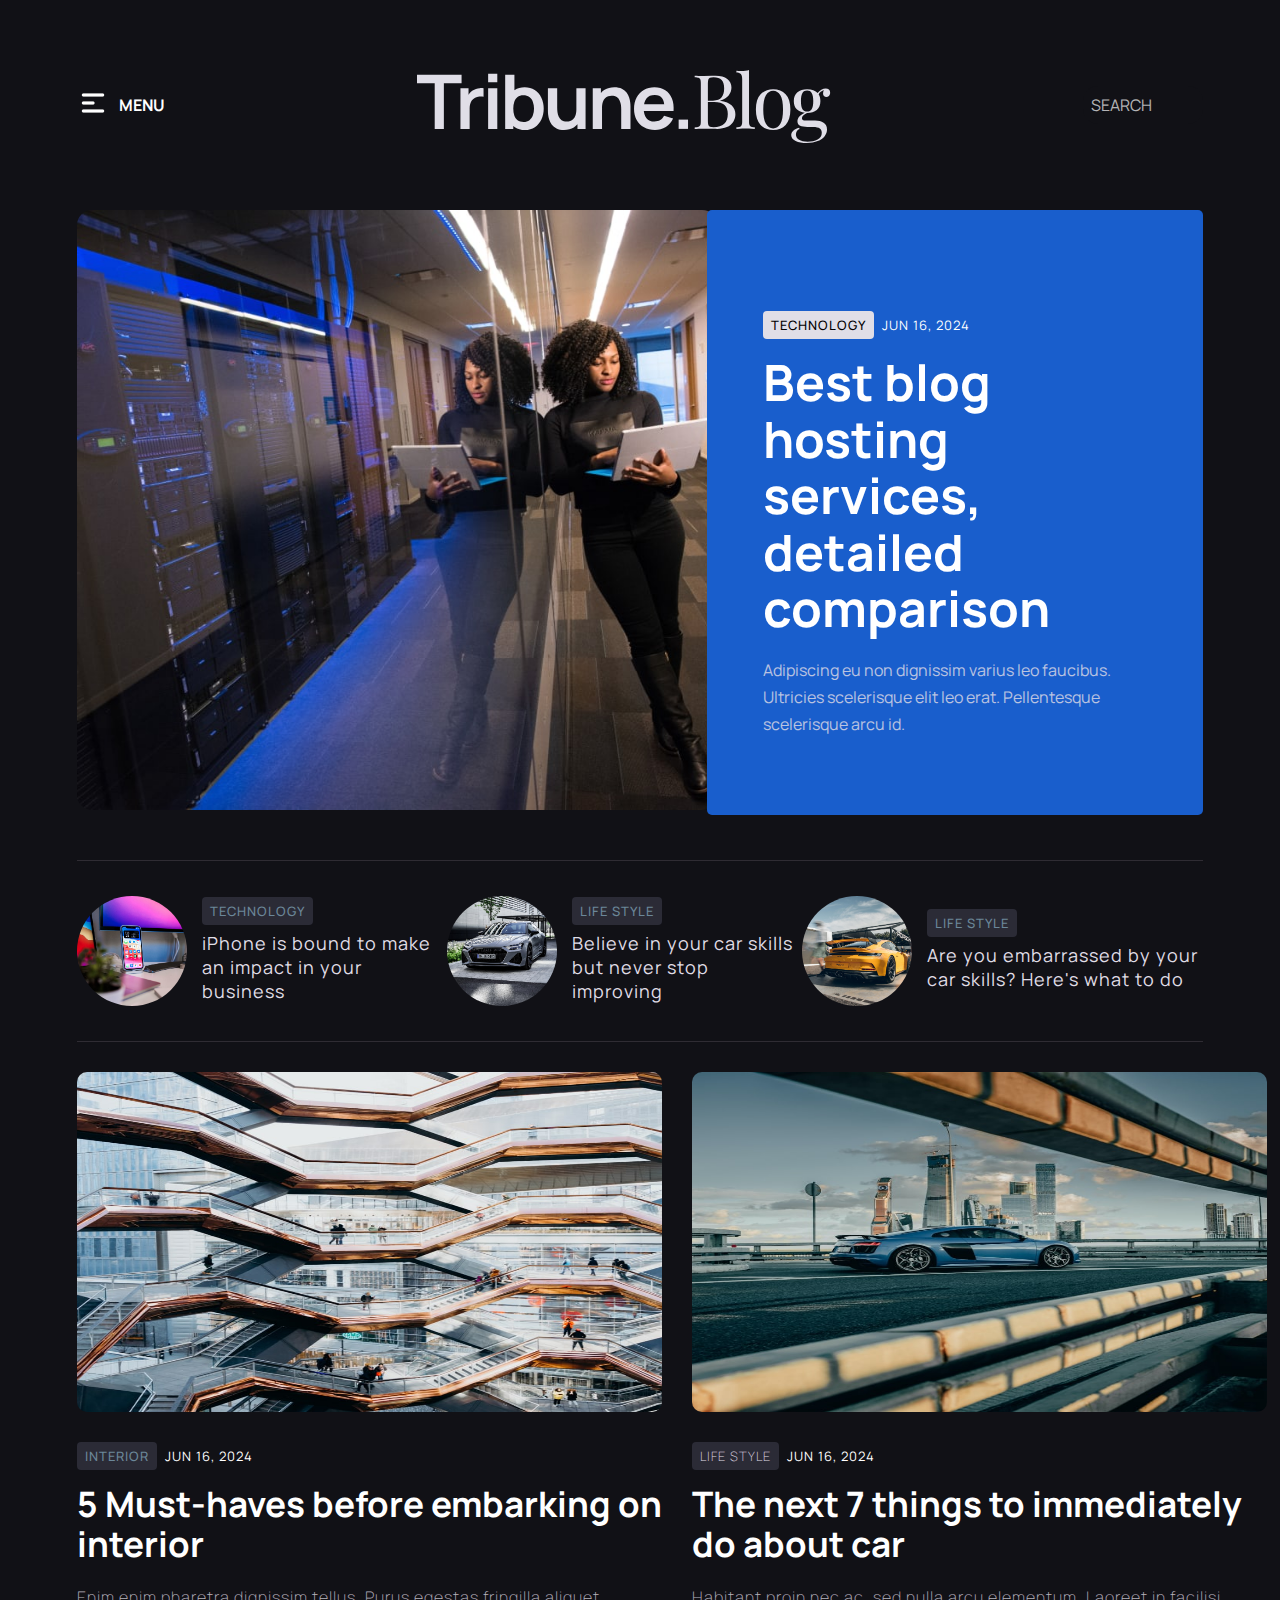
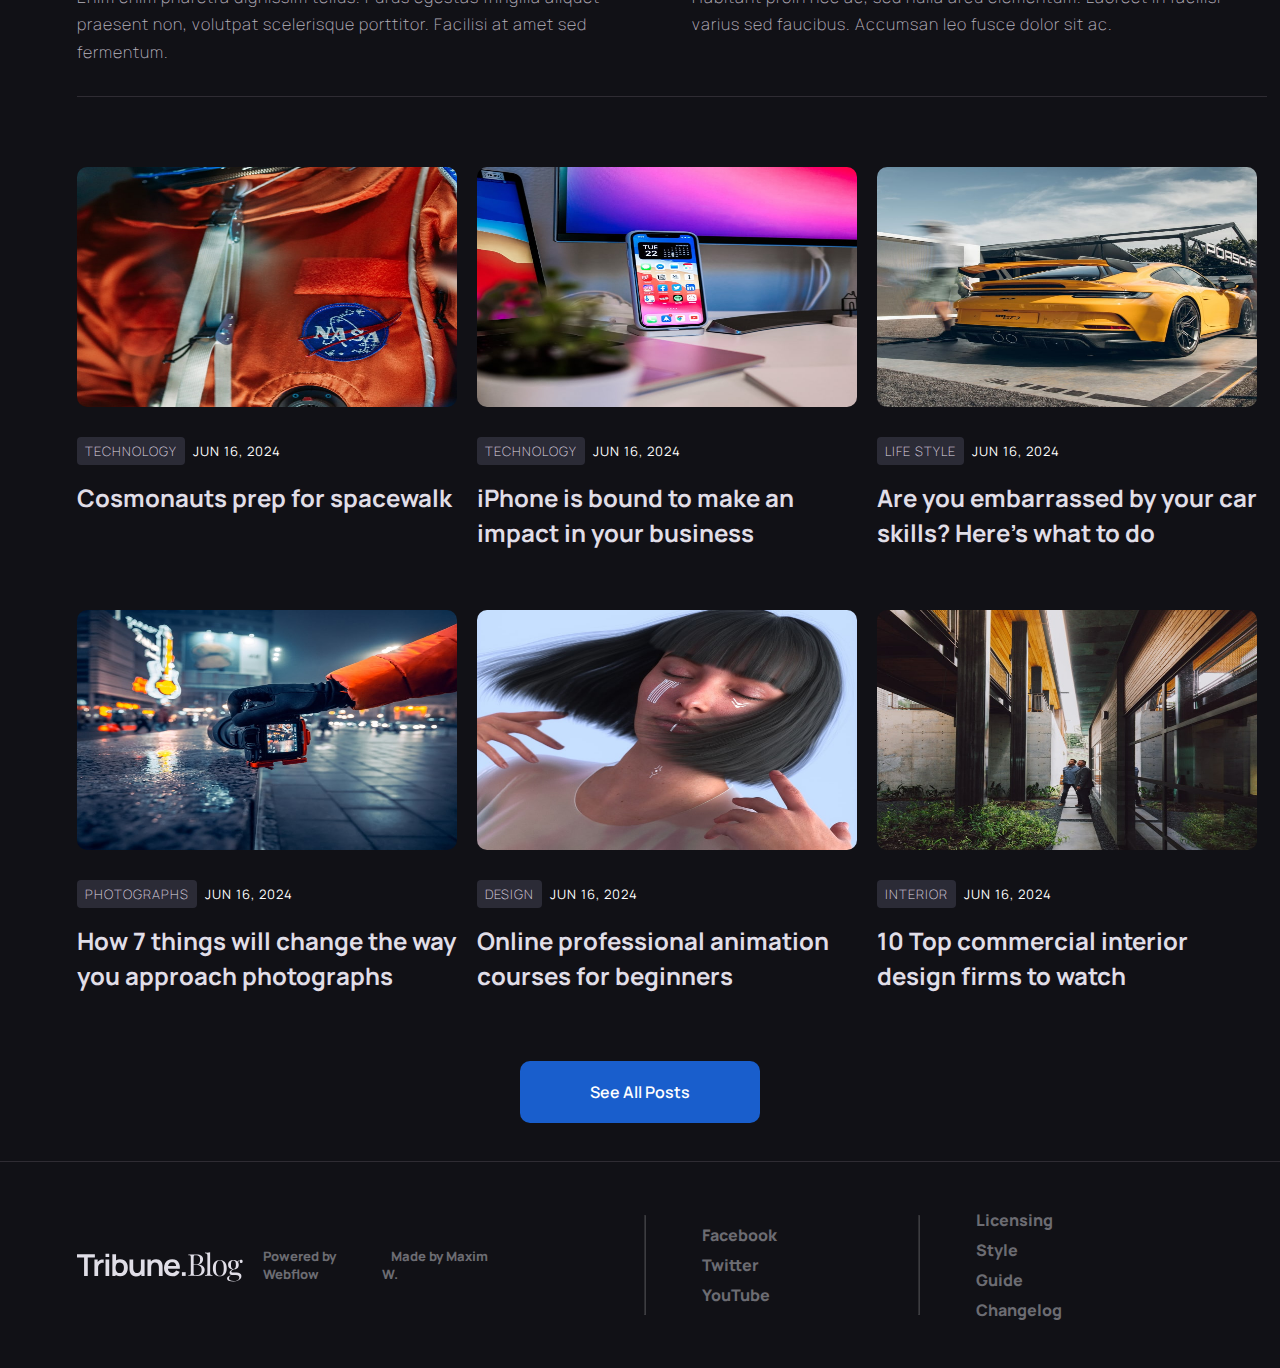
<file: task-22/index.html>
<!DOCTYPE html>
<html lang="en">
<head>
    <meta charset="UTF-8">
    <meta name="viewport" content="width=device-width, initial-scale=1.0">
    <title>css-test</title>
    <link rel="stylesheet" href="style.css">
    <link href="https://fonts.googleapis.com/css2?family=Manrope:wght@200..800&display=swap" rel="stylesheet">
    <link rel="stylesheet" href="https://cdnjs.cloudflare.com/ajax/libs/font-awesome/6.5.2/css/all.min.css" integrity="sha512-SnH5WK+bZxgPHs44uWIX+LLJAJ9/2PkPKZ5QiAj6Ta86w+fsb2TkcmfRyVX3pBnMFcV7oQPJkl9QevSCWr3W6A==" crossorigin="anonymous" referrerpolicy="no-referrer" />
</head>
<body>
    <header>
        <div class="header-container">
            <div class="menu">
            <figure class="hmicon">
            <img src="menus.png" class="menuicon">
        </figure>
        <h4 class="menuname">
            MENU
        </h4>
    </div>

    <div class="icon">
        <figure class="site-iconimg">
        <img src="siteicon.svg" class="siteicon">
    </figure>
    </div>

    <div class="search-container">
        <input type="text" class="search-input" placeholder="SEARCH">
        <i class="fas fa-search search-icon"></i>
    </div>
        </div>
    </header>

    <section class="banner">
        <div class="banner-container">
            <div class="left">
                <img src="banner1.jpg" class="bannerimg" width="640" height="600">
            </div>
            <div class="right">
                <div class="brfirst">
                    <a href="#" class="techbtn">TECHNOLOGY</a>
                    <p class="date">JUN 16, 2024</p>
                </div>
                
                <h1 class="brhead">Best blog hosting services, detailed comparison</h1>
                <p class="brcontent">Adipiscing eu non dignissim varius leo faucibus. Ultricies scelerisque elit leo erat. Pellentesque scelerisque arcu id.</p>

            </div>
        </div>
    </section>

    <div class="secound">
        <div class="secound-container">

            <div class="firstround">
                <div class="roundsecleft">
                <img src="round1.jpg" class="round1" id="rr" height="110px" width="110px">
                </div>
                <div class="roundsecright">
                    <a href="#" class="rtechbtn">TECHNOLOGY</a>
                    <p class="roundcontent">iPhone is bound to make an impact in your business</p>
                </div>
            </div>

            <div class="firstround">
                <div class="roundsecleft">
                <img src="round2.jpg" class="round1" id="rr" height="110px" width="110px">
                </div>
                <div class="roundsecright">
                    <a href="#" class="rtechbtn">LIFE STYLE</a>
                    <p class="roundcontent">Believe in your car skills but never stop improving</p>
                </div>
            </div>

            <div class="firstround">
                <div class="roundsecleft">
                <img src="round3.jpg" class="round1" id="rr" height="110px" width="110px">
                </div>
                <div class="roundsecright">
                    <a href="#" class="rtechbtn">LIFE STYLE</a>
                    <p class="roundcontent">Are you embarrassed by your car skills? Here's what to do</p>
                </div>
            </div>
        </div>
    </div>

    <section class="post">
        <div class="post-container">
            <div class="left" id="left">
                <img src="post1.jpg" width="585" height="340" class="post1img">
                <div class="brfirst">
                    <a href="#" class="rtechbtn">INTERIOR</a>
                    <p class="date">JUN 16, 2024</p>
                </div>
                <h1 class="brhead" id="brahead">5 Must-haves before embarking on interior</h1>
                <p class="brcontent" style="letter-spacing: 1px; font-weight: 100;">Enim enim pharetra dignissim tellus. Purus egestas fringilla aliquet praesent non, volutpat scelerisque porttitor. Facilisi at amet sed fermentum.</p>
            </div>

            <div class="left">
                <img src="post2.jpg" width="575" height="340" class="post1img">
                <div class="brfirst">
                    <a href="#" class="rtechbtn" id="brabtn">LIFE STYLE</a>
                    <p class="date">JUN 16, 2024</p>
                </div>
                <h1 class="brhead" id="brahead">The next 7 things to immediately do about car</h1>
                <p class="brcontent" style="letter-spacing: 1px; font-weight: 100;">Habitant proin nec ac, sed nulla arcu elementum. Laoreet in facilisi varius sed faucibus. Accumsan leo fusce dolor sit ac. </p>
            </div>
        </div>
    </section>

    <section class="post">
        <div class="post-container1">
            <div class="left" >
                <img src="1.jpg" width="380" height="240" class="post1img">
                <div class="brfirst">
                    <a href="#" class="rtechbtn" id="brabtn">TECHNOLOGY</a>
                    <p class="date">JUN 16, 2024</p>
                </div>
                <h1 class="brhead" id="brahead1">Cosmonauts prep for spacewalk</h1>
            </div>

            <div class="left" id="miidle" style="margin-left: 20px; margin-right:20px;">
                <img src="2.jpg" width="380" height="240" class="post1img">
                <div class="brfirst">
                    <a href="#" class="rtechbtn" id="brabtn">TECHNOLOGY</a>
                    <p class="date">JUN 16, 2024</p>
                </div>
                <h1 class="brhead" id="brahead1" >iPhone is bound to make an impact in your business</h1>
            </div>

            <div class="left">
                <img src="3.jpg" width="380" height="240" class="post1img">
                <div class="brfirst">
                    <a href="#" class="rtechbtn" id="brabtn">LIFE STYLE</a>
                    <p class="date">JUN 16, 2024</p>
                </div>
                <h1 class="brhead" id="brahead1" >Are you embarrassed by your car skills? Here's what to do</h1>
            </div>
        </div>
    </section>

    <section class="post">
        <div class="post-container1">
            <div class="left" >
                <img src="4.jpg" width="380" height="240" class="post1img">
                <div class="brfirst">
                    <a href="#" class="rtechbtn" id="brabtn">PHOTOGRAPHS</a>
                    <p class="date">JUN 16, 2024</p>
                </div>
                <h1 class="brhead" id="brahead1">How 7 things will change the way you approach photographs</h1>
            </div>

            <div class="left" id="miidle" style="margin-left: 20px; margin-right:20px;">
                <img src="5.jpg" width="380" height="240" class="post1img">
                <div class="brfirst">
                    <a href="#" class="rtechbtn" id="brabtn">DESIGN</a>
                    <p class="date">JUN 16, 2024</p>
                </div>
                <h1 class="brhead" id="brahead1" >Online professional animation courses for beginners</h1>
            </div>

            <div class="left">
                <img src="6.jpg" width="380" height="240" class="post1img">
                <div class="brfirst">
                    <a href="#" class="rtechbtn" id="brabtn">INTERIOR</a>
                    <p class="date">JUN 16, 2024</p>
                </div>
                <h1 class="brhead" id="brahead1" >10 Top commercial interior design firms to watch</h1>
            </div>
        </div>
    </section>
    <div class="bottombtn">
        <a href="#" class="allpost">See All Posts</a>
    </div>

    <footer>
        <div class="footer-container">
            <img src="siteicon.svg" class="fooicon" height="37px">
            <p class="web">Powered by Webflow</p>
            <p class="web" id="web2">&nbsp;&nbsp;&nbsp;Made by Maxim W.</p>
            <hr class="foohr">
            <div class="social">
                <ul class="so-link">
                    <li><a href="#">Facebook</a></li>
                    <li><a href="#">Twitter</a></li>
                    <li><a href="#">YouTube</a></li>
                </ul>
            </div>

            <hr class="foohr">
            <div class="social">
                <ul class="so-link">
                    <li><a href="#">Licensing</a></li>
                    <li><a href="#">Style Guide</a></li>
                    <li><a href="#">Changelog</a></li>
                </ul>
            </div>

        </div>
    </footer>
</body>
</html>
</file>
<file: css-test/style.css>
*{
    margin: 0px;
    padding: 0px;
    box-sizing: border-box;
}
.testimonial{
    width: 100%;
    display: flex;
    justify-content: space-evenly;
    align-items: center;
    height: 650px;

}
.first{
    height: 500px;
    width: 27%;
    background-color: #F2F2F2;
    text-align: center;
    display: flex;
    flex-direction: column;
    align-items: center;
    justify-content: center;
    padding: 40px;
    border-radius: 30px;
    box-shadow: rgba(0, 0, 0, 0.35) 0px 5px 15px;
}.clientimg{
    border-radius: 50%;
    margin-bottom: 10%;
}.tcontent{
    font-size: 1.6vw;
    font-weight: 500;
    margin-bottom: 10px;
}.name{
    font-size: 1.5vw;
    font-weight: 700;
    letter-spacing: 1px;
}#sec2{
    height: 580px !important;
    background-color: #666CA7;
    color: white;
    letter-spacing: 1px;

    width: 27%;
}.thead:hover {
    font-size: 4vw;
    letter-spacing: 1px;
    text-align: center;
    transform: translateX(0%) scaleX(-100%);
    transition: width 2s ease, transform 2s ease;
    color: #FB2A37;
}.thead{
    color: #666CA7;
    font-size: 4vw;
    padding: 30px;
    text-align: center;
    font-family: "Black Ops One", system-ui;
    font-weight: 400;
}.clientimg{
    animation: mymove 3s infinite;
    width: 13vw; 
    height: 13vw;
}#simg{
    width: 14vw;
    height: 14vw;
}
@keyframes mymove {
    from {
        transform: scale(0.6);
    }
    to {transform: scale(1);}
  }


@media (min-width: 0px) and (max-width: 430px) {
    .testimonial{
        width: 100%;
        display: flex;
        flex-direction: column;
        justify-content: space-evenly;
        align-items: center;
        height: 650px;  

    }
    .first{
        height: 500px;
        width: 70%;
        margin-bottom: 35px;
        background-color: #F2F2F2;
        text-align: center;
        display: flex;
        flex-direction: column;
        align-items: center;
        justify-content: center;
        padding: 40px;
        border-radius: 30px;
        box-shadow: rgba(0, 0, 0, 0.35) 0px 5px 15px;
    }
    #sec2{
        height: 580px !important;
        background-color: #666CA7;
        color: white;
        letter-spacing: 1px;
    
        width: 70%;
    }
    .tcontent{
        font-size: 3vw;
        font-weight: 500;
        margin-bottom: 10px;
    }.name{
        font-size: 2.5vw;
        font-weight: 700;
        letter-spacing: 1px;
    }
}


@media (min-width: 431px) and (max-width: 980px){

    .first{
        height: 34
        0px;
        width: 27%;
        background-color: #F2F2F2;
        text-align: center;
        display: flex;
        flex-direction: column;
        align-items: center;
        justify-content: center;
        padding: 40px;
        border-radius: 30px;
        box-shadow: rgba(0, 0, 0, 0.35) 0px 5px 15px;
    }
    #sec2{
        height: 420px !important;
        background-color: #666CA7;
        color: white;
        letter-spacing: 1px;
    
        width: 27%;
    }
} 


@media (min-width: 981px) and (max-width: 1400px){
    
}
</file>
<file: task-10/style.css>
*{
    margin: 0px;
    padding: 0px;
    box-sizing: border-box;
}
p::first-letter{
    font-size: 50px;
}
p:first-line {
    font-style:italic;
}
div > p:first-of-type {
    color: green;
}
div > p:last-of-type {
    font-weight: bold;
}
div > p:nth-last-of-type(2) {
    color: blue;
}
::selection {
    background-color: yellow;
}
</file>
<file: task-11/style.css>
*{
    margin: 0px;
    padding: 0px;
    box-sizing: border-box;
    font-family: arial}
header{
    display: flex;
    justify-content: space-evenly;
    align-items: center;
    height: 100px;
}
.nav-link li{
    list-style: none;
    margin-right: 20px;
}.nav-link ul{
    display:flex;
}.nav-link li a{
    text-decoration: none;
    color: black;
    font-size: 18px;
}.login{
   display: flex;
   align-items: center;
}.user{
    margin-right: 10px;
}.login a{
    text-decoration: none;
    color: black;}
.banner{
    height: 700px;
    background-image: url(bgimg.jpg);
    background-size: cover;
    background-repeat: no-repeat;
    background-attachment: fixed;
    background-position: center top;
    text-align: center;
    display: block;
    justify-content: center;
    align-items: center;
    padding: 80px 0px;
}.bparagraph{
    font-size: 18px;letter-spacing: 2px;margin-bottom: 15px;
}.bhead{
    font-size: 125px;
    letter-spacing: 15px;margin-bottom: 15px;
}.blastp{
    font-size: 23px;letter-spacing: 2px; font-weight: 100;margin-bottom: 50px;color:rgba(0, 0, 0, 0.808)
}.bbtn{
    background-color: black;
    text-decoration: none;
    color: white;
    padding: 10px 30px;
    margin-top: 30px;
}.about{
    display: flex;
    align-items: center;
}.left{
    align-items: center;
    padding: 0px 80px;
    margin-left: 90px
}.ahr{
    width: 40px;
    margin: 10px 10px;
    font-weight: 800px; 
}.ahead{
    font-size: 50px; letter-spacing: 3px;
}.aparagraph{
    margin-top: 50px;
    margin-bottom: 70px;
    font-size: 15px;
    letter-spacing: 2px;line-height: 23px;
}.rimg{
    height: 700px;
    width: 700px;
}.abtnsec{
    margin: 25px 0px;
}.readbtn{
    background-color: black;
    color: white;
    font-size: 16px;
    letter-spacing: 1px;
    padding: 10px 20px;
    margin-right: 10px;border: 2px solid black;
}.readbtn:hover{
    background-color: white;
    border: 2px solid black;
    color: black;    

}.conbtn{
    border: 2px solid black;
    padding: 10px 20px;
    color: black;
}.abtnsec a{
    text-decoration: none;
}.help{
    background-image: url(helpbg.jpg);
    background-repeat: no-repeat;
    background-size: cover;
    background-attachment: fixed;
}.top{
    padding-top: 30px;
    padding-bottom: 30px;
}.hhr{

    width: 50px;
    margin: 30px 200px;
}.hhead{
    margin-left: 195px;
    font-size: 50px;
    margin-bottom: 20px;font-weight: 800;
}.middle{
    display: flex;
    justify-content: center;
    margin: 20px 50px;
}.box1{
    border: 5px solid black;
    margin-right: 20px;
    display: block;
    height: 460px;
    padding: 50px 20px;
    width: 300px;    text-align: center;

}.mparagraph{
    padding: 30px 30px;
}.hbr{
    width: 50px;
}.min{
    border-top: 2px solid black;
    padding-top: 25px;
    padding-bottom: 130px;
}.end{
   width: 100%;
   text-align: center;
   display: flex;
   justify-content: center;
}.bbtn1{
    text-align: center;
    display: flex;
    justify-content: center;
    background-color: black;
    text-decoration: none;
    color: white;
    padding: 10px 30px;
    margin: 70px 0px;
    width: 190px;
}footer{
    display: flex;
    padding: 60px 0px;
    justify-content: space-evenly;background-color: skyblue;
}.foohead{
    letter-spacing: 2px;
}.fhr{
    width: 35px;
    margin-bottom: 15px;
}.add{
    line-height: 25px;
}.social{
    margin: 25px 0px;
}.footright .fool{
    font-size: 17px;
    letter-spacing: 1px;
}.footright .infoo{
    background-color: skyblue;
    border: 1px solid black;
    width: 400px;
    height:30px;
    margin-top: 10px;margin-bottom: 20px;
}.foobtn{
    display: flex;
    justify-content: center;
    background-color: black;
    text-decoration: none;
    color: white;
    padding: 10px 30px;
    width: 190px;
    margin-left: 210px;
}.msg{
    background-color: skyblue;
    border: 1px solid black;
    width: 400px;
    margin-top: 10px;margin-bottom: 20px;
}
</file>
<file: task-12/style.css>
body {
    margin: 0;
    font-family: Arial, sans-serif;
    color: #333;
}

.header {
    background: #003b73;
    color: white;
    padding: 10px 0;
}

.navbar {
    display: flex;
    justify-content: space-between;
    align-items: center;
    max-width: 1200px;
    margin: 0 auto;
    padding: 0 20px;
}

.nav-menu {
    list-style: none;
    display: flex;
    margin: 0;
    padding: 0;
}

.nav-menu li {
    margin-right: 20px;
}

.nav-menu li a {
    color: white;
    text-decoration: none;
    font-weight: bold;
}

.nav-buttons {
    display: flex;
}

.nav-button {
    background: #00b0f0;
    color: white;
    padding: 10px 20px;
    text-decoration: none;
    margin-left: 10px;
    border-radius: 5px;
}

.hero {
    position: relative;
    background-image: url('bannerbg.jpg'); /* Replace with your image */
    background-size: cover;
    background-position: center;
    color: white;
    padding: 100px 20px;
    text-align: center;
    justify-content: center;
    display: flex;
    flex-direction: column;
    height: 400px;
}

.hero::before {
    content: "";
    position: absolute;
    top: 0;
    left: 0;
    right: 0;
    bottom: 0;
    background: rgba(0, 0, 0, 0.5); /* Black overlay with 50% opacity */
    z-index: 1;
}

.hero-content {
    position: relative;
    z-index: 2;
}

.hero-content h1 {
    font-size: 48px;
    margin: 0;
}

.hero-content p {
    font-size: 18px;
    margin: 20px 0;
}

.hero-buttons .btn {
    display: inline-block;
    padding: 10px 20px;
    margin: 10px;
    text-decoration: none;
    border-radius: 5px;
}

.primary-btn {
    background: #00b0f0;
    color: white;
}

.secondary-btn {
    background: white;
    color: #00b0f0;
}

.features {
    padding: 50px 20px;
    text-align: center;
    background-color: #f2f9f9}

.features h2 {
    font-size: 24px;
    color: #00b0f0;
    margin: 0;
}

.features h3 {
    font-size: 36px;
    margin: 20px 0;
}

.feature-cards {
    display: flex;
    justify-content: center;
    flex-wrap: wrap;
    margin-top: 30px;
}

.feature-card {
    background: white;
    border-radius: 10px;
    box-shadow: 0 0 10px rgba(0, 0, 0, 0.1);
    margin: 10px;
    padding: 20px;
    width: 250px;
    text-align: center;
}

.feature-card .icon {
    font-size: 48px;
    color: #00b0f0;
}

.feature-card h4 {
    margin: 20px 0 10px;
}

.feature-card p {
    font-size: 14px;
    color: #666;
}

.feature-card a {
    display: inline-block;
    margin-top: 10px;
    color: #00b0f0;
    text-decoration: none;
    font-weight: bold;
}
.about {
    padding: 50px 20px;
    text-align: center;
}

.about-container {
    display: flex;
    justify-content: space-around;
    align-items: center;
    flex-wrap: wrap;
}

.about-image {
    position: relative;
    max-width: 45%;
    min-width: 300px;
    margin: 20px;
}

.about-image img {
    max-width: 100%;
    border-radius: 10px;
}

.experience {
    position: absolute;
    top: 10px;
    left: 10px;
    background: #00b0f0;
    color: white;
    padding: 10px 20px;
    border-radius: 5px;
}

.about-content {
    max-width: 45%;
    min-width: 300px;
    margin: 20px;
    text-align: left;
}

.about-content h2 {
    font-size: 24px;
    color: #00b0f0;
}

.about-content h3 {
    font-size: 36px;
    color: #333;
    margin: 10px 0 30px;
}

.about-content p {
    font-size: 18px;
    margin: 20px 0;
}

.about-features {
    display: flex;
    justify-content: space-around;
    flex-wrap: wrap;
}

.about-feature {
    background: #f8f9fa;
    padding: 20px;
    border-radius: 10px;
    margin: 10px;
    text-align: center;
    flex: 1;
    min-width: 150px;
}

.about-feature .icon {
    font-size: 48px;
    color: #00b0f0;
    margin-bottom: 10px;
}

.about-feature h4 {
    font-size: 20px;
    margin: 10px 0;
}

.about-feature p {
    font-size: 14px;
    margin: 10px 0;
}

.read-more {
    display: inline-block;
    padding: 10px 20px;
    background: #00b0f0;
    color: white;
    text-decoration: none;
    border-radius: 5px;
    margin-top: 20px;
    justify-content: center;
    display: flex;
    margin-inline: 209px;
}.watimg {
    animation: rotate 20s linear infinite;
  }
  
  @keyframes rotate {
    from {
      transform: rotateY(0deg);
    }
    to {
      transform: rotateY(360deg);
    }

  }
  

.stats {
    background: #003b73;
    color: white;
    text-align: center;
    padding: 50px 20px;
}

.stat {
    display: inline-block;
    margin: 10px;
    padding: 20px;
    border-radius: 10px;
    background: #00b0f0;
    width: 20%;
    min-width: 150px;
}

.stat .icon {
    font-size: 48px;
    margin-bottom: 10px;
}

.stat .number {
    font-size: 36px;
    margin: 10px 0;
}

.stat .description {
    font-size: 18px;
}

.services {
    padding: 50px 20px;
    text-align: center;
    background: #f8f9fa;
}

.services h2 {
    font-size: 24px;
    color: #00b0f0;
}

.services h3 {
    font-size: 36px;
    color: #333;
    margin: 10px 0 30px;
}

.service-cards {
    display: flex;
    justify-content: space-around;
    flex-wrap: wrap;
}

.service-card {
    background: white;
    padding: 20px;
    margin: 10px;
    border-radius: 10px;
    box-shadow: 0 0 10px rgba(0, 0, 0, 0.1);
    width: 86%;
    min-width: 200px;
    text-align: center;
}
.service-card .icon {
    font-size: 48px;
    color: #00b0f0;
    margin-bottom: 10px;
}

.service-card h4 {
    font-size: 20px;
    margin: 10px 0;
}

.service-card p {
    font-size: 14px;
    margin: 10px 0;
}.footer {
    background: #003b73;
    color: white;
    padding: 50px 20px;
    text-align: left;
}

.footer-container {
    display: flex;
    justify-content: space-around;
    flex-wrap: wrap;
    max-width: 1200px;
    margin: 0 auto;
}

.footer-column {
    flex: 1;
    min-width: 200px;
    margin: 10px;
}

.footer-column h4 {
    font-size: 20px;
    margin-bottom: 20px;
}

.footer-column p {
    font-size: 14px;
    margin: 10px 0;
}

.footer-column ul {
    list-style: none;
    padding: 0;
    margin: 0;
}

.footer-column ul li {
    margin: 10px 0;
}

.footer-column ul li a {
    color: white;
    text-decoration: none;
    font-size: 14px;
}

.footer-column .social-icons {
    display: flex;
    justify-content: start;
}

.footer-column .social-icons a {
    margin-right: 10px;
}

.footer-column .social-icons img {
    width: 24px;
    height: 24px;
}

.footer-column form {
    display: flex;
    flex-direction: column;
}

.footer-column form input {
    padding: 10px;
    margin-bottom: 10px;
    border: none;
    border-radius: 5px;
}

.footer-column form button {
    padding: 10px;
    background: #00b0f0;
    color: white;
    border: none;
    border-radius: 5px;
    cursor: pointer;
}

.footer-bottom {
    text-align: center;
    margin-top: 20px;
    font-size: 14px;
}

.footer-bottom p {
    margin: 0;
}
.fa-brands{
    color: white;
}.aboutimg:hover{
    opacity: 0.5;
    transform: scale(1.5);
    transition: 2s;
}
.about-image {
    position: relative;
    max-width: 45%;
    min-width: 300px;
    height: 474px;
    overflow: hidden;
    background-color: black;border-radius: 20px;
}.icon:hover{
    transform: translatey(10px);
    transition: 2s;
    animation: translatey 2s infinite linear;
}
</file>
<file: task-13/style.css>
*{
    margin: 0px;
    padding: 0px;
    box-sizing: border-box;
    font-family: Arial, Helvetica, sans-serif;
}
header{
    background: rgb(2,0,36);
    background: linear-gradient(90deg, rgba(2,0,36,1) 0%, rgba(94,207,166,1) 0%, rgba(38,230,205,1) 30%, rgba(5,149,168,1) 100%, rgba(0,212,255,1) 100%);    padding: 50px;
    margin:100px 200px;
}
.box-container, .box-container-side{
    display: flex;
    justify-content: center;
    box-shadow: aquamarine;
    text-align: left;
    align-items: center;
    width: 100%;
}.middle-containe{
    display: block;
}.head{
    background-color: black;
    color:white;
    height: 125px;
    width:230px;
    padding: 10px 15px;

}.hhead{
    margin-bottom: 10px;
}.headblue{
    background-color: rgb(57, 159, 242);
    color:white;
    height: 125px;
    width:230px;
    padding: 13px;display: flex;align-items: center;justify-content: center;
}.headgreen{
    background-color: rgb(11, 209, 123);
    color:white;
    height: 125px;
    width:230px;
    padding: 13px;display: flex;align-items: center;justify-content: center;
}.headblack{
    background-color: black;
    color:white;
    height: 125px;
    width:230px;
    padding: 13px;display: flex;align-items: center;justify-content: center;
}.left-sidebar{
    background-color: rgb(133, 126, 153);
    color:white;
    height:325px;
    width:230px;
    padding: 130px 25px;
    align-items: center;justify-content: center;
}.middle-content{
    background-color: black;
    color:white;
    height:145px;
    padding: 100px 50px;display:flex; flex-direction: column;justify-content: center;
}.right-sidebar{
    background-color: rgb(133, 126, 153);
    color:white;
    height:325px;
    width:230px;
    padding: 130px 25px;
    align-items: center;justify-content: center;
}.headblueside{
    background-color: rgb(57, 159, 242);
    color:white;
    height: 125px;
    width:230px;
    padding: 13px;display: flex;flex-direction:column;justify-content: center;
}.headgreenside{
    background-color: rgb(11, 209, 123);
    color:white;
    height: 125px;
    width:230px;
    padding: 13px;display: flex;align-items: center;justify-content: center;
}.middle-container {
    display: flex;
    flex-direction: column;
    justify-content: center;
    width: 425px;
    text-align: left;
}
</file>
<file: task-14/style.css>
*{
    margin: 0px;
    padding: 0px;
    box-sizing: border-box;
    font-family: sans-serif;
}
header {
    display: flex;
    justify-content: space-around;
    align-items: center;
    height: 100px;
    background-color: #fdfdfeec;
    text-align: center;
    position: fixed;width: 100%;
    padding-inline: 12%;z-index: 1;
}.list-nav{
    display: flex;
}.list-nav li{
    list-style: none;
    display: flex;
    margin-right: 30px;       
}.list-nav li a{
    text-decoration: none;
    font-size: 17px;
    color: #C0CCCE;letter-spacing: 1px;
}.logoname{
    letter-spacing: 2.5px;
    font-size: 24px;color: #5E6E71;
}
.login{
    display: flex;
    align-items: center;
}.user{
    margin-right: 10px;
}.bag{
    margin-left: 10px;
}.login a{
    text-decoration: none;
    color: #C0CCCE;letter-spacing: 1px;
}.logo{
    border-bottom: 2px solid #5E6E71;
}.left{
    background-color: rgb(128,166,173);
    padding: 20px;
}.bhead{
    font-size: 50px;
    color: #405357;
    margin-bottom: 10px;
}.banner{
    display: flex;
    width: 100%;
    background-color: #EDEFF0;    padding-top: 101px;
}.banner-container{
    width: 80%;
    margin-inline: 13%;
    display: flex;
}
.rimg{
    width: 100%;
    height: 400px;
}.left{
    display: flex;
    flex-direction: column;
   padding: 40px 50px;width: 50%;    height: 400px;

}.bpara{
    font-size: 22px;
    font-weight: 100;
    color: white;
    letter-spacing: 1.5px;
    margin: 10px 0px;
}.right{
    width: 50%;
    height: 400px;
}nav.nav-link {
    margin-left: 25px;
}.g2{
    width: 320px;
    height: 320px;
}.boximg{
    height: 170px;
    width: 320px;
    background-color: #80A6AD;
    display: flex;
    align-items: center;
    justify-content: center;
    font-size: 30px;
    color: #edeff0;
}img.gallery {
    margin-inline: 17px;
}.boximg1 {
    margin-left: 17px;
}.boximg2 {
    margin-right: 17px;
    margin-top: 17px;
}.g1{
    margin-right: 17px;width: 320px;
}.g3{
    width: 320px;
    height: 334px;    margin-top: -31%;
}.g4{
    width: 320px;
    height: 485px;    margin-top: -45%; margin-left: 17px;
}.g5{
    margin-right: 17px;width: 320px;margin-top: 17px;
}.g6 {
    width: 320px;
    margin-top: -16%;
}.g7 {
    width: 320px;
    height: 320px;
    margin-left: 17px;
    margin-top: -16%;
}.sale{
    padding: 10px;    background-color: #80A6AD;width:110px;display: flex;justify-content: center;align-items: center;
    position: absolute;
    top:17px;
    font-size: 17px;color:#EDEFF0;letter-spacing: 1px;  
}.boximg3{
    position: relative;
}.g9{
    margin-right: 17px;width: 320px;margin-top: 17px;
}.g10{
    width: 320px;
    heigh: 320px;margin-top: 17px;
}.g8{
    width: 320px;
    height: 332px;margin-top: -35%;margin-left: 17px;
}.salen{
    padding: 10px;    background-color: #80A6AD;width:110px;display: flex;justify-content: center;align-items: center;
    position: absolute;
    top:-13%;left:17px;
    font-size: 17px;color:#EDEFF0;letter-spacing: 1px;
}.boximg4{
  position: relative;
  margin-top: -20%;
}.g10{
    height: 320px;
    width:320px;
}.g11 {
    width: 320px;
   height: 330px;
    margin-top: -31%;
    margin-left: 31.2%;
}.boximg5{
    margin-left: 17px;
    margin-top: -62.5%;
    width: 320px;
}.end{
    position:relative;
}.g12{
    position: absolute;
    right: 7.9%;        margin-top: -45%;
    width: 320px;
}.gallery{
    background-color: #EDEFF0;
    padding-top: 30px;
}

/* .banner-container img {
    transition: transform 0.3s ease-in-out; 
}

.banner-container img:hover {
    transform: scale(1.1);
} */
 .footer-container{
    display: flex;
    justify-content: flex-start;
    padding-left: 200px;    padding-bottom: 30px;
 }.copyright{
    display: flex;
    justify-content: center;
    height:40px;
    background-color: #5E5E5E;
    align-items: center;
    margin: 15px 0px;
 }footer{
    background-color: #607D82;
    color:white;
   padding-top: 60px;
   padding-bottom: 20px;
 }.fhead, .pcontact, .agmail{
    font-weight: 100;
    letter-spacing: 1px;
    color: #c4c7c8;
    margin-bottom: 9px;
 }.agmail{
    text-decoration: none;
 }.emailfield {
    height: 40px;
    width: 450px;
    padding-left: 10px;
    background-color: transparent;
    color: #c4c7c8;
    font-size: 17px;
    letter-spacing: 1px;
    border: 1px solid white;
    margin-bottom: 10px;
}::placeholder {
    color: #c4c7c8;
    opacity: 1; 
  }
  .aceept {
    margin-inline: 108px;
}.fbtn{
    background-color: #405357;
    width: 450px;
    padding: 6px 0px;    color: #c4c7c8;border: none;
    font-size: 17px;letter-spacing: 1px;
}.social {
    margin-top: 10px;
    display: flex;
    justify-content: space-around;    margin-left: -20px;
}i.fa-brands {
    font-size: 19px;
}.copy a{
    color: #c4c7c8;
}.copy{
    letter-spacing: 1px;
    font-size: 15px;
    color:#c4c7c8;
}
</file>
<file: task-15/style.css>
*{
    margin: 0px;
    padding: 0px;
    box-sizing: border-box;
    font-family:sans-serif;
}
header {
    display: flex;
    justify-content: space-between;
    align-items: center;
    height: 100px;
    background-color: #1B1B1B;
    text-align: center;
    position: fixed;width: 100%;
    padding-inline: 12%;z-index: 1;
}.list-nav{
    display: flex;
}.list-nav li{
    list-style: none;
    display: flex;
    margin-right: 30px;       
}.list-nav li a{
    text-decoration: none;
    font-size: 17px;
    color: #C0CCCE;letter-spacing: 1px;
}.logoname{
    letter-spacing: 2.5px;
    font-size: 24px;color: #5E6E71;    height: 50px;
}
.login{
    display: flex;
    align-items: center;
}.user{
    margin-right: 10px;
}.bag{
    margin-left: 10px;
}.login a{
    text-decoration: none;
    color: #C0CCCE;letter-spacing: 1px;
}
.banner-container {
    color: white;
    display: flex;
    background-image: url(bannerbg.jpg);
    background-repeat: no-repeat;
    background-position: center;
    margin-inline: 6%;
    background-size: cover;
    padding-inline: 53px;
    justify-content: left;
    align-items: center;height:533px;
}p.bphead {
    font-size: 17px;
    letter-spacing: 1px;
    padding: 8px 0px;
    margin-bottom: 26px;
    width: 460px;
    line-height: 29px;
}.banner{
    padding-top: 100px;
}.right, .left{
    width: 50%;
}h1.bhead {
    font-size: 80px;
    padding-bottom: 10px;
}a.bbtn2 {
    border: 1px solid #fff;
    background-color: transparent;
    color: #fff;
    padding: 12px 26px;
    border-radius: 25px;text-decoration: none;margin-left:15px;
}a.bbtn1 {
    border: 1px solid #fff;
    background-color: white;
    color: black;
    padding: 12px 26px;
    border-radius: 25px;text-decoration: none;
}.about-container{
    display: flex;
    background-repeat: no-repeat;
    background-position: center;
    margin-inline: 6%;
    background-size: cover;
    padding-inline: 53px;
    justify-content: left;
    align-items: center;height:533px;
}.aleft{
    width: 50%;
}.aright{
    width: 50%;
    display: flex;
    justify-content: right;
    align-items: center;
    text-align: right;
}.aimg{
    height: 450px;
}h1.ahead {
    font-size: 46px;
    margin-bottom: 16px;
}p.acontent {
    font-size: 15px;
    letter-spacing: 1px;
    color: black;letter-spacing: 1px;line-height: 23px;

}.service{
   background-color: #1B1B1B;
   padding-bottom: 7%;
}.service-container{
    padding-inline: 53px;
    margin-inline: 6%;
    padding-top: 30px;
}.mainhead{
    font-size:46px;color:white;
}.servcontent{
    font-size: 15px;
    letter-spacing: 1px;
    width: 50%;margin-top: 10px;margin-bottom: 5%;
    color:#C0CCCE;letter-spacing: 1px;line-height: 23px;
}.servaria{
    display: flex;
}.part1, .part2{
    border-right: 1px solid white;
    border-bottom: 1px solid white;
    padding: 30px;
}.part3{
    padding: 30px;border-bottom: 1px solid white;
}.parthead{
    color: white;
    font-weight: 500;
    font-size: 23px;
    margin: 15px 0px;
    letter-spacing: 1px;
}.pcontent{
    font-size: 15px;
    color:#C0CCCE;letter-spacing: 1px;line-height: 23px;
}.headpart{
    padding-left: 30px;padding-top:20px;
}.part4, .part5{
    border-right: 1px solid white;
    padding: 30px;
}.part6{
    padding: 30px;
}.gmainhead{
    font-size:46px;color:black;margin: 40px 0px;
}
.gallery-container{
        background-repeat: no-repeat;
        background-position: center;
        margin-inline: 6%;
        background-size: cover;
        padding-inline: 53px;
        justify-content: left;
        /* align-items: center;height:533px; */
 }
 .photos{
    display: flex;
    justify-content: space-evenly;
 }.photo1, .g1{
    height: 300px;
    width: 320px;
 }.photo2, .g2{
    height: 300px;
    width: 320px;
 }
 .photo3, .g3{
    height: 400px;
    width: 320px;
 }
 .photo4, .g4{
    height: 250px;
    width: 320px;
    margin-top: -34px;
 }.photo5, .g5{
    height: 300px;
    width: 320px;    margin-top: -34px;
 }
 .photo6, .g6{
    height: 190px;
    width: 320px;
    margin-top: 20px;
 }

 .photo7, .g7 {
    height: 250px;
    width: 320px;
    margin-top: -27px;
}.photo8, .g8{
    height: 200px;
    width: 320px;    margin-top: 0px;
 }.photo9, .g9{
    height: 200px;
    width: 320px;    
 }

 .footer-container{
    display: flex;
    justify-content: flex-start;
    padding-left: 200px;    padding-bottom: 30px;
 }.copyright{
    display: flex;
    justify-content: center;
    height:40px;
    background-color: #1B1B1B;
    align-items: center;
    margin-top: 15px;
 }footer{
    background-color: #1B1B1B;
    color:white;
   padding-top: 60px;
   padding-bottom: 20px;margin-top: 20px;
 }.fhead, .pcontact, .agmail{
    font-weight: 100;
    letter-spacing: 1px;
    color: #c4c7c8;
    margin-bottom: 39px;
    font-size: 22px;

 }.agmail{
    text-decoration: none;
 }.emailfield {
    height: 40px;
    width: 450px;
    padding-left: 10px;
    background-color: transparent;
    color: #c4c7c8;
    font-size: 17px;
    letter-spacing: 1px;
    border: 1px solid white;
    margin-bottom: 10px;
}::placeholder {
    color: #c4c7c8;
    opacity: 1; 
  }
  .aceept {
    margin-inline: 81px;
}.fbtn{
    background-color: #405357;
    width: 450px;
    padding: 6px 0px;    color: #c4c7c8;border: none;
    font-size: 17px;letter-spacing: 1px;
}.social {
    margin-top: 10px;
    display: flex;
    justify-content: space-around;    margin-left: -20px;
}i.fa-brands {
    font-size: 19px;
}.copy a{
    color: #c4c7c8;
}.copy{
    letter-spacing: 1px;
    font-size: 15px;
    color:#c4c7c8;
}img.foologo {
    height: 50px;
}.contact{
    width:300px;
}p.pcontact {
    margin-top: 15px;
    font-size: 15px;
    letter-spacing: 2px;
    line-height: 20px;
}.fooli a{
    text-decoration: none;
    line-height: 25px;margin-left:5px; color:#c4c7c8;letter-spacing: 1px;
}.fooli{
    margin-left: 25px;

}.fchead{
    font-weight: 100;
    letter-spacing: 1px;
    color: #c4c7c8;
    margin-bottom: 39px;
    font-size: 22px;
    margin-left: 15px;
}
</file>
<file: task-16/style.css>
*{
    margin: 0px;
    padding: 0px;
    box-sizing: border-box;
}

img.logoimg {
    height: 120px;
}header {
    display: flex;
    justify-content: space-between;
    padding-inline: 88px;
    align-items: center;
    padding-top: 15px;
    background-color: transparent;
}.nav-link{
    display: flex;
}.nav-link li{
    list-style: none;
    margin-right: 35px;
}.nav-link li a{
    text-decoration: none;
    font-weight: 900;
    letter-spacing: 0.5px;
    color: white;
}.banner{
    background-image: url(bannerbg.webp);
    background-size: cover;
    background-repeat: no-repeat;
    height:700px;
    margin-top: -11%;
    display: flex;
    justify-content: start;
    align-items: center;
    padding-inline: 64px;
}.banner-container{
    padding-top: 10%;
}.timer{
    display: flex;
    justify-content: space-around;
    width: 800px;
}.times{
    font-size: 30px;    color: white;letter-spacing: 1px;
}.timer h3::first-letter{
    font-size: 60px;
}h2.entry-title {
    color: white;
    font-size: 75px;
    margin-top: 20px;
    margin-left:35px;margin-bottom: 35px;
}.gradient-bg{
    background: linear-gradient(90deg, rgba(139,7,188,1) 0%, rgba(139,7,188,1) 0%, rgba(118,67,138,1) 30%, rgba(189,132,210,1) 100%, rgba(243,238,245,1) 100%);
    padding: 15px 50px;
    border-radius: 40px;color:white;text-decoration: none;font-size: 20px;margin-left: 35px;letter-spacing: 1px;
}.about-container{
    display: flex;
    width:100%;
    padding-inline: 100px;
    height: 600px;
    align-items: center;
}.left{
    width:50%;
}.right{
    width:50%;
}.axboutimg{
    width: 400px;
    height:300px;
}.abouthead{
    font-size: 50px;
    margin-bottom: 25px;
}.aboutcontent{
    font-size: 18px;
    letter-spacing: 1px;
    margin-bottom: 50px;
}.agradient-bg{
    background: linear-gradient(90deg, rgba(139,7,188,1) 0%, rgba(139,7,188,1) 0%, rgba(118,67,138,1) 30%, rgba(189,132,210,1) 100%, rgba(243,238,245,1) 100%);
    padding: 15px 50px;
    border-radius: 40px;color:white;text-decoration: none;font-size: 20px;letter-spacing: 1px;margin-right:15px;
}.black-bg{
    background: #231E23;
    padding: 15px 50px;
    border-radius: 40px;color:white;text-decoration: none;font-size: 20px;letter-spacing: 1px;
}.gallery-container{
    background-image: url(gallerybg.webp);
    background-size: cover;
    background-repeat: no-repeat;
    justify-content: start;
    align-items: center;
    padding-inline: 100px;
    padding-top: 100px;
    height: 1450px;
}.sec1, .sec2, .sec3, .sec4 {
    display: flex;
    justify-content: space-between;
}.two {
    margin-top: 220px;
}img.\33 img {
    margin-top: 110px;
}img.\34 img {
    margin-top: 330px;
}.five {
    margin-top: -84px;
}.six {
    margin-top: 32px;
    margin-left: 0px;
}img.\37 img {
    margin-left: 206px;
    margin-top: -84px;
}img.\39 img {
    margin-left: 135%;
    margin-top: -56%;
}.ten {
    padding-right: 8%;
}.event-container {
    width: 100%;
    padding-inline: 100px;
    align-items: center;
    justify-content: center;
    display: flex;
    flex-direction: column;
    text-align: center;
}.ehead{
    font-size: 50px;
    margin:10px 0px;
    background-image: url(gheadbg.webp);
    background-repeat: no-repeat;
    background-position: center center;
    background-size: contain;
    height: 100px;
    align-items: center;
    display: flex;
    justify-content: center;
}.econtent{
    text-align: center;
    font-size: 18px;
    letter-spacing: 1px;
    padding-inline: 40px;
    padding-top: 10px;
    line-height: 30px;
}.eventparts{
    display: flex;
    margin-top: 70px;
}.e1img{
    height: 400px;
}.ephead{
    font-size: 27px;
    margin-bottom: 15px;
}.ephead2{
    font-size: 20px;
        margin-bottom: 15px;
}.epcontent{
    font-size: 18px;
    letter-spacing: 1px;
    text-align: center;
}.ebtn{
   font-size: 15px !important;
}.fcontainer{
    background-color: #08011E;
    margin-top: 100px;
    padding: 50px 0px;
    display: flex;
    flex-direction: column;
    justify-content: center;
    text-align: center;
}.fnav-link {
    display: flex;
    justify-content: center;
    padding: 30px;
}.fnav-link li a{
    text-decoration: none;
    margin-right: 15px;
    font-size: 18px;
    color: aliceblue;
}.copy{
    color: rgb(159, 147, 147);
    margin-bottom: 30px;
}.social-list{
    display: flex;
    justify-content: center;
}.social-list li{
    font-size: 25px;
    margin-right: 10px; 
    list-style: none;
}
</file>
<file: task-17/style.css>
*{
    margin: 0px;
    padding: 0px;
    box-sizing: border-box;
}h1, h2, h3, h4, h5, h6{
    font-family: "Josefin Sans", sans-serif;
}img.logoimg {
    height: 50px;
}header {
    display: flex;
    justify-content: space-between;
    padding-inline: 88px;
    align-items: center;
    padding-top: 15px;
    background-color: transparent;
}.nav-link{
    display: flex;
}.nav-link li{
    list-style: none;
    margin-right: 35px;
}.nav-link li a{
    text-decoration: none;
    font-weight: 900;
    letter-spacing: 0.5px;
    color: white;
}.banner{
    background-image: url(bannerbg.jpg);
    background-size: cover;
    background-repeat: no-repeat;
    background-attachment: fixed;
    height:800px;
    margin-top: -11%;
    display: flex;
    justify-content: start;
    align-items: center;
    padding-inline: 64px;    
}.banner-container{
    padding-top: 10%;  
}.border{
    border: 1px solid white;
    margin: 18px;
}.portfolio-container{
    background-color: black;
    height:350px;
    display: flex;
    flex-direction: column;
    justify-content: center;
    align-items: center;
}.pohead{
    color: white;
    font-size: 60px;
    text-align: center;
}.poparagraph{
    font-size: 18px;
    color:white;
    letter-spacing: 1px;
    text-align: center;
    margin-top: 10px; margin-bottom:15px;
}.title-line {
    margin-bottom: 50px;
    text-align: center;
    width: 100%;
    padding-inline: 28%;
}.title-hr{
        margin-bottom: 50px;
        text-align: center;
        width: 100%;
}.ulcat .cat-link{
    list-style: none;
    margin-right: 15px;
}.ulcat{
    display: flex;
}.cat-link a{
    text-decoration: none;
    padding: 10px 15px;
    background-color: #A81C51;
    color:white;
}.photos{
    background-image: url(portfolio-bg.jpg);
    background-size: cover;
    background-repeat: no-repeat;
    padding: 60px 0px;
}.photocontainer {
    display: flex;
    justify-content: center;    padding-inline: 160px; width:1349px;
}.photo{
    margin: 10px 10px;
}.blog{
    padding: 50px 0px;
    background-color: black;
}.blog-container{
    display: flex; flex-direction: column;
    justify-content: center;     width:1349px; 
}.blog-sec{
    display: flex;    margin-top: -4px;
}.blog-left{
    width:50%;
}.blhead{
    font-size: 50px;
    text-align: center;
    color: white;
    margin-bottom: 25px;
}.alhead{
    font-size: 30px;
    color: white;
    margin-bottom: 25px;
}.blcontent{
    font-size: 15px;
    letter-spacing: 1px;
    line-height: 25px;color: whitesmoke;
    text-align: center;
    padding-inline: 15%;margin-bottom: 25px;
}.alcontent{
    font-size: 15px;
    letter-spacing: 1px;
    line-height: 25px;color: whitesmoke;
    padding-inline: 6%;margin-bottom: 25px;
}.blog-right{
    width: 50%;
    display: flex;
    flex-direction: column;justify-content: center;
    align-items: center;
    height: 370px;
}.about-right{
height: 493px;
width: 50%;
display: flex;
flex-direction: column;justify-content: center;
align-items: center;
}.blog-right a{
    text-decoration: none;
    padding: 10px 15px;
    background-color: #A81C51;
    color:white;
}#cunique{
    margin-bottom: 20%;
}.about-sec{
    display: flex;  justify-content: space-around;  margin-top: 4px;     padding-inline: 68px
}h1.alhead {
    margin-left: -47%;
    margin-top: 25px;
}.footer-container{
    background-color: black;
    padding: 20px 20px;
    height: 300px;
    display: flex;
    flex-direction: column;
    justify-content: center;
    align-items: center;
}.foot-link{
    display: flex;
    justify-content: center;
    margin-bottom: 30px;
}.foot-li{
    list-style: none;
    margin-right: 15px;
}.foot-li .socials{
    text-decoration: none;
    font-size: 16px;
    letter-spacing: 1px;color:white;
}.fa-brands{
    font-size: 170%;color: white;
}.copy{
    text-align: center;
    color: gray;
    font-size: 15px;
    height: 40px;
    padding-top: 15px;
    display: flex;
    justify-content: center;
    align-items: center;
    border-top: 1px solid gray;
    margin-top: 20px;
}.footerline{
    background-color: black;
    display: flex;
    overflow: hidden;
}
</file>
<file: task-18/style.css>
*{
    margin: 0px;
    padding: 0px;
    box-sizing: border-box;
    font-family: sans-serif;
}
.top-header {
    display: flex;
    background-color: #82AE46;
    justify-content: space-around;
    height: 30px;
    align-items: center;
}

.top-header a{
    text-decoration: none;    color: white; font-size: 13px;
}.top-header a i{
    margin-right: 9px;
}
.bottom-header{
    display: flex;
    justify-content: space-between;
    padding-inline: 40px;
    align-items: center;
    margin-right: 50px;
    height: 67px;
}
.nav-link{
    display: flex;
}

.nav-link li{
    list-style: none;    padding-right: 25px;
}
.nav-link li a{
    text-decoration: none;
    color: black;letter-spacing: 1px;font-size: 15px;
}.logoname{
    font-size: 23px;
    font-weight: 900;
    margin-left: 70px;
    color: #82AE46;
}
.banner-container{
    background-image: url(bannerbg.webp);
    background-size: cover;
    background-repeat: no-repeat;
    height: 550px;
    display: flex;
    flex-direction: column;
    justify-content: center;
    align-items: center;
}.bhead{
    font-family: "Playwrite NZ", cursive;
    font-size: 50px;
    letter-spacing: 1px;
    color: white;
    font-weight: 900;
}.bcontent{
    font-size: 18px;
    color: aliceblue;
    letter-spacing: 1px;
    padding: 10px 0px;
    font-weight: 500;
    margin-bottom: 20px;
}.bbtn{
    text-decoration: none;
    color: white;
    font-size: 18px;
    letter-spacing: 1px;
    padding: 10px 20px;
    border-radius: 20px;
    background-color: #82AE46;
    font-weight: 700;
}.service-container{
    display: flex;
    justify-content: space-around;
}.sicon{
    margin-top: 50px;
    background-color: rgb(247, 131, 247);
    border-radius: 350px;
    height: 100px;
    width: 100px;
    justify-content: center;
    align-items: center;
    position: relative;
    margin-bottom: 20px;
}.fas {
    font-weight: 900;
    font-size: 35px;
    color: white;
    position: absolute;
    left: 35px;
    top: 35px;
}.part1 {
    display: flex;
    flex-direction: column;
    justify-content: center;
    align-items: center;
}.shead{
    padding-bottom: 10px;font-size: 17px;
}.part-one {
    margin-top: 80px;
    display: flex;
    justify-content: space-evenly;
    align-items: center;
}h3.cathead {
    font-size: 25px;
    text-align: center;
    color: #85B04A;
    font-family: "Playwrite NZ", cursive;
    margin-bottom: 20px;
}p.catcontent {
    font-size: 14px;
    margin-bottom: 28px;
}.avbtn{
    margin-left: 20px;
}.part-two {
    margin-top: 20px;
    display: flex;
    justify-content: space-evenly;
    align-items: center;
    padding-inline: 70px;
}.psubhead{
    font-size: 17px;
    text-align: center;
    color: #85B04A;
    font-family: "Playwrite NZ", cursive;
    margin-bottom: 15px;
}.phead{
    font-size: 40px;
    text-align: center;
    color: black;
    margin-bottom: 15px;
}.products{
    margin-top: 100px;
}.pcontent{
    font-size: 17px;
    text-align: center;
    margin-bottom: 10px;
}.pricesec{
    display: flex;
}.secp1{
    box-shadow: 2px 2px 2px 2px rgb(154, 154, 154);
}.secarea{
    display: flex;
}.secarea {
    display: flex;
    justify-content: space-evenly;
    padding-inline: 87px;
    margin-top: 60px;
}p.proname {
    text-align: center;
    letter-spacing: 1px;
    margin-bottom: 10px;
}.pricesec {
    display: flex;
    justify-content: space-evenly;
    padding-inline: 23px;
    margin: 18px;
}.price{
    color: #85B04A;
    font-weight: 600;
}.proimg:hover{
    transform: scale(1.2);
    transition: 1s;
}.profimg:hover{
    height: 202px;
    overflow: hidden;
}
/* }.vegfcaption{
    height:250px;
    background-color: black;
    opacity: 0.5;
    color: white;display: flex;flex-direction: column;justify-content: center;align-items: center;position: absolute;
}.vegfig{
    overflow: hidden;
}.cat1{
    overflow: hidden;
    position: relative;
} */

.vegfig:hover .cat1{
    transform: scale(1.5);
    transition: 2s;
}.vegfig{
    overflow: hidden;
    height: 250px;
    position: relative;
}.vegfcaption{
    position: absolute;
    top: 0;
    left: 0;
    background-color: black;
    opacity: 0;
    height: 250px;
    width: 350px;
    color:white;
    display: flex;
    justify-content: center;
    flex-direction: column;
    align-items: center;
}.vegfig:hover .vegfcaption{
    opacity: 0.5;     background-color: black;
    transform: scale(1.5);
    transition: 2s;

}.newsl{
    background-color: #e7e5e5b7;
    padding-inline: 40px;
    margin: 80px 0px;
}.news-container{
    display: flex;
    justify-content: space-around;    align-items: center;
    height: 120px;
}.nhead{
    margin-bottom: 15px;
}.ebtn{
    background-color: #82AE46;
    padding: 10px 15px;
    margin-left: -7px;
    border: none;
}
input[type="email"] {
    padding: 10px 15px;border: none;
}
.foot-container{
    display: flex;
    justify-content: space-evenly;
    margin-right: 130px;
    align-items: center;
    padding-bottom: 50px;
}.foocontent{
    width: 250px;
    letter-spacing: 1px;
    margin-top: 15px;
}.foo-link{
    margin-top: 15px;

}.foo-link li{
    list-style: none;
}.foo-link li a{
    text-decoration: none;
    color: black;
    line-height: 25px;
}
</file>
<file: task-19/style.css>
* {
    margin: 0;
    padding: 0;
    box-sizing: border-box;
}
h1, h2, h3, h4, h5{
    font-family: "Black Ops One", system-ui;
    font-weight: 400;
    font-style: normal;
}

header {
    display: flex;
    justify-content: space-between;
    align-items: center;
    padding: 25px;
    border-bottom: 1px solid red;
}

.nav-link {
    display: flex;
}

.nav-link li {
    list-style: none;
    margin-right: 25px;
}

.nav-link li a {
    text-decoration: none;
    position: relative;
    color: white;
    font-family: Arial, sans-serif;
    font-size: 18px;
}

.nav-link li a::after {
    content: '';
    position: absolute;
    bottom: -10px;
    left: 50%;
    width: 0%;
    height: 5px;
    background: linear-gradient(45deg, red, blue);
    border-radius: 5px;
    box-shadow: 0 0 10px rgba(0, 0, 0, 0.2);
    transform: translateX(-50%) scaleX(1.5);
    transition: width 0.5s ease, transform 0.5s ease;
}

.nav-link li a:hover::after {
    width: 100%;
    transform: translateX(-50%) scaleX(1);
    transition: width 0.5s ease, transform 0.5s ease;
}

.nav-link li a::before {
    content: '';
    position: absolute;
    bottom: -15px;
    left: 50%;
    width: 10px;
    height: 10px;
    background: red;
    border-radius: 50%;
    transform: translateX(-50%) translateY(20px);
    opacity: 0;
    transition: opacity 0.5s ease, transform 0.5s ease;
}

.nav-link li a:hover::before {
    opacity: 1;
    transform: translateX(-50%) translateY(0);
    transition: opacity 0.5s ease, transform 0.5s ease;
}
.banner{
    background-image: url(bg1.jpg);
    background-repeat: no-repeat;
    background-size: cover;
    height: 690px;
    margin-top: -10%;
    padding-top: 10%;
    display: flex;
    flex-direction: column;
    justify-content: center;
    align-items: center;
}.banner-container{
    display: flex;
    flex-direction: column;
    justify-content: center;
    align-items: center;
}
.bannerhead{
    font-size: 100px;
    letter-spacing: 1px;
    text-align: center;
}.subhead{
    font-size: 30px;
    text-align: center;
    color: white;
    border-top: 1px solid red;
    border-bottom: 1px solid red;
    margin-bottom: 40px;
}.bbtn{
    text-align: center;
    display: flex;
    justify-content: center;
    padding: 15px 50px;
    border: 2px dashed red;
    background-color: transparent;
    font-weight: 300;
    letter-spacing: 1px;
    
}.bbtn:hover{
    text-align: center;
    display: flex;
    justify-content: center;
    padding: 15px 50px;
    border: 2px dashed #FE7808;
    background-color: transparent;
    font-weight: 300;
    letter-spacing: 1px;
    color: #FE7808;   
}.bannerhead:hover{
    font-size: 100px;
    letter-spacing: 1px;
    text-align: center;
    transform: translateX(0%) scaleX(-100%);
    transition: width 2s ease, transform 2s ease;
    color:#FE7808;
}.artist{
    background-image: url(wave-red-lines-light-wallpaper-preview.jpg);
    background-repeat: no-repeat;
    background-size: cover;
    padding: 100px 0px;
}.latest{
    background-image: url(sec3bg.png);
    background-repeat: no-repeat;
    background-size: cover;
    background-position: center bottom;
    padding: 100px 0px;
}.artist-container, .latest-container, .trendalbm-container{
    display: flex;
    flex-direction: column;
    justify-content: center;
    align-items: center;
}.arthead{
    font-size: 50px;
    color:#F40038;
    padding-bottom: 10px;
    font-weight: 300;
}.artcontent{
    text-align: center;
    color: white;
    font-size: 18px;
    width: 50%;
    padding-bottom: 4%;letter-spacing: 1px;
}.artimgs{
    display: flex;
}.letestpart{
    padding: 50px 0px;
    display: flex;
    justify-content: space-evenly;
}.rightlatest{
    width: 50%;
}.leftlatest{
    width: 2%;
    margin-top: 15px;
}.latesthead{
    font-size: 22px;
    color:#FE7808;
    letter-spacing: 1px;
    margin-bottom: 15px;
}.latestcontent{
    font-size: 18px;
    color: gray;
    letter-spacing: 1px;
}.round{
    height: 100px;
    position: relative;
}.roundsec{
    display: flex;
    justify-content: center;
    align-items: center;
    margin-bottom: -20%;
    width: 100%;
    padding-left: 6%;
}.roundimg {
    width: 40%; /* Adjust size as needed */
    animation: rotate 2s linear infinite; /* Adjust animation duration and timing function as needed */
}

@keyframes rotate {
    from {
        transform: rotate(0deg);
    }
    to {
        transform: rotate(360deg);
    }
}
.trendalbm{
    padding-top: 11%;
    overflow: hidden;
}.trendalbmhead{
    font-size: 50px;letter-spacing: 1px;color: #F40038;
}.trendalbmcontent{
    font-size: 18px;
    width: 50%;
    text-align: center;
    margin-bottom: 120px;
}.al1{
    display: flex;
    justify-content: space-between;
    gap: 30px;
    padding-left: 32% !important;
    margin-bottom: 15px;
}.al2{
    display: flex;
    justify-content: space-between;
    gap: 30px;
    margin-bottom: 15px;
}.al3{
    display: flex;
    justify-content: space-between;
    gap: 30px;
    margin-bottom: 15px;    padding-right: 32%;

}.al1, .al2, .al3{
    /* transform: skewy(15deg); */
    transform: translate3d(-11%, -25%, 0) scale(1) rotateX(45deg) rotateY(-5deg) rotateZ(25deg);
    padding-left: 10%;
}.alimg:hover{
    transform: scale(1.2);
    transition: 2s;
    box-shadow: 10px 10px 10px 10px black;
}.bg{
    margin-top: -9%;
}.showstop{
    display: flex;
}.shows-container{
   padding-top: 50px;
}.showshead{
    font-size: 40px;
    margin-bottom: 15px;
    color: #F40038;
    font-weight: 300;
}.showscontent{
    font-size: 18px;
    letter-spacing: 1px;
    width: 31%;
}.shows{
    padding-inline: 120px;
}.showstop {
    display: flex;
    justify-content: end;
    margin-top: -2%;
}.showsbottom {
    display: flex;
    justify-content: end;
}
.video-player{
    display: flex;
    margin-top: -5%;
    margin-left: 17%;
}.text{
    margin-left: 10px;
}.play{
    border: 1px solid #F40038;
    padding: 10px;
}.showp{
    font-size: 20px;
    color: white;
}.video-player:hover{
    transform: translate(40px);
    transition: 1.5s;
}.sponser-container{
      display: flex;
      justify-content: space-around;
      align-items: center;
      padding: 80px 0px;
}.sponser{
    padding-inline: 120px;
    margin-top: 100px;
}.rightspo{
    display: flex;
    justify-content: space-between;
    width: 70%;
    padding-right: 30px;
}.spocontent{
    font-size: 18px;
    letter-spacing: 1px;
    width: 430px;
    margin-right: 130px;
}footer{
    background-image: url(footer-bg.jpg);
    background-size: cover;
    background-repeat: no-repeat;
    height: 700px;
    background-size: center bottom;
}.footer-container{
    display: flex;
    flex-direction: column;
    justify-content: center;
    align-items: center;
    padding-inline: 120px;
}.foothead{
    margin-top: 12%;
    color: white;letter-spacing: 1px;text-align: center;
}.fooimg{
    display: flex;
    justify-content: center;
    margin-top: 5%;
    background-color: black;
}
.fimg{
   opacity: 0.5;
}
.fimg:hover{
    display: flex;
    justify-content: center;
    background-color: black;
    opacity: 1;
}.ftop{
    border-bottom: 1px solid rgb(32, 30, 30);
    padding-bottom: 5%;
    
}.fbcontent{
    font-size: 18px;
    letter-spacing: 1px;
    width: 600px;
    color: gray;
}.fbottom{
    display: flex;
    justify-content: space-between;
    width: 100%;
    padding-top: 30px;
}.footer-three-menu li{
    list-style: none;
}.footer-social-three ul{ 
    margin-top: 10px;
    display: flex;
    margin-right: -10px;
}.footer-social-three ul li{
    list-style: none;
    margin-right: 10px;
}.footer-social-three ul li a, .footer-three-menu li a{
    text-decoration: none;
    display: flex;
    justify-content: end;
    color: #F40038;
}.footerlogo{
    margin-bottom: 20px;
}
</file>
<file: task-20/style.css>
*{
  margin: 0px;
  padding: 0px;
  box-sizing: border-box;
  font-family: sans-serif;
}
.header-container{
  display: flex;
  justify-content: space-between;
  padding-inline: 3%;
  align-items: center;
  padding-top: 5px;
  padding-bottom: 5px;
}.nav-link{
  display: flex;
  justify-content: space-around;
  width: 500px;
}
.nav-link li{
  list-style: none;
}.nav-link li a{
  text-decoration: none;
  color: black;
}.headbtn{
  display: flex;
  width: 190px;
  justify-content: space-between;
}.headbtn a{
  text-decoration: none;
  background-color: #39CDC6;
  color: white;
  font-size: 15px;
  font-weight: 500;
  padding: 7px 13px;letter-spacing: 1px;
}.banner-container{
  height: 564px;
  justify-content: center;
  display: flex;
  flex-direction: column;
  background-image: url(bannerbg.jpg);
  background-position: center center;
  background-size: cover;
  background-repeat: no-repeat;
  padding-inline: 50px;
  
}.bhead{
  font-size: 110px;
  font-weight: 900;
  letter-spacing: 1px;
  color: white;
}.bsubhead{
  font-size: 40px;
  letter-spacing: 1px;
  color: white;
}.bcontent{
  font-size: 17px;
  letter-spacing: 1px;
  color: rgb(214, 212, 212);
  padding: 15px 0px;
  width: 600px;
}.bdbuy{
text-decoration: none;
background-color: #39cdc600;
color: white;
border: 1px solid white;
margin-left: 10px;
font-size: 15px;
font-weight: 500;
padding: 10px 15px;letter-spacing: 1px;
}.bbuy{
  text-decoration: none;
background-color: #39CDC6;
color: white;
font-size: 15px;
font-weight: 500;
padding: 10px 15px;letter-spacing: 1px;
}.bbtn{
  margin-top: 20px;
}.aright{
  background-image: url(aright.png);
  background-position: center center;
  background-repeat: no-repeat;
  background-size: cover;
}.about-container{
  display: flex;
  margin-top: 90px;margin-bottom: 50px;
  line-height: 25px;
}.ahead{
   font-size: 32px;
   margin-bottom: 10px;
   font-weight: 900;
}.aright{
  padding-left: 50px;
  display: flex;
  justify-content: center;
  flex-direction: column;
  width: 100%;
  height: 500px;
}.asubhead{
  margin-bottom: 40px;
  letter-spacing: 1px;
}.acontent{
  width: 600px;
  letter-spacing: 1px;
  line-height: 25px;
}.workhead{
  font-size: 32px;
  text-align: center;
  font-weight: 900;
}.photo-container1 {
  display: flex;
  background-color: #08C1B8;
}

.fipic {
  position: relative; 
  display: inline-block; 
}

.fipic figure {
  margin: 0; 
  position: relative; 
}

.fipic img.photoimg {
  opacity: 1; 
  transition: opacity 2s ease; 
  width: 337px;
  display: flex; 
}

.fipic img.photoimg:hover {
  opacity: 0.5; 
}

.fipic figcaption {
  position: absolute;
  left: 8%;
  bottom: 5%;
  font-size: 18px;
  font-weight: 700;
  color: white;
  z-index: 2; 
  opacity: 0; 
  transition: opacity 0.3s ease; 
}

.fipic:hover figcaption {
  opacity: 1; 
  transition: 2s;
  letter-spacing: 1px;
}



.container {
  display: flex;
  justify-content: space-evenly;
  flex-wrap: wrap;
  padding-inline: 2%;
  margin: 57px 0px;
}

.card {
  background-color: #fff;
  border-radius: 5px;
  box-shadow: 0 2px 5px rgba(0, 0, 0, 0.1);
  width: 22%;
  margin: 10px;
  overflow: hidden;
  transition: transform 0.3s;
}

.card:hover {
  transform: translateY(-10px);
}

figure {
  position: relative;
  margin: 0;
}

figure img {
  width: 100%;
  display: block;
}

figcaption {
  position: absolute;
  top: 10px;
  left: 10px;
  background-color: rgba(0, 0, 0, 0.5);
  color: white;
  padding: 5px 10px;
  border-radius: 3px;
}

.card-content {
  padding: 20px;
  text-align: center;
}

.card-content p {
  margin: 10px 0;
}

.price {
  font-size: 24px;
  font-weight: bold;
  color: #333;
}

button {
  background-color: #000;
  color: #fff;
  padding: 10px 20px;
  border: none;
  border-radius: 5px;
  cursor: pointer;
  transition: background-color 0.3s;
}

button:hover {
  background-color: #444;
}

.card-content a {
  color: #08C1B8;
  text-decoration: none;
  display: block;
  margin-top: 10px;
}

.card-content a:hover {
  text-decoration: underline;
}.what-next {
  text-align: center;
  padding: 50px 20px;
  background: #f2f2f2;
  background-image: url('aright.png');
  background-size: cover;
}

.what-next h2 {
  font-size: 36px;
  margin-bottom: 10px;
}

.subtitle {
  font-size: 18px;
  color: #666;
  margin-bottom: 20px;
}

.description {
  font-size: 16px;
  color: #333;
  margin-bottom: 30px;
}

.buttons {
  display: flex;
  justify-content: center;
  gap: 10px;
}

.btn {
  padding: 10px 20px;
  border: none;
  border-radius: 5px;
  cursor: pointer;
  font-size: 16px;
}

.read-more {
  background-color: #000;
  color: #fff;
  transition: background-color 0.3s;
}

.read-more:hover {
  background-color: #444;
}

.work-together {
  background-color: #08C1B8;
  color: #fff;
  transition: background-color 0.3s;
}

.work-together:hover {
  background-color: #05a8a1;
}

.footer {
  background-color: #222;
  color: #fff;
  text-align: center;
  padding: 40px 20px;
}

.footer .logo img {
  width: 100px;
}

.footer-content {
  margin-top: 20px;
}

.footer-content p {
  margin: 5px 0;
}

.social-icons {
  margin-top: 20px;
}

.social-icons a {
  color: #fff;
  margin: 0 10px;
  font-size: 20px;
  transition: color 0.3s;
}

.social-icons a:hover {
  color: #08C1B8;
}

.subscribe {
  margin-top: 20px;
}

.subscribe input {
  padding: 10px;
  width: 250px;
  border: none;
  border-radius: 5px;
}

.subscribe-btn {
  padding: 10px 20px;
  border: none;
  border-radius: 5px;
  background-color: #08C1B8;
  color: #fff;
  cursor: pointer;
  transition: background-color 0.3s;
}

.subscribe-btn:hover {
  background-color: #05a8a1;
}.footcontent{
  line-height: 25px;
}.copy{
  color: gray;
  font-size: 12px;
  letter-spacing: 1px;
  padding-top: 20px;
}
</file>
<file: task-21/style.css>
*{
    margin: 0px;
    padding: 0px;
    box-sizing: border-box;
    font-family: sans-serif;
}
.num{
    background-color: black; color: white; border-radius: 20px; padding:5px 8px; font-size: 10px;
}.ficon{
    width: 18px;
    height: 18px;
}header{
    padding-inline: 4%;
}.header-container{
    display: flex;
    width: 100%;
    justify-content: space-between;
    align-items: center;
    height: 84px;
}.nav-link .nav{
    display: flex;
    justify-content: space-between;
    width: 150%;
}.nav li{
    list-style: none;
}.nav li a{
    text-decoration: none;
    color: black;
    letter-spacing: 1px;
}.lore{
    display: flex;
}.loginpart{
    margin-right: 25px;
}.bags{
    display: flex;
}p.num.ficon {
    margin-top: -13px;
    margin-left: -7px;
    display: flex;
    justify-content: center;
    align-items: center;    margin-right: 10px;
}nav.nav-link {
    margin-left: -10%;
}.loginpart a{
    text-decoration: none;
    color: rgb(124, 121, 121); letter-spacing: 1px; font-size: 12px;
}.banner-container{
    display: flex;
    justify-content: center;
    width: 100%;
}.banner{
    display: flex;
    justify-content: center;
    width: 100%;
}.bright{
    display: flex;
    flex-direction: column;
    gap: 10px;
}.bleft{
    background-image: url(category-1.jpg.webp);
    height: 638px;
    background-repeat: no-repeat;
    background-size: cover;
    background-position: center center;
    width: 50%;
    display: flex;
    flex-direction: column;
    justify-content: center;    padding-inline: 5%;
    margin-right: 10px;
}.bright{
    width: 50%;
}.bheadle{
    font-family: "Cookie", cursive;
    font-size: 63px;
    font-weight: 300;
}.bcontent{
    margin: 15px 0px;
    line-height: 26px;
    padding-right: 70px;color: #9A948F;
}.bbtn{
    text-decoration: none;
    color: black;
    font-weight: 700;
    letter-spacing: 1px;
    border-bottom: 2px solid #CA1515;
    width: 100px;
    padding-bottom: 5px;
}.lefttoop{
    background-image: url(category-2.jpg.webp);
}.bottomrightb, .topbright{
    display: flex;
    height: 314px;
    gap: 10px;
}.righttoop{
    background-image: url(category-3.jpg.webp);
}.leftbottom{
    background-image: url(category-4.jpg.webp);
}.rightbottom{
   background-image: url(category-5.jpg.webp);
}.lefttoop, .righttoop, .leftbottom, .rightbottom{   
 display: flex;
flex-direction: column;
justify-content: center;    padding-left: 24px;
background-size: cover;
background-repeat: no-repeat;
background-position: top center;width: 100%;
}.items{
    margin-bottom: 15px;
    margin-top: 7px;color: #9A948F;letter-spacing: 1px;
}

.category{
           
}.category-container{
    display: flex;
    flex-direction: column;
    justify-content: space-around;
    align-items: center; width: 100%;
}.cat-link{
    display: flex;
    width: 600px;
    justify-content: space-around;   
    margin-left: 20px;

}.cat-link li{
    list-style: none;
}.cat-link li a{
    text-decoration: none;
    color: black;letter-spacing: 1px;
}.cahead{
    margin-right: 340px;
}.catheadpart{
    height: 135px;
    display: flex;
    justify-content: space-around;
    align-items: center;
}.products1{
    display: flex;
    justify-content: space-around;
    width: 87%;
}.pro1 {
    position: relative;
}.pro1con{
    background: #36a300;
    font-size: 12px;
    color: #ffffff;
    font-weight: 500;
    display: inline-block;
    padding: 2px 8px;
    text-transform: uppercase;
    position: absolute;
    left:10px;
    top: 10px;
}.procontent{
    font-size: 15px;
    color: #111111;
    text-align: center;
    margin-top: 15px;
}.stars{
    font-size: 15px;
    color: #e3c01c;
    margin-right: -4px;
    text-align: center;
    margin-top: 5px;
    margin-bottom: 10px;
}.price{
    text-align: center;
}.products1{
    margin-bottom: 35px;
}.slider{
    background-image: url(sliderbg.webp);
    background-size: cover;
    background-position: top center;
    background-repeat: no-repeat;
    display: flex;
    flex-direction: column;
    justify-content: center;
    align-items: center;
    height: 500px;
    margin: 50px 0px;
}
.ssubhead{
font-size: 18px;
color: #ca1515;
text-transform: uppercase;
text-align: center;
margin-bottom: 5px;
}.sbtn {
    text-decoration: none;
    color: black;
    font-weight: 700;
    letter-spacing: 1px;
    border-bottom: 2px solid #CA1515;
    padding-bottom: 5px;
    margin-inline: 35%;
}.secontent{
    font-size: 15px;
    color: #111111;
    margin-top: 15px;
}.sestars{
    font-size: 15px;
    color: #e3c01c;
    margin-right: -4px;
    margin-top: 5px;
    margin-bottom: 10px;
}.se1{
    display: flex;
    margin-top: 30px;
}.rightse{
    margin-left: 20px;
}.seller-container{
    display: flex;
    padding-inline: 3.5%;
    justify-content: space-around;
}.sehead{
    margin-bottom: 20%;
}#fe{
    padding-right: 10%;
}.discount__text__title:after {
    position: absolute;
    top: 62px;
    right: 282px;
    height: 183px;
    width: 183px;
    background: white;
 
    content: "";
    border-radius: 50%;
    z-index: -1;
    /* margin-left: -91.5px; */
}

.rightoffer{
    background: #f4f4f4;
    height: 390px;
    padding: 75px 90px 50px;
    text-align: center;
    z-index: -1;
    width: 585px;
}.offer-container{
    display: flex;
    justify-content: center;
    position: relative;
}.discount__countdown {
    text-align: center;
    margin-bottom: 10px;
}.countdown{
    display: flex;
    justify-content: space-between;
    margin-top: 60px;
    margin-bottom: 30px;
}.bheadle{
    z-index: 2;
}.offer{
    margin: 80px 0px;
}.support-container {
    display: -ms-flexbox;
    display: flex;
    -ms-flex-wrap: wrap;
    flex-wrap: wrap;
    justify-content: space-evenly;
}.services__item {
    display: flex;
    padding-left: 65px;
    position: relative;
    margin-bottom: 20px;
}.services__item i {
    font-size: 36px;
    color: #ca1515;
    position: absolute;
    left: 0;
    top: 4px;
}.services{
    display: flex;
}.services__item h6 {
    color: #111111;
    font-weight: 600;
    margin-bottom: 5px;    font-size: 16px;
}.services__item p{
    font-size: 14px;
    font-family: "Montserrat", sans-serif;
    color: #666666;
    font-weight: 400;
    line-height: 24px;
    margin: 0 0 15px 0;
}.insta-container{
    display: flex;
}footer {
    display: flex;
    justify-content: space-evenly;
    height: 340px;
    align-items: center;
}
.fconp{
    font-size: 14px;
    font-family: "Montserrat", sans-serif;
    color: #666666;
    font-weight: 400;
    line-height: 24px;
    margin: 0 0 15px 0;
    width: 350px;
}.payments {
    display: flex;
    justify-content: space-between;
}.footer__widget {
    margin-bottom: 30px;
}.footer__widget h6 {
    color: #111111;
    font-weight: 600;
    text-transform: uppercase;
    margin-bottom: 12px;
    font-size: 16px;
}.footer__widget ul li {
    list-style: none;
}.footer__widget ul li a {
    font-size: 14px;
    color: #666666;
    line-height: 30px;text-decoration: none;
}.footer__newslatter {
    margin-bottom: 30px;
}.footer__newslatter h6 {
    color: #111111;
    font-weight: 600;
    text-transform: uppercase;
    margin-bottom: 25px;
}.footer__newslatter form {
    position: relative;
    margin-bottom: 30px;
}.footer__newslatter form input {
    height: 52px;
    width: 375px;
    border: 1px solid #e1e1e1;
    border-radius: 50px;
    padding-left: 30px;
    font-size: 14px;
    color: #666666;
}.site-btn {
    font-size: 14px;
    color: #ffffff;
    background: #ca1515;
    font-weight: 600;
    border: none;
    text-transform: uppercase;
    display: inline-block;
    padding: 12px 30px;
    border-radius: 50px;
}.footer__social a {
    display: inline-block;
    height: 40px;
    width: 40px;
    background: #e1e1e1;
    font-size: 15px;
    color: #111111;
    line-height: 40px;
    text-align: center;
    border-radius: 50%;
    margin-right: 6px;
    margin-bottom: 5px;
}.footer__newslatter h6 {
    color: #111111;
    font-weight: 600;
    text-transform: uppercase;
    margin-bottom: 25px;font-size: 16px;
}.footer__newslatter form button {
    position: absolute;
    right: 4px;
    top: 4px;
}img.flogoimg {
    margin-bottom: 20px;
}section.support {
    margin-bottom: 2%;
}.insta-container img:hover{
    opacity: 0.4;
}
</file>
<file: task-22/style.css>
*{
    margin: 0px;
    padding: 0px;
    box-sizing: border-box;
    font-family: "Manrope", sans-serif;
}
.header-container{
    display: flex;
    justify-content: space-between;
    align-items: center;
    height: 210px; 
}header{
    background-color: #111116;
    width: 100%;
    padding-inline: 6%;
}
.menu{
    display: flex;
    justify-content: center;
    align-items: center;
}

    .search-container {
        display: flex;
        align-items: center;
        background-color: #111116;
        padding: 8px;
        border-radius: 15px;
        width: 150px;
        transition: width 0.3s ease;
        max-width: 120px;
    }

    .search-input {
        flex: 1;
        border: none;
        background: none;
        outline: none;
        color: rgba(255, 255, 255, 0.7);
        font-size: 16px;
        width: 100%;
    }

    .search-input::placeholder {
        color: rgba(255, 255, 255, 0.7);
    }

    .search-icon {
        margin-left: 8px;
        color: rgba(255, 255, 255, 0.7);
        cursor: pointer;
    }

    .search-container:focus-within {
        width: 300px;
    }.menuname{
        color: white;
        padding-left: 10px;
    }
    .banner-container{
        display: flex;
        padding-bottom: 30px;
    }

    .right {
        background-color: #195ECC;
        display: flex;
        flex-direction: column;
        justify-content: center;
        /* align-items: center; */
        padding-inline: 5%;    margin-left: -10px;
        border-radius: 5px;
    }
    .brfirst {
        display: flex;
        align-items: center;
        margin-top: 25px;
    }
    a.techbtn {
        background-color: #e0dee7;
        text-decoration: none;
        color: black;
        padding: 5px 8px;
        font-size: 13px;
        font-weight: 500;
        letter-spacing: 1px;
        border-radius: 4px;
        margin-right: 8px;
    }.date{
        color: white;
        font-size: 13px;
        letter-spacing: 1px;
    }.banner{
        display: flex;
        padding-inline: 6%;
        background-color: #111116;
    }img.bannerimg {
        border-radius: 15px;
        z-index: 2;
    }.brhead{
        font-size: 50px;
    font-weight: 700;
    line-height: 113%;
    color: white;
    margin-top: 15px;
    }.brcontent{
        margin-top: 20px;
    margin-bottom: 0;
    padding-right: 8%;
    font-size: 16px;
    line-height: 170%;color: #e0dee7;    opacity: .8;
    }img:hover{
        transform: scale(1.1);
        transition: 2s;
    }#rr:hover{
        transform: scale(1.1);
        transition: 0.5s;
    }.bhr{
        padding-bottom: 10px;
    }.rtechbtn{
        background-color: #2B2B36;
        text-decoration: none;
        color: #6B8799;
        padding: 5px 8px;
        font-size: 13px;
        font-weight: 500;
        letter-spacing: 1px;
        border-radius: 4px;
        margin-right: 8px;
    }.firstround{
        display: flex;
        align-items: center;
    }.roundsecleft{
        height: 110px;
        width: 110px;
        margin-right: 15px;
    }.round1{
        border-radius: 60px;
    }.secound-container{
        display: flex;
        padding: 35px 0px;
        border-top: 1px solid #2F2C33;
        border-bottom: 1px solid #2F2C33;
        margin-top: 15px;
    }.secound{
        display: flex;
        padding-inline: 6%;
        background-color: #111116;
    }.roundcontent{
        color: #e0dee7;
        font-size: 18px;
        letter-spacing: 1px;
        font-family: 900;
        margin-top: 10px;
    }.post{
        display: flex;
        padding-inline: 6%;
        background-color: #111116;
    }.post-container{
        display:flex;
        justify-content: center;
        padding: 30px 0px;
        margin-bottom: 40px;
        border-bottom: 1px solid #2F2C33;

    }.post-container1{
        display:flex;
        justify-content: center;
        padding: 30px 0px;

    }
#left{
    margin-right: 30px;
}.post1img{
    border-radius: 10px;
}#brabtn{
    color: #e0dee7;
    font-weight: 100;
}#brahead{
    font-size: 35px !important;
}#brahead1{
    font-size: 24px;
    line-height: 35px;
    color:#E0DEE7;
}.bottombtn{
    background-color: #111116;
    color: white;
    text-align: center;
    width: 100%;
    padding: 22px 25px;
    font-size: 16px;
    font-weight: 600;
    line-height: 115%;
    transition: color .25s cubic-bezier(.25, .46, .45, .94), background-color .25s cubic-bezier(.25, .46, .45, .94);
    display: inline-block;
    padding-bottom: 60px;
    border-bottom: 1px solid #2F2C33;
    padding-top: 60px;

}.allpost{
    background-color: #195ECC;
    width: 20%;
    color: white;
    padding: 20px 70px;
    border-radius: 10px;
    text-decoration: none;
}.footer-container{
   display: flex;
   justify-content: ;
   width: 100%;
   height: 206px;
   align-items: center;
}footer{
        display: flex;
        padding-inline: 6%;
        background-color: #111116;
    }
.web{
    color:#6C6C72;
    font-size: 13px;
    font-weight: 900;
}p.web {
    /* margin-right: 20px; */
}.foohr{
    height: 100px;
    color: gray;
    font-weight: 100;
    opacity: 0.2;
}
.so-link li{
    list-style: none;
    line-height: 30px;
}
.so-link li a{
    text-decoration: none;
    color:#6C6C72;
    font-weight: 900;
}img.fooicon {
    margin-right: 20px;
}#web2{
    margin-right: 150px;
}
.social{
    margin-left:5%;
    margin-right:12.5%;
}
</file>
